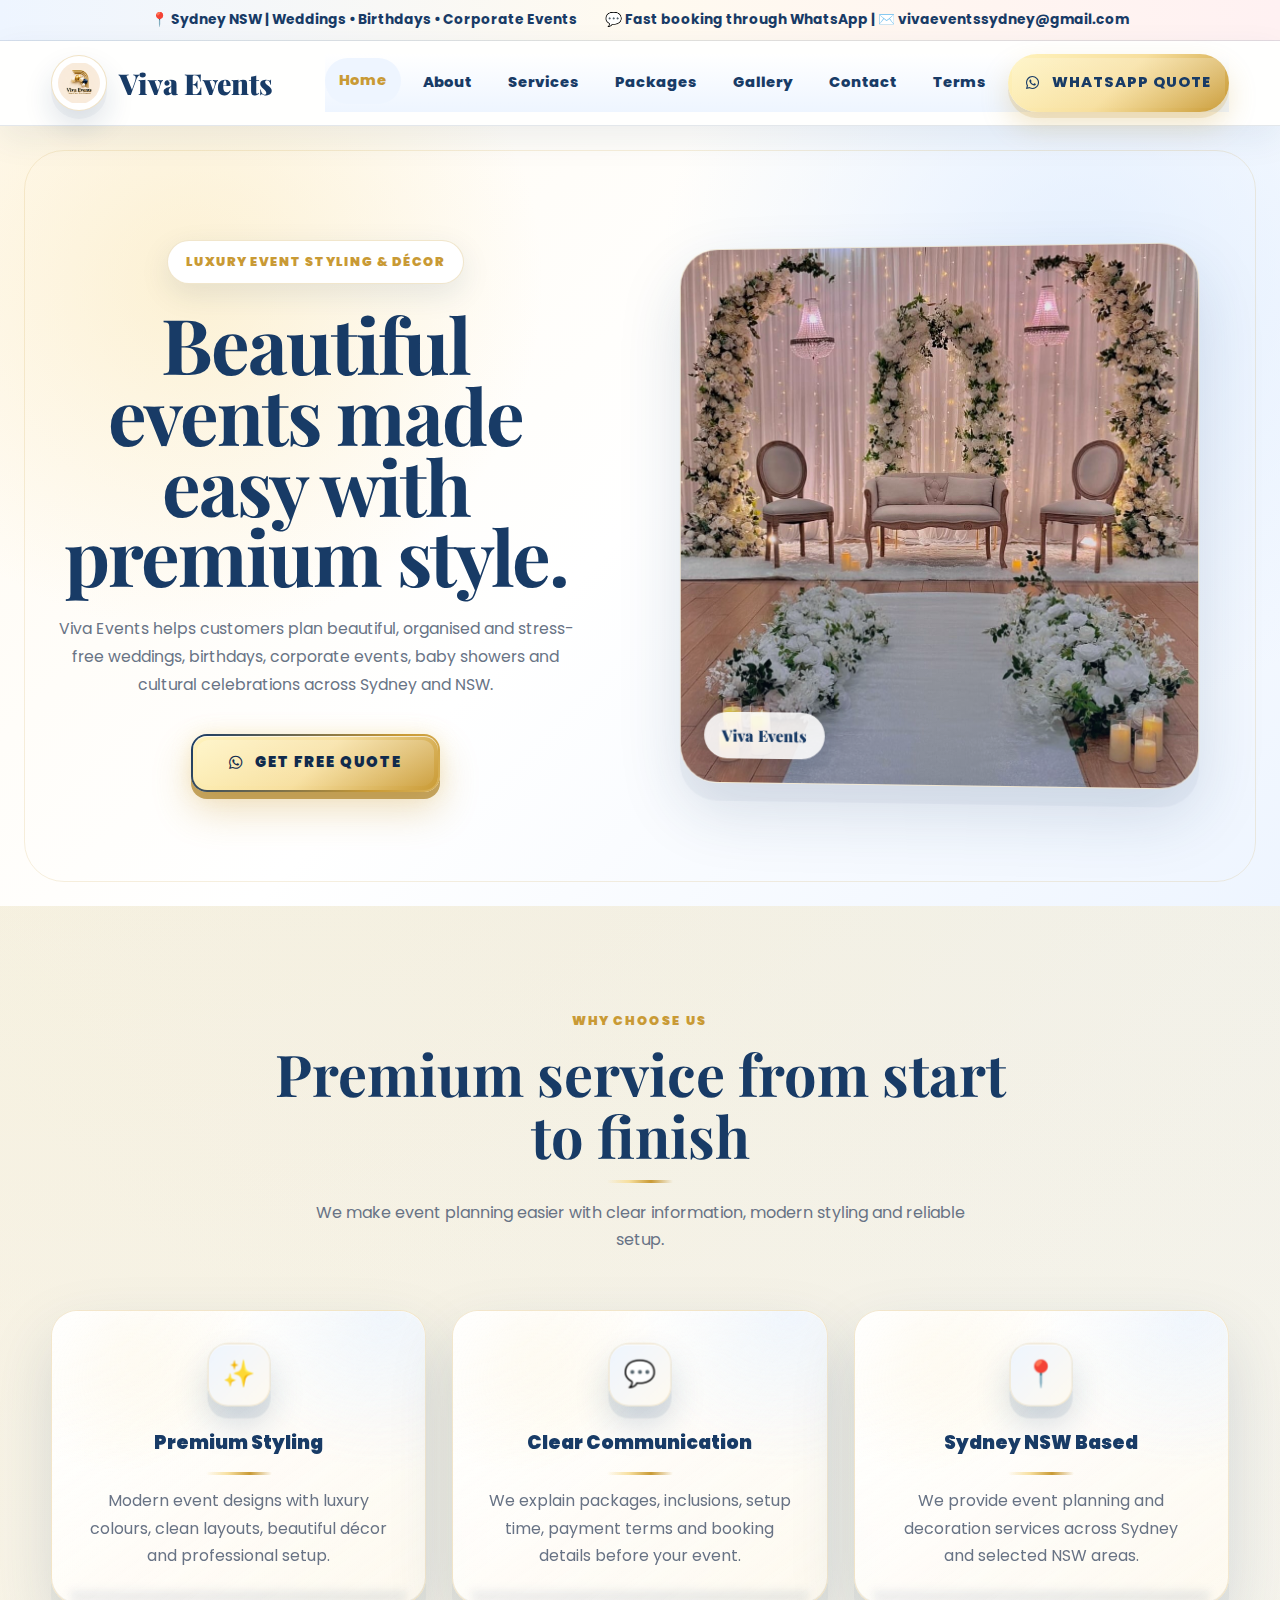
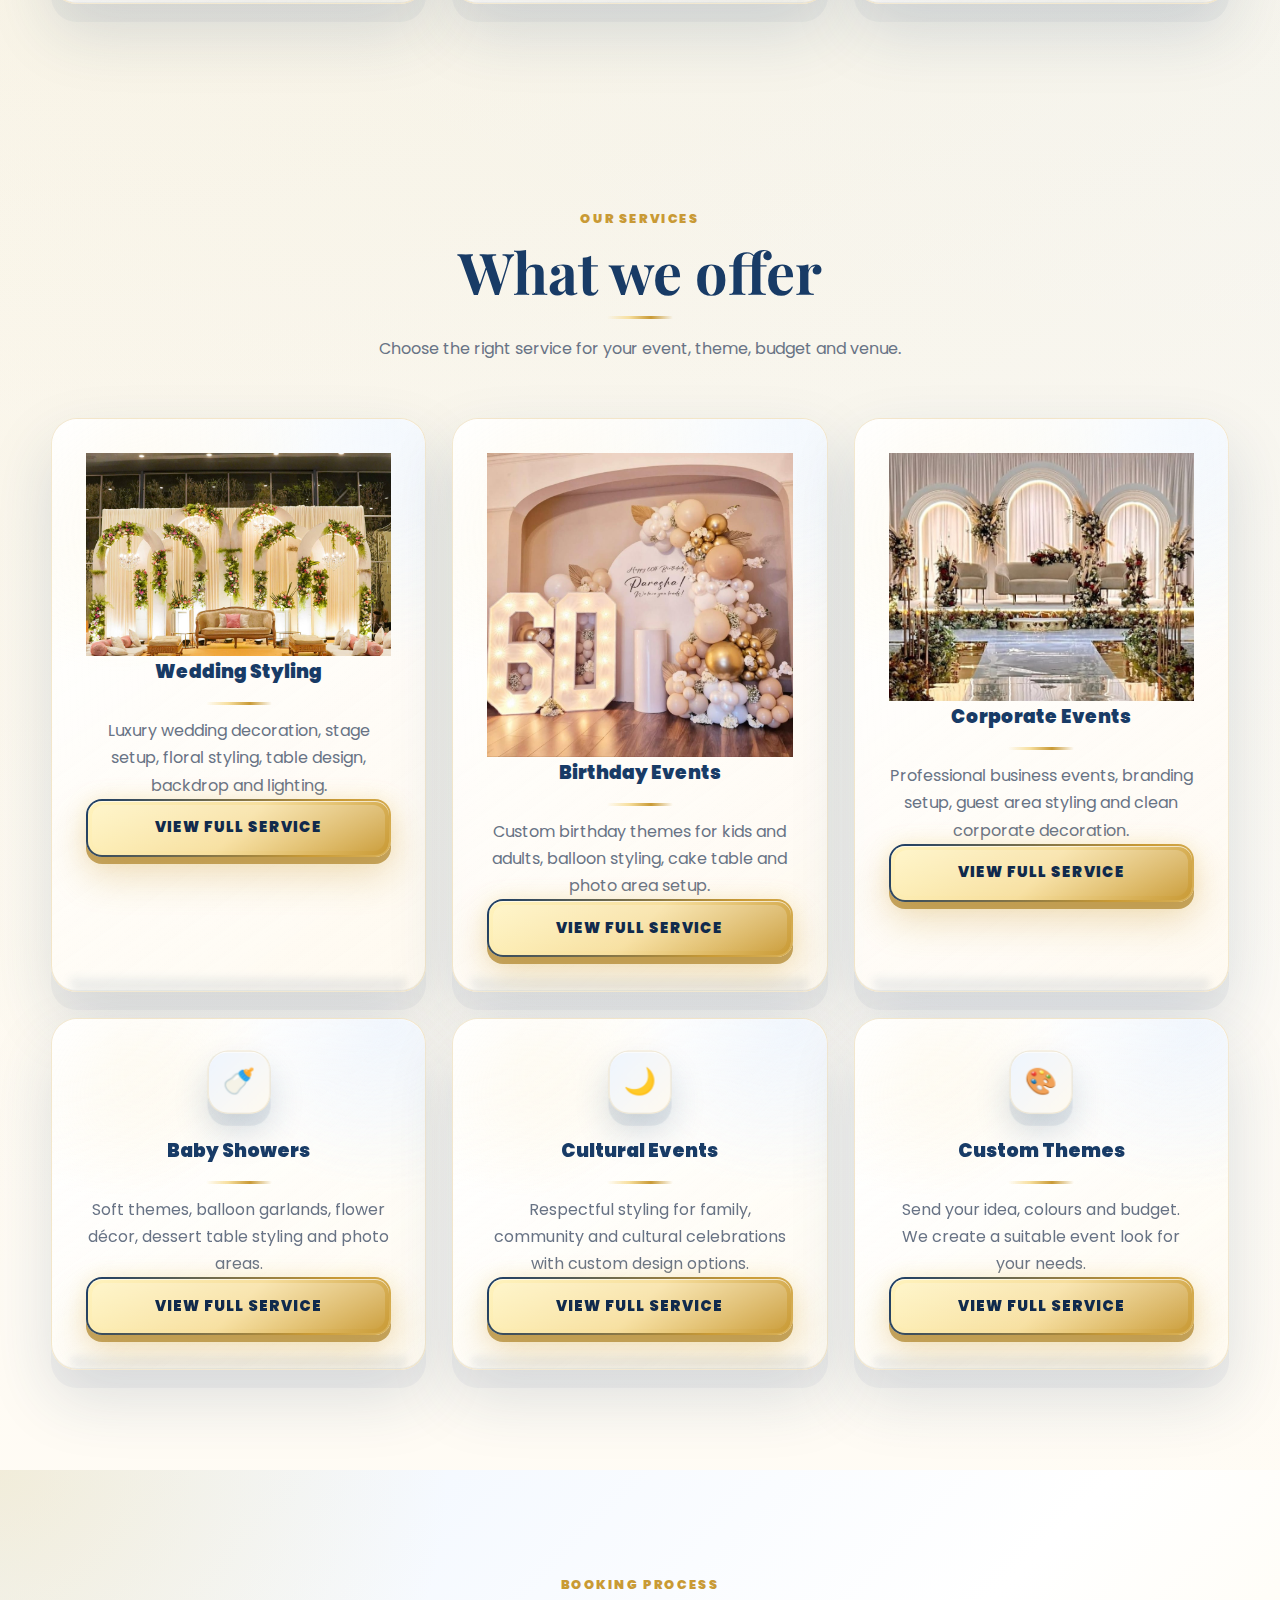
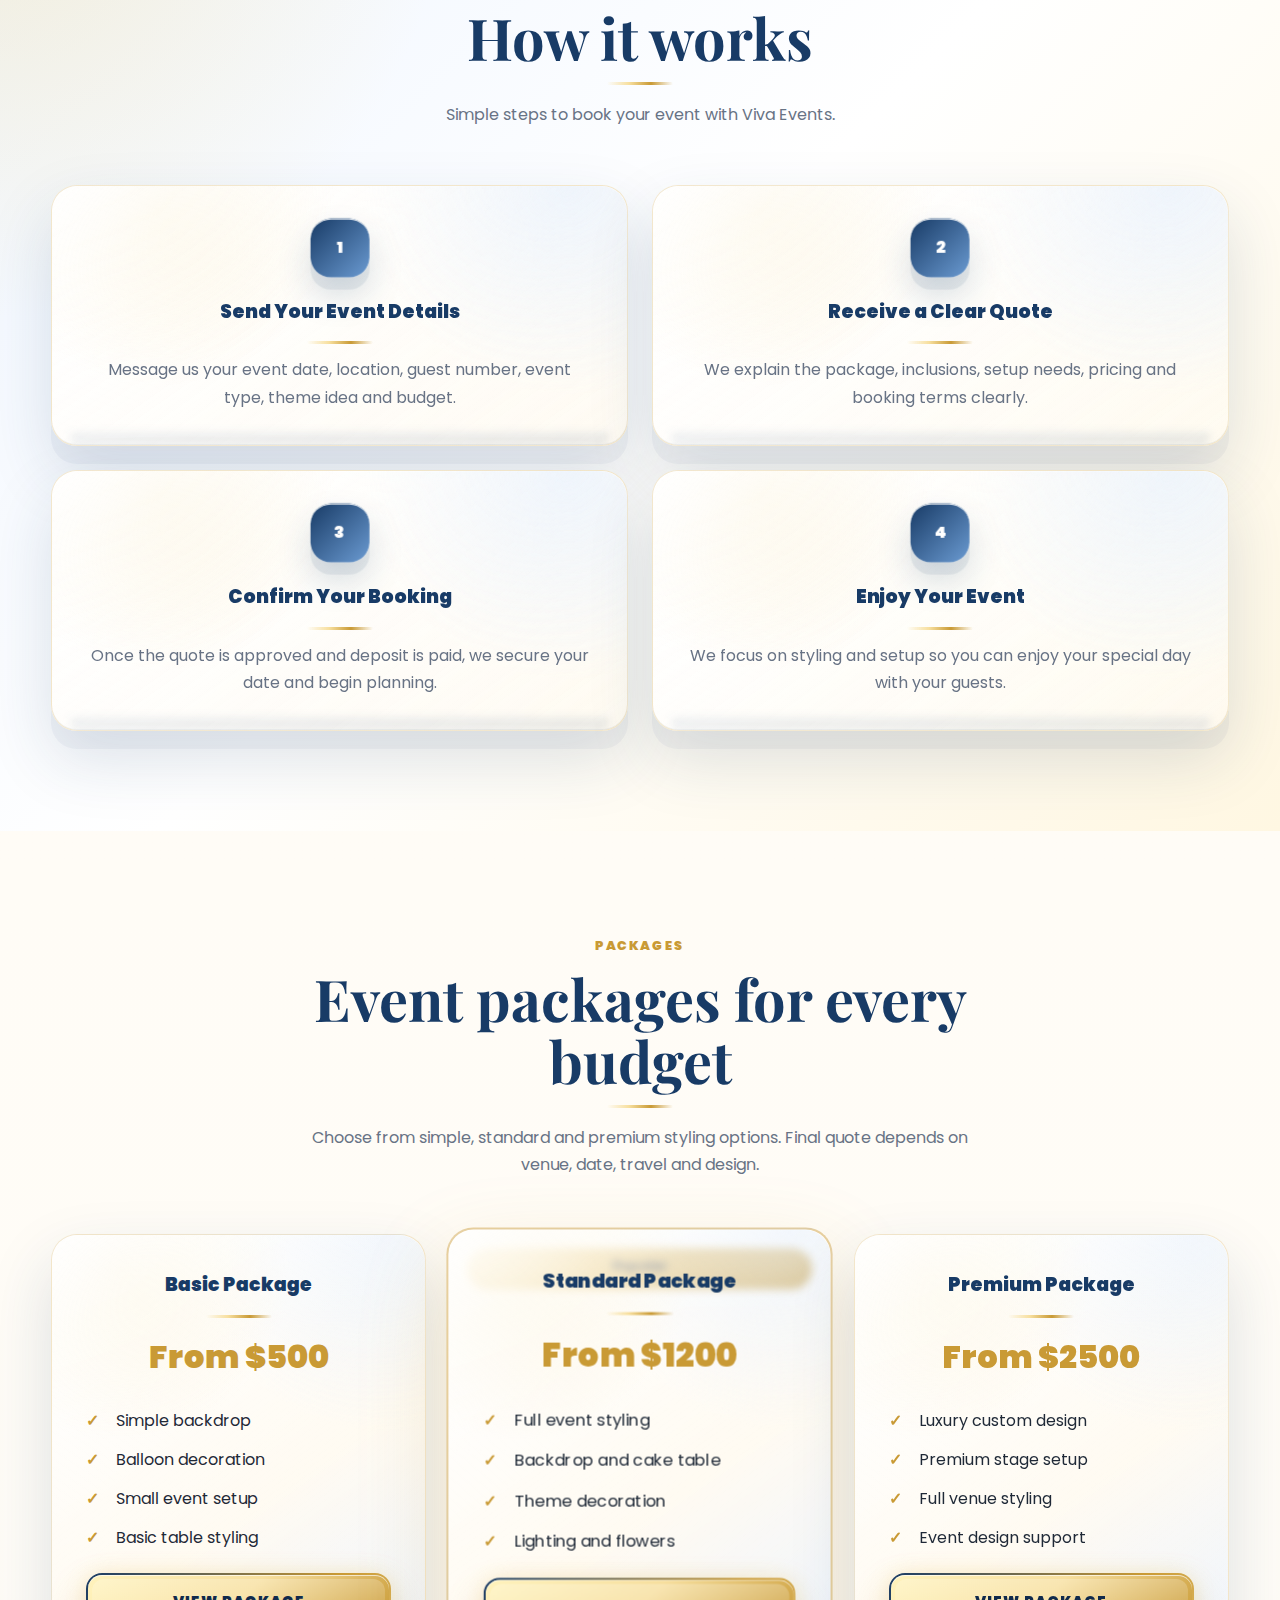
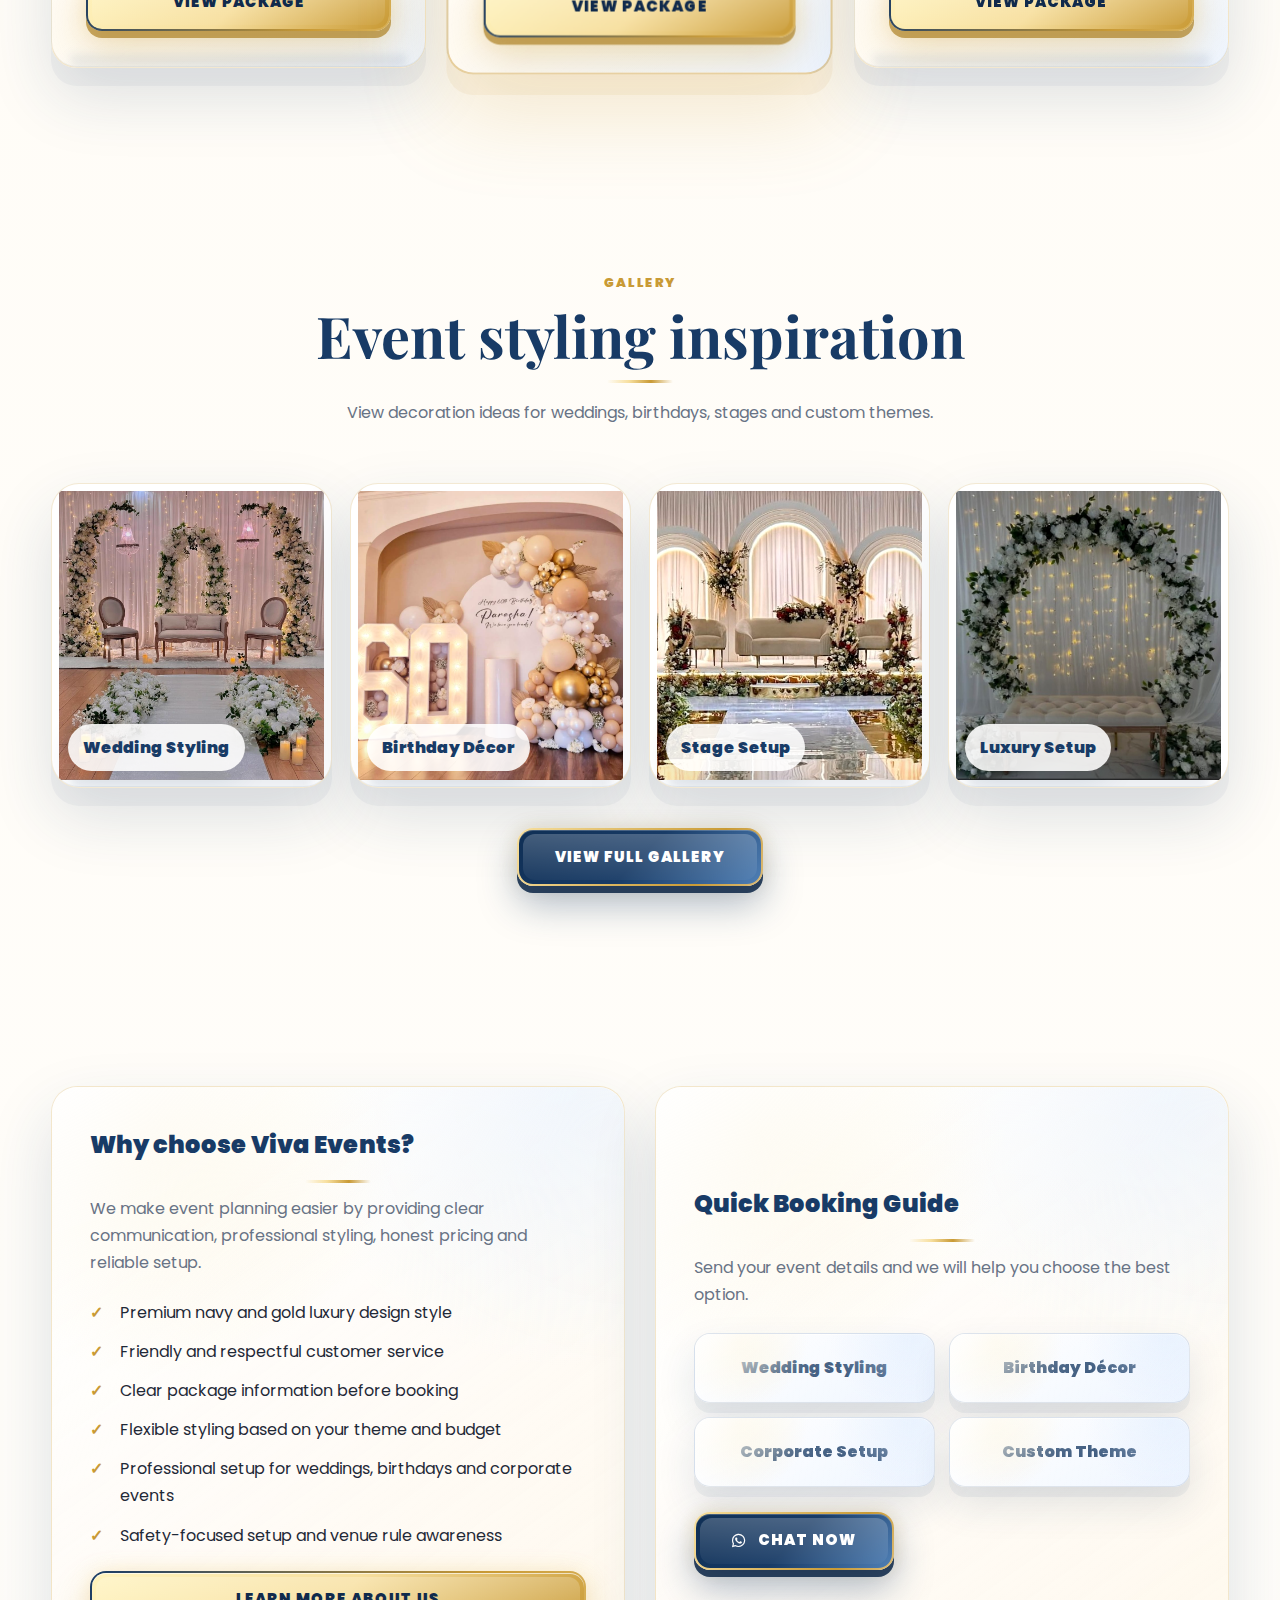
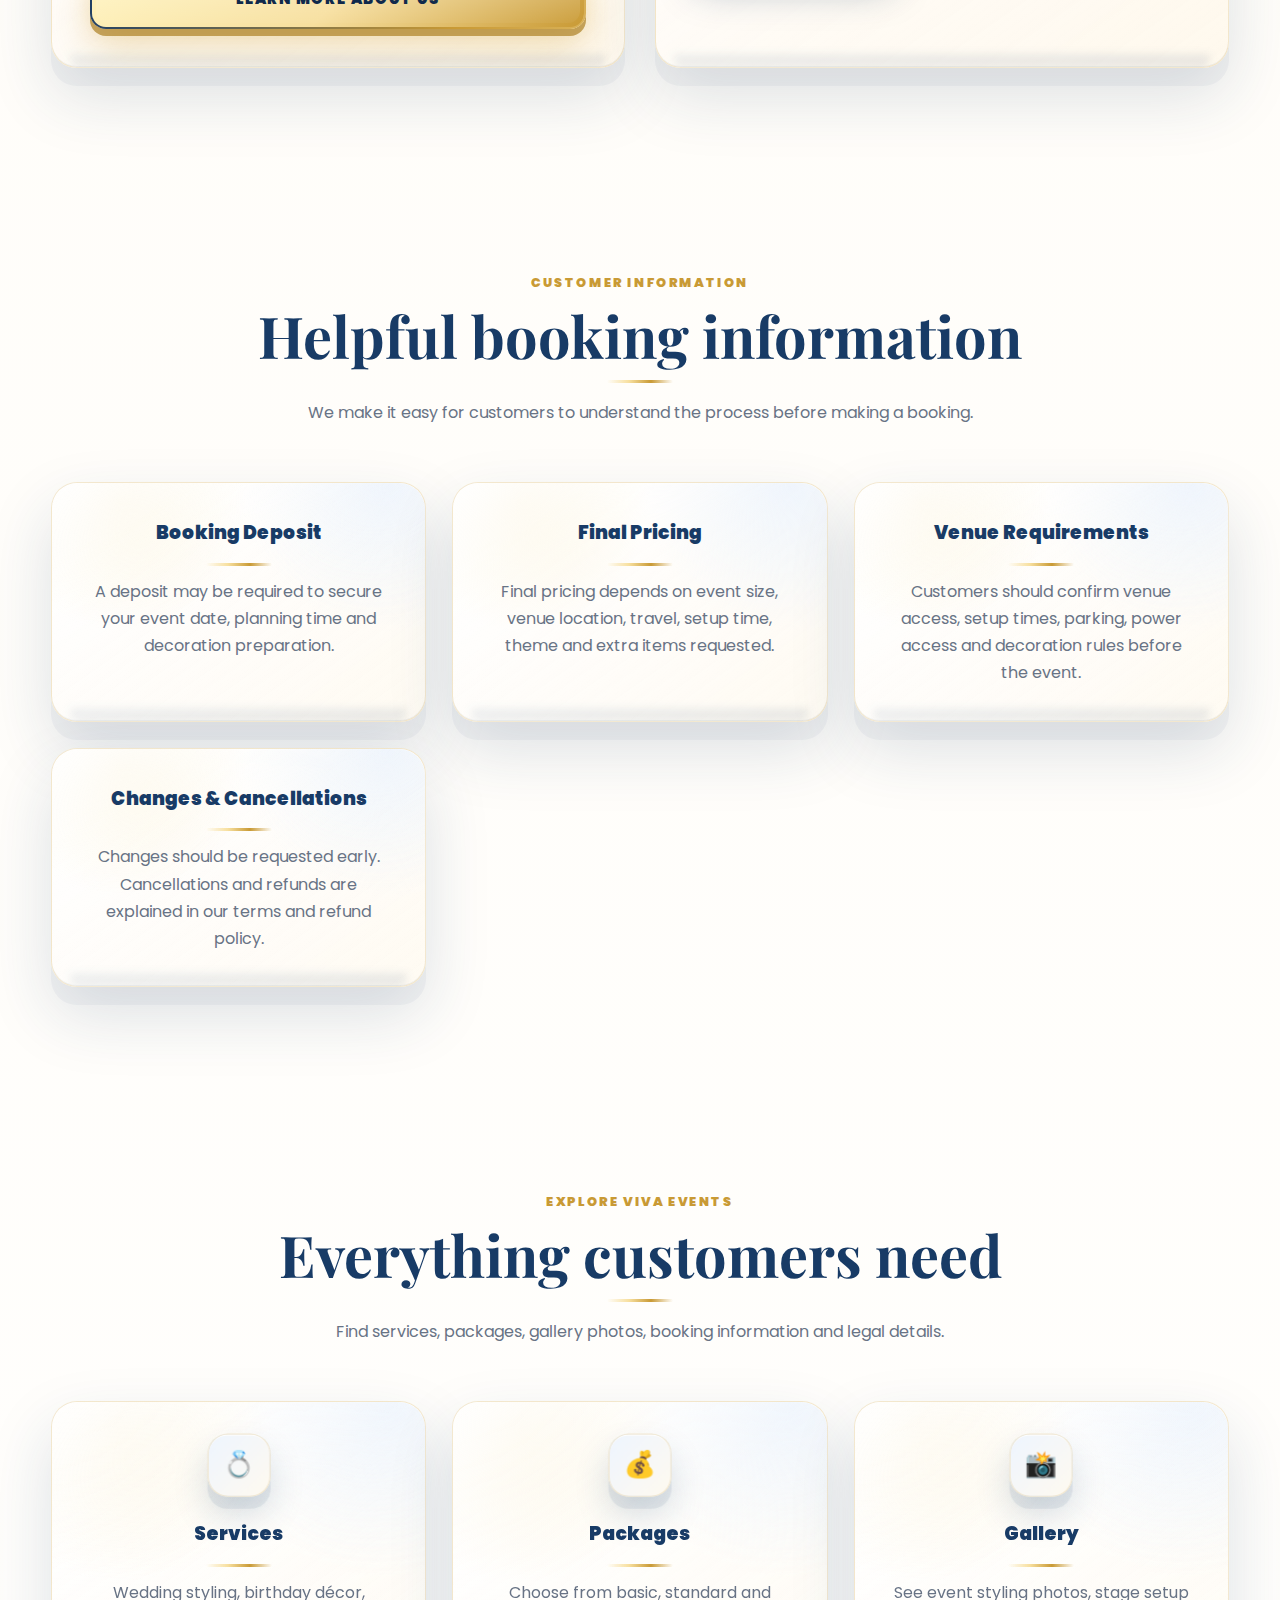
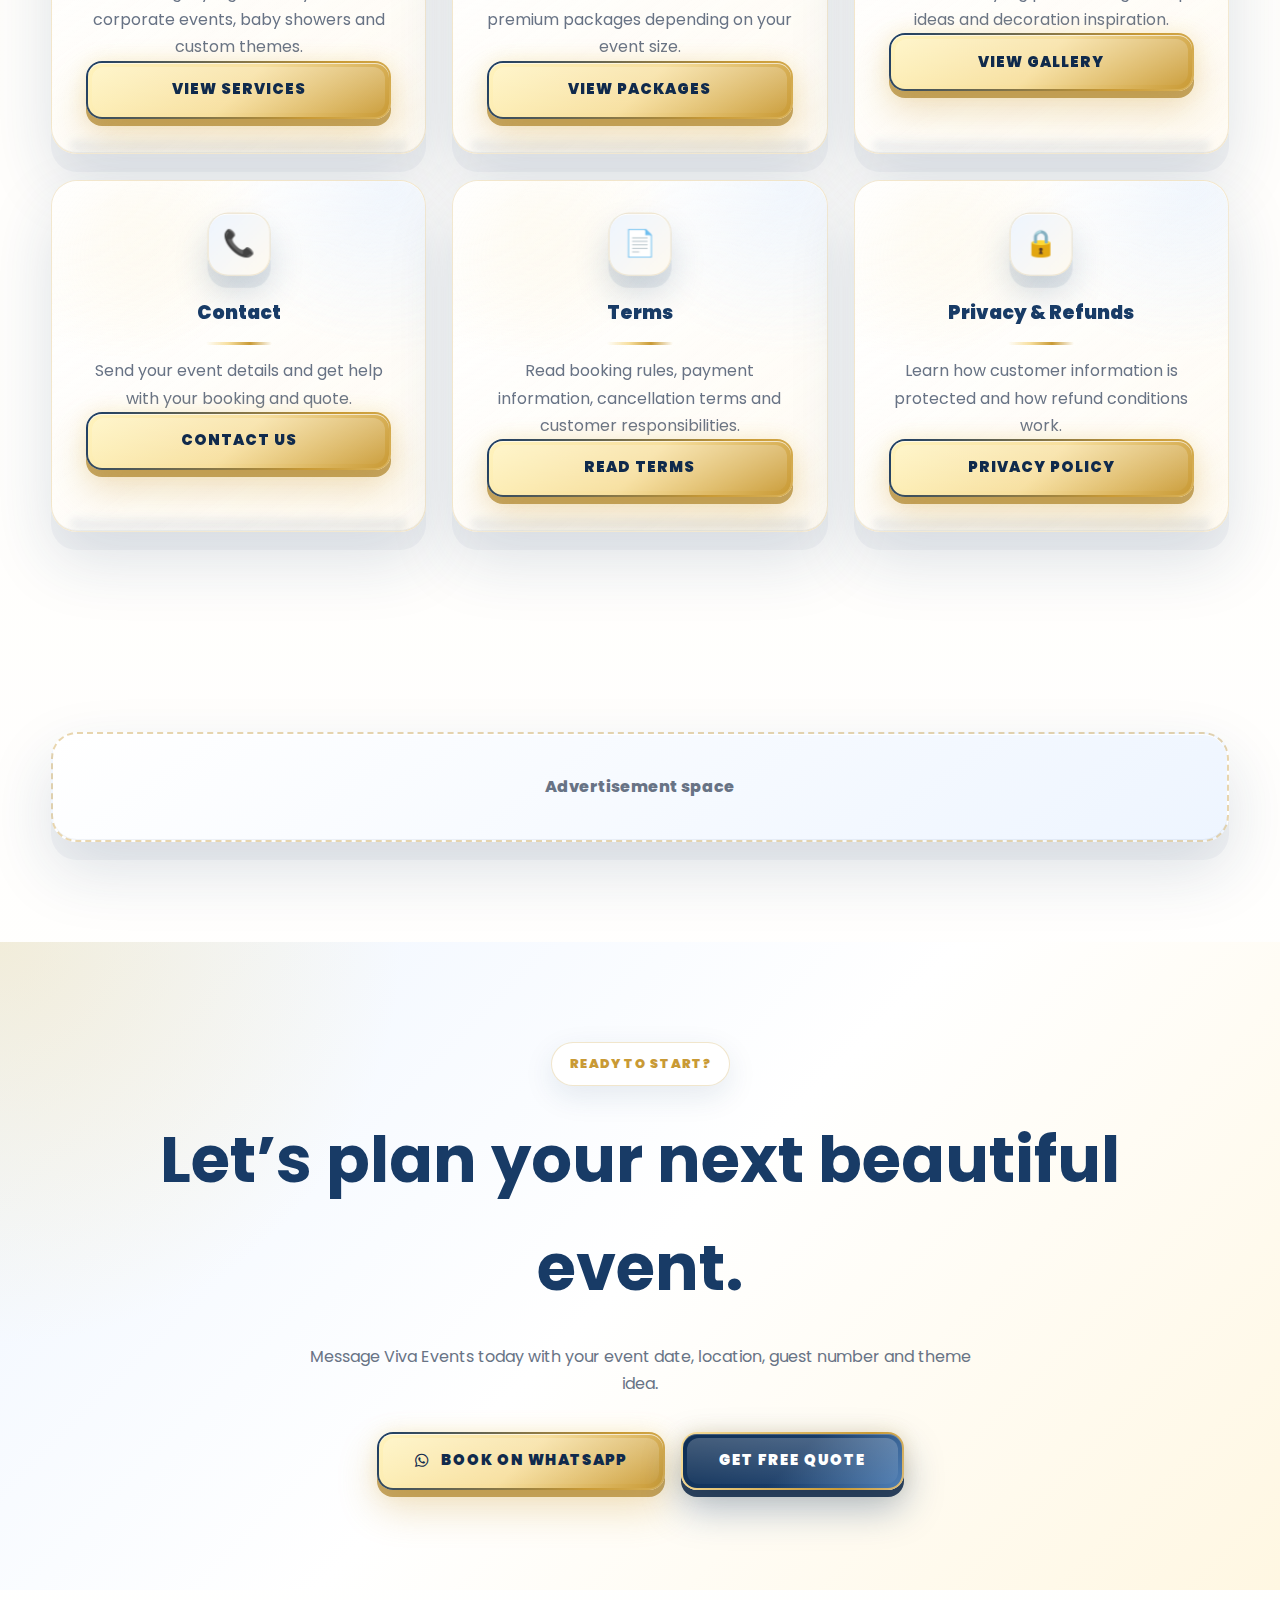
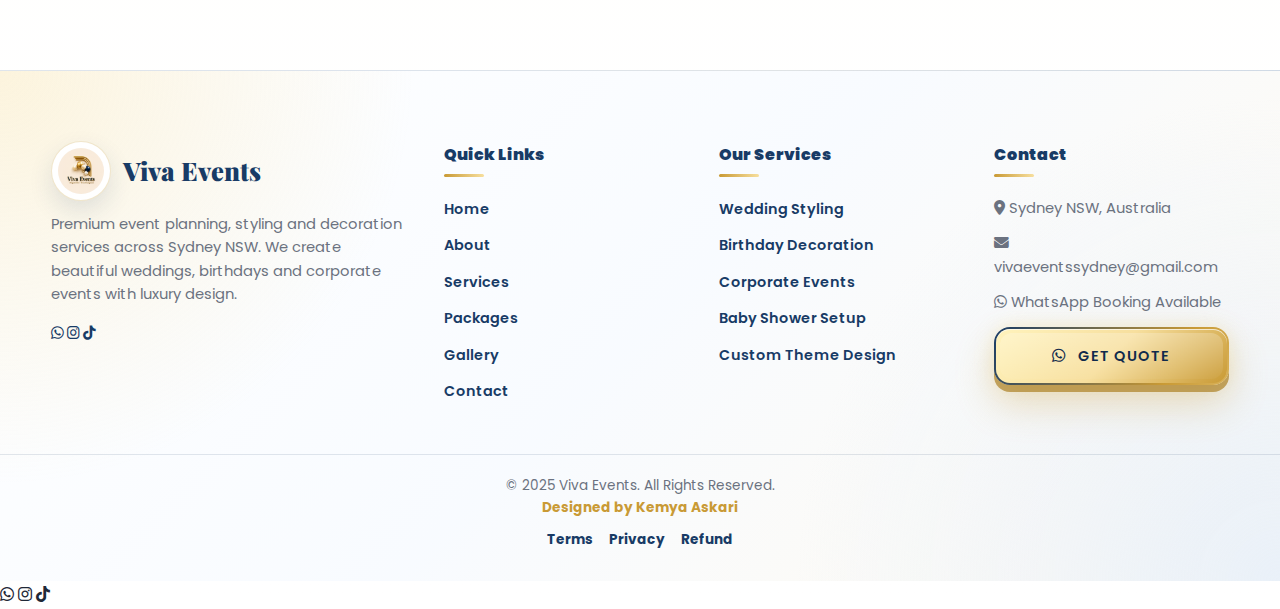
<file: index.html>
<!DOCTYPE html>
<html lang="en">
<head>
  <title>Viva Events | Event Planner Sydney NSW</title>
  <meta charset="UTF-8">
  <meta name="viewport" content="width=device-width, initial-scale=1.0">
  <meta name="description" content="Viva Events provides premium event planning, styling and decoration in Sydney NSW for weddings, birthdays, corporate events, baby showers and cultural celebrations.">
  <meta name="keywords" content="event planner Sydney, wedding planner NSW, birthday decoration Sydney, corporate events Australia, event styling Sydney">
  <meta name="author" content="Viva Events">
  <meta name="robots" content="index, follow">

  <meta property="og:title" content="Viva Events | Event Planner Sydney NSW">
  <meta property="og:description" content="Premium event planning, styling and decoration in Sydney NSW.">
  <meta property="og:type" content="website">
  <meta property="og:image" content="image/logo.png">

  <link rel="stylesheet" href="https://cdnjs.cloudflare.com/ajax/libs/font-awesome/6.5.0/css/all.min.css">
  <link rel="stylesheet" href="css/style.css">
  <script defer src="js/script.js"></script>
</head>

<body>

  <div class="topbar">
    <div class="container">
      <span>📍 Sydney NSW | Weddings • Birthdays • Corporate Events</span>
      <span>💬 Fast booking through WhatsApp | ✉️ vivaeventssydney@gmail.com</span>
    </div>
  </div>

  <header class="header">
    <div class="container nav-wrap">
      <a class="logo" href="index.html">
        <img src="image/logo.png" alt="Viva Events Logo" class="logo-img">
        <span class="logo-text">Viva Events</span>
      </a>

      <button class="menu-btn" id="menuBtn" type="button" aria-label="Open menu" aria-expanded="false">☰</button>

      <nav class="nav" id="nav">
        <div class="mobile-menu-head">
          <div class="mobile-menu-brand">
            <img src="image/logo.png" alt="Viva Events Logo" class="logo-img small">
            <span>Viva Events</span>
          </div>
          <button id="menuCloseBtn" class="menu-close" type="button" aria-label="Close menu">✕</button>
        </div>

        <a class="active" href="index.html">Home</a>
        <a href="about.html">About</a>
        <a href="services.html">Services</a>
        <a href="packages.html">Packages</a>
        <a href="gallery.html">Gallery</a>
        <a href="contact.html">Contact</a>
        <a href="terms.html">Terms</a>

        <a class="nav-mobile-cta" href="https://wa.me/message/VMZV2DOHDPECG1" target="_blank" rel="noopener">
          <i class="fab fa-whatsapp"></i> WhatsApp Quote
        </a>
      </nav>
    </div>
  </header>

  <div id="menuOverlay" class="menu-overlay"></div>

  <section class="hero">
    <div class="container hero-grid">
      <div>
        <span class="badge">Luxury Event Styling & Décor</span>
        <h1>Beautiful events made easy with premium style.</h1>

        <p>
          Viva Events helps customers plan beautiful, organised and stress-free
          weddings, birthdays, corporate events, baby showers and cultural celebrations across Sydney and NSW.
        </p>

        <div class="hero-actions premium-actions">
          <a href="https://wa.me/message/VMZV2DOHDPECG1" class="btn btn-primary" target="_blank" rel="noopener">
            <i class="fab fa-whatsapp"></i> Get Free Quote
          </a>
        </div>


      </div>

      <div class="image-slider">
        <img src="image/wedding.jpeg" class="slide active" alt="Wedding decoration">
        <img src="image/birthday.jpeg" class="slide" alt="Birthday decoration">
        <img src="image/stage-1.jpeg" class="slide" alt="Stage decoration">
        <img src="image/stage-2.jpeg" class="slide" alt="Luxury event styling">
      </div>
    </div>
  </section>

  <section class="section">
    <div class="container">
      <div class="section-title">
        <span>Why Choose Us</span>
        <h2>Premium service from start to finish</h2>
        <p>We make event planning easier with clear information, modern styling and reliable setup.</p>
      </div>

      <div class="cards">
        <div class="card">
          <div class="icon">✨</div>
          <h3>Premium Styling</h3>
          <p>Modern event designs with luxury colours, clean layouts, beautiful décor and professional setup.</p>
        </div>

        <div class="card">
          <div class="icon">💬</div>
          <h3>Clear Communication</h3>
          <p>We explain packages, inclusions, setup time, payment terms and booking details before your event.</p>
        </div>

        <div class="card">
          <div class="icon">📍</div>
          <h3>Sydney NSW Based</h3>
          <p>We provide event planning and decoration services across Sydney and selected NSW areas.</p>
        </div>
      </div>
    </div>
  </section>

  <section class="section">
    <div class="container">
      <div class="section-title">
        <span>Our Services</span>
        <h2>What we offer</h2>
        <p>Choose the right service for your event, theme, budget and venue.</p>
      </div>

      <div class="cards">
        <div class="card">
          <img src="image/background.jpeg" alt="Wedding styling">
          <h3>Wedding Styling</h3>
          <p>Luxury wedding decoration, stage setup, floral styling, table design, backdrop and lighting.</p>
          <a href="services.html" class="btn btn-primary card-btn">View Full Service</a>
        </div>

        <div class="card">
          <img src="image/birthday.jpeg" alt="Birthday events">
          <h3>Birthday Events</h3>
          <p>Custom birthday themes for kids and adults, balloon styling, cake table and photo area setup.</p>
          <a href="services.html" class="btn btn-primary card-btn">View Full Service</a>
        </div>

        <div class="card">
          <img src="image/stage-1.jpeg" alt="Corporate events">
          <h3>Corporate Events</h3>
          <p>Professional business events, branding setup, guest area styling and clean corporate decoration.</p>
          <a href="services.html" class="btn btn-primary card-btn">View Full Service</a>
        </div>

        <div class="card">
          <div class="icon">🍼</div>
          <h3>Baby Showers</h3>
          <p>Soft themes, balloon garlands, flower décor, dessert table styling and photo areas.</p>
          <a href="services.html" class="btn btn-primary card-btn">View Full Service</a>
        </div>

        <div class="card">
          <div class="icon">🌙</div>
          <h3>Cultural Events</h3>
          <p>Respectful styling for family, community and cultural celebrations with custom design options.</p>
          <a href="services.html" class="btn btn-primary card-btn">View Full Service</a>
        </div>

        <div class="card">
          <div class="icon">🎨</div>
          <h3>Custom Themes</h3>
          <p>Send your idea, colours and budget. We create a suitable event look for your needs.</p>
          <a href="services.html" class="btn btn-primary card-btn">View Full Service</a>
        </div>
      </div>
    </div>
  </section>

  <section class="section dark">
    <div class="container">
      <div class="section-title">
        <span>Booking Process</span>
        <h2>How it works</h2>
        <p>Simple steps to book your event with Viva Events.</p>
      </div>

      <div class="steps">
        <div class="step">
          <span class="num">1</span>
          <div>
            <h3>Send Your Event Details</h3>
            <p>Message us your event date, location, guest number, event type, theme idea and budget.</p>
          </div>
        </div>

        <div class="step">
          <span class="num">2</span>
          <div>
            <h3>Receive a Clear Quote</h3>
            <p>We explain the package, inclusions, setup needs, pricing and booking terms clearly.</p>
          </div>
        </div>

        <div class="step">
          <span class="num">3</span>
          <div>
            <h3>Confirm Your Booking</h3>
            <p>Once the quote is approved and deposit is paid, we secure your date and begin planning.</p>
          </div>
        </div>

        <div class="step">
          <span class="num">4</span>
          <div>
            <h3>Enjoy Your Event</h3>
            <p>We focus on styling and setup so you can enjoy your special day with your guests.</p>
          </div>
        </div>
      </div>
    </div>
  </section>

  <section class="section">
    <div class="container">
      <div class="section-title">
        <span>Packages</span>
        <h2>Event packages for every budget</h2>
        <p>Choose from simple, standard and premium styling options. Final quote depends on venue, date, travel and design.</p>
      </div>

      <div class="packages">
        <div class="card">
          <h3>Basic Package</h3>
          <p class="price">From $500</p>
          <ul class="list">
            <li>Simple backdrop</li>
            <li>Balloon decoration</li>
            <li>Small event setup</li>
            <li>Basic table styling</li>
          </ul>
          <a href="packages.html" class="btn btn-primary card-btn">View Package</a>
        </div>

        <div class="card popular">
          <h3>Standard Package</h3>
          <p class="price">From $1200</p>
          <ul class="list">
            <li>Full event styling</li>
            <li>Backdrop and cake table</li>
            <li>Theme decoration</li>
            <li>Lighting and flowers</li>
          </ul>
          <a href="packages.html" class="btn btn-primary card-btn">View Package</a>
        </div>

        <div class="card">
          <h3>Premium Package</h3>
          <p class="price">From $2500</p>
          <ul class="list">
            <li>Luxury custom design</li>
            <li>Premium stage setup</li>
            <li>Full venue styling</li>
            <li>Event design support</li>
          </ul>
          <a href="packages.html" class="btn btn-primary card-btn">View Package</a>
        </div>
      </div>
    </div>
  </section>

  <section class="section">
    <div class="container">
      <div class="section-title">
        <span>Gallery</span>
        <h2>Event styling inspiration</h2>
        <p>View decoration ideas for weddings, birthdays, stages and custom themes.</p>
      </div>

      <div class="gallery">
        <div>
          <img src="image/wedding.jpeg" alt="Wedding styling">
          <span>Wedding Styling</span>
        </div>

        <div>
          <img src="image/birthday.jpeg" alt="Birthday decor">
          <span>Birthday Décor</span>
        </div>

        <div>
          <img src="image/stage-1.jpeg" alt="Stage setup">
          <span>Stage Setup</span>
        </div>

        <div>
          <img src="image/stage-2.jpeg" alt="Luxury setup">
          <span>Luxury Setup</span>
        </div>
      </div>

      <div style="text-align:center; margin-top:40px;">
        <a href="gallery.html" class="btn btn-dark">View Full Gallery</a>
      </div>
    </div>
  </section>

  <section class="section">
    <div class="container split">
      <div class="panel">
        <h2>Why choose Viva Events?</h2>
        <p>
          We make event planning easier by providing clear communication,
          professional styling, honest pricing and reliable setup.
        </p>

        <ul class="list">
          <li>Premium navy and gold luxury design style</li>
          <li>Friendly and respectful customer service</li>
          <li>Clear package information before booking</li>
          <li>Flexible styling based on your theme and budget</li>
          <li>Professional setup for weddings, birthdays and corporate events</li>
          <li>Safety-focused setup and venue rule awareness</li>
        </ul>

        <a href="about.html" class="btn btn-primary">Learn More About Us</a>
      </div>

      <div class="panel">
        <h2>Quick Booking Guide</h2>
        <p>Send your event details and we will help you choose the best option.</p>

        <div class="mini-grid">
          <div class="mini">Wedding Styling</div>
          <div class="mini">Birthday Décor</div>
          <div class="mini">Corporate Setup</div>
          <div class="mini">Custom Theme</div>
        </div>

        <div style="margin-top:25px;">
          <a href="https://wa.me/message/VMZV2DOHDPECG1" target="_blank" rel="noopener" class="btn btn-dark">
            <i class="fab fa-whatsapp"></i> Chat Now
          </a>
        </div>
      </div>
    </div>
  </section>

  <section class="section">
    <div class="container">
      <div class="section-title">
        <span>Customer Information</span>
        <h2>Helpful booking information</h2>
        <p>We make it easy for customers to understand the process before making a booking.</p>
      </div>

      <div class="legal-grid">
        <div class="legal-box">
          <h3>Booking Deposit</h3>
          <p>A deposit may be required to secure your event date, planning time and decoration preparation.</p>
        </div>

        <div class="legal-box">
          <h3>Final Pricing</h3>
          <p>Final pricing depends on event size, venue location, travel, setup time, theme and extra items requested.</p>
        </div>

        <div class="legal-box">
          <h3>Venue Requirements</h3>
          <p>Customers should confirm venue access, setup times, parking, power access and decoration rules before the event.</p>
        </div>

        <div class="legal-box">
          <h3>Changes & Cancellations</h3>
          <p>Changes should be requested early. Cancellations and refunds are explained in our terms and refund policy.</p>
        </div>
      </div>
    </div>
  </section>

  <section class="section">
    <div class="container">
      <div class="section-title">
        <span>Explore Viva Events</span>
        <h2>Everything customers need</h2>
        <p>Find services, packages, gallery photos, booking information and legal details.</p>
      </div>

      <div class="cards">
        <div class="card">
          <div class="icon">💍</div>
          <h3>Services</h3>
          <p>Wedding styling, birthday décor, corporate events, baby showers and custom themes.</p>
          <a href="services.html" class="btn btn-primary card-btn">View Services</a>
        </div>

        <div class="card">
          <div class="icon">💰</div>
          <h3>Packages</h3>
          <p>Choose from basic, standard and premium packages depending on your event size.</p>
          <a href="packages.html" class="btn btn-primary card-btn">View Packages</a>
        </div>

        <div class="card">
          <div class="icon">📸</div>
          <h3>Gallery</h3>
          <p>See event styling photos, stage setup ideas and decoration inspiration.</p>
          <a href="gallery.html" class="btn btn-primary card-btn">View Gallery</a>
        </div>

        <div class="card">
          <div class="icon">📞</div>
          <h3>Contact</h3>
          <p>Send your event details and get help with your booking and quote.</p>
          <a href="contact.html" class="btn btn-primary card-btn">Contact Us</a>
        </div>

        <div class="card">
          <div class="icon">📄</div>
          <h3>Terms</h3>
          <p>Read booking rules, payment information, cancellation terms and customer responsibilities.</p>
          <a href="terms.html" class="btn btn-primary card-btn">Read Terms</a>
        </div>

        <div class="card">
          <div class="icon">🔒</div>
          <h3>Privacy & Refunds</h3>
          <p>Learn how customer information is protected and how refund conditions work.</p>
          <a href="privacy.html" class="btn btn-primary card-btn">Privacy Policy</a>
        </div>
      </div>
    </div>
  </section>

  <div class="section">
    <div class="container">
      <div class="ad-slot">Advertisement space</div>
    </div>
  </div>

  <section class="section dark">
    <div class="container" style="text-align:center;">
      <span class="badge">Ready to start?</span>

      <h2 style="font-size:clamp(2rem,5vw,4rem); margin:20px 0;">
        Let’s plan your next beautiful event.
      </h2>

      <p style="max-width:700px; margin:auto;">
        Message Viva Events today with your event date, location, guest number and theme idea.
      </p>

      <div class="hero-actions" style="justify-content:center;">
        <a href="https://wa.me/message/VMZV2DOHDPECG1" class="btn btn-primary" target="_blank" rel="noopener">
          <i class="fab fa-whatsapp"></i> Book on WhatsApp
        </a>

        <a href="contact.html" class="btn btn-light">Get Free Quote</a>
      </div>
    </div>
  </section>

  <footer class="footer">
    <div class="container footer-grid">
      <div class="footer-col">
        <div class="footer-logo">
          <img src="image/logo.png" alt="Viva Events Logo">
          <h3>Viva Events</h3>
        </div>

        <p>
          Premium event planning, styling and decoration services across Sydney NSW.
          We create beautiful weddings, birthdays and corporate events with luxury design.
        </p>

        <div class="footer-social">
          <a href="https://wa.me/message/VMZV2DOHDPECG1" target="_blank" rel="noopener" class="whatsapp" aria-label="WhatsApp">
            <i class="fab fa-whatsapp"></i>
          </a>

          <a href="https://www.instagram.com/zartaa_askari" target="_blank" rel="noopener" class="instagram" aria-label="Instagram">
            <i class="fab fa-instagram"></i>
          </a>

          <a href="https://www.tiktok.com/@zartaa4" target="_blank" rel="noopener" class="tiktok" aria-label="TikTok">
            <i class="fab fa-tiktok"></i>
          </a>
        </div>
      </div>

      <div class="footer-col">
        <h4>Quick Links</h4>
        <a href="index.html">Home</a>
        <a href="about.html">About</a>
        <a href="services.html">Services</a>
        <a href="packages.html">Packages</a>
        <a href="gallery.html">Gallery</a>
        <a href="contact.html">Contact</a>
      </div>

      <div class="footer-col">
        <h4>Our Services</h4>
        <a href="services.html">Wedding Styling</a>
        <a href="services.html">Birthday Decoration</a>
        <a href="services.html">Corporate Events</a>
        <a href="services.html">Baby Shower Setup</a>
        <a href="services.html">Custom Theme Design</a>
      </div>

      <div class="footer-col">
        <h4>Contact</h4>
        <p><i class="fa-solid fa-location-dot"></i> Sydney NSW, Australia</p>
        <p><i class="fa-solid fa-envelope"></i> vivaeventssydney@gmail.com</p>
        <p><i class="fa-brands fa-whatsapp"></i> WhatsApp Booking Available</p>

        <a href="https://wa.me/message/VMZV2DOHDPECG1" target="_blank" rel="noopener" class="footer-btn">
          <i class="fab fa-whatsapp"></i> Get Quote
        </a>
      </div>
    </div>

    <div class="footer-bottom">
      <p>
        © 2025 Viva Events. All Rights Reserved.<br>
        <span class="designer">Designed by Kemya Askari</span>
      </p>

      <div class="footer-legal">
        <a href="terms.html">Terms</a>
        <a href="privacy.html">Privacy</a>
        <a href="refund.html">Refund</a>
      </div>
    </div>
  </footer>

  <div class="floating">
    <a class="whatsapp" href="https://wa.me/message/VMZV2DOHDPECG1" target="_blank" rel="noopener" title="WhatsApp">
      <i class="fab fa-whatsapp"></i>
    </a>

    <a class="instagram" href="https://www.instagram.com/zartaa_askari" target="_blank" rel="noopener" title="Instagram">
      <i class="fab fa-instagram"></i>
    </a>

    <a class="tiktok" href="https://www.tiktok.com/@zartaa4" target="_blank" rel="noopener" title="TikTok">
      <i class="fab fa-tiktok"></i>
    </a>
  </div>

</body>
</html>
</file>
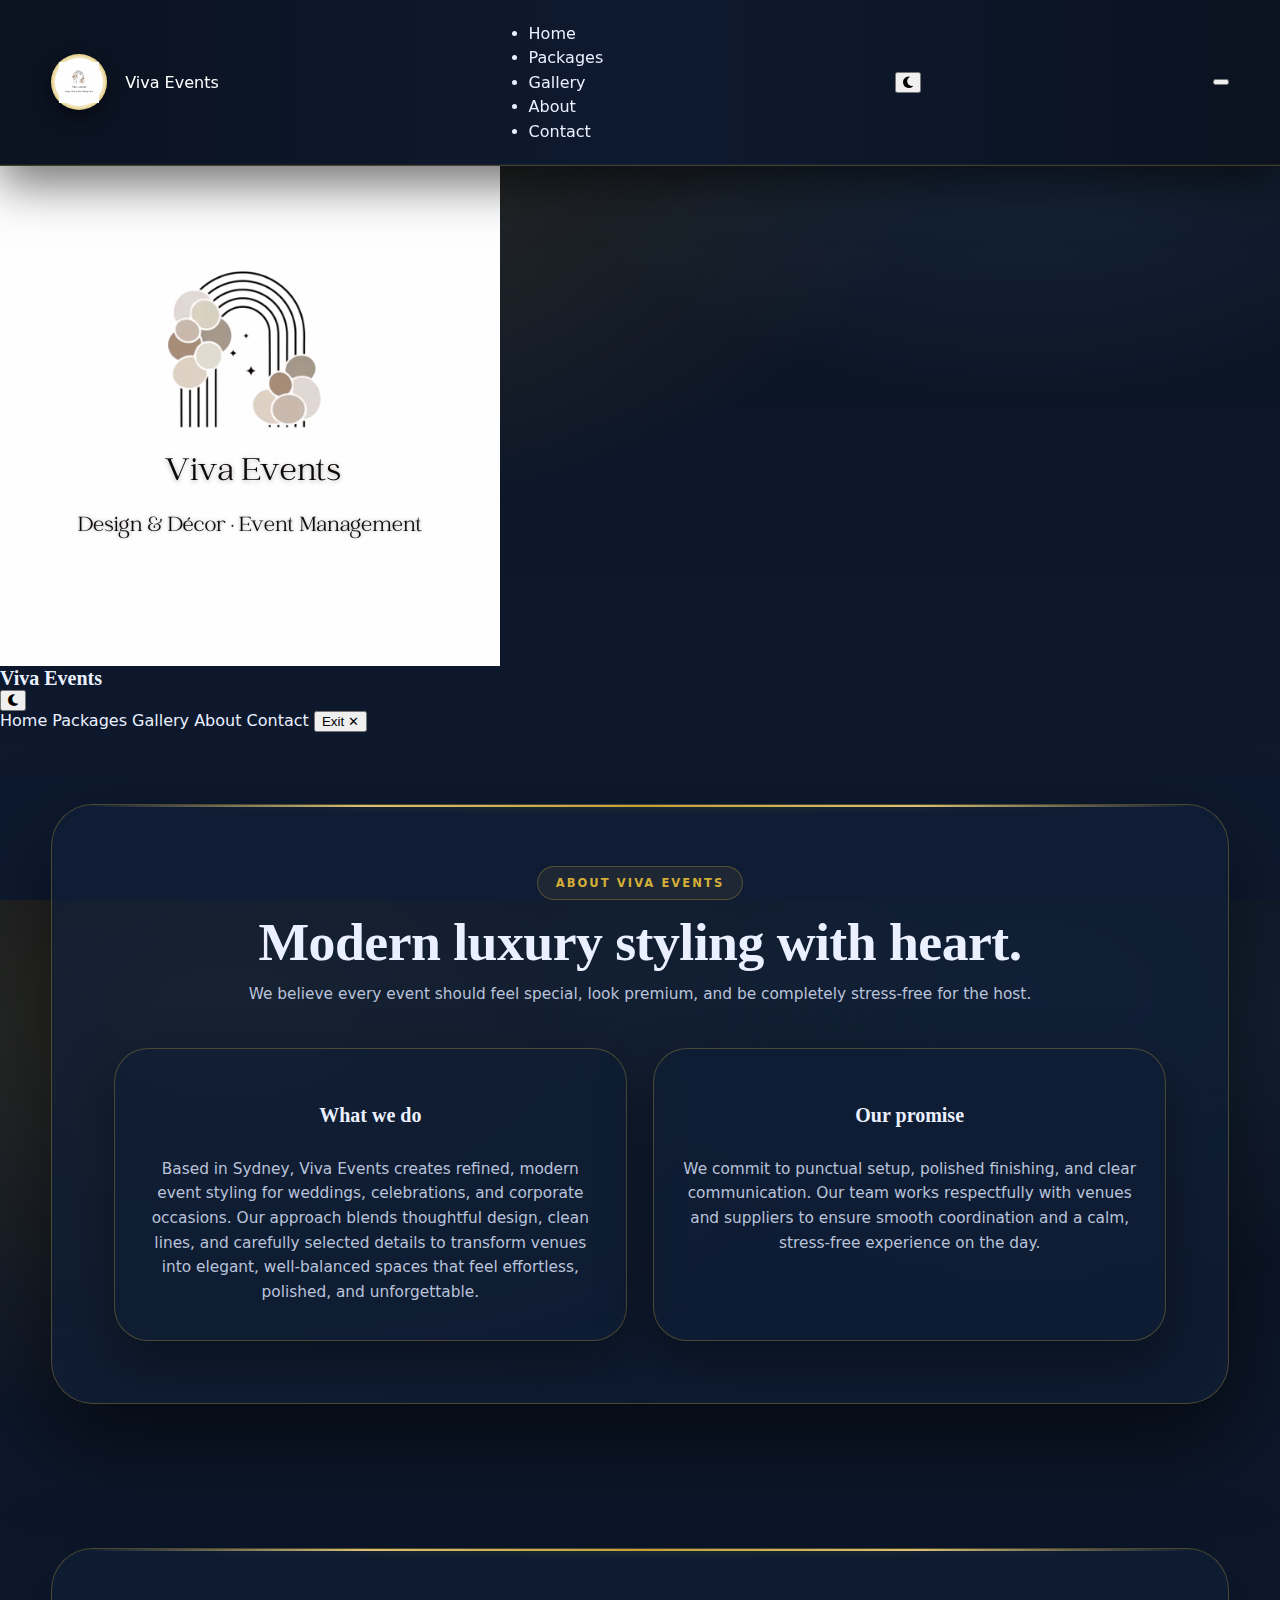
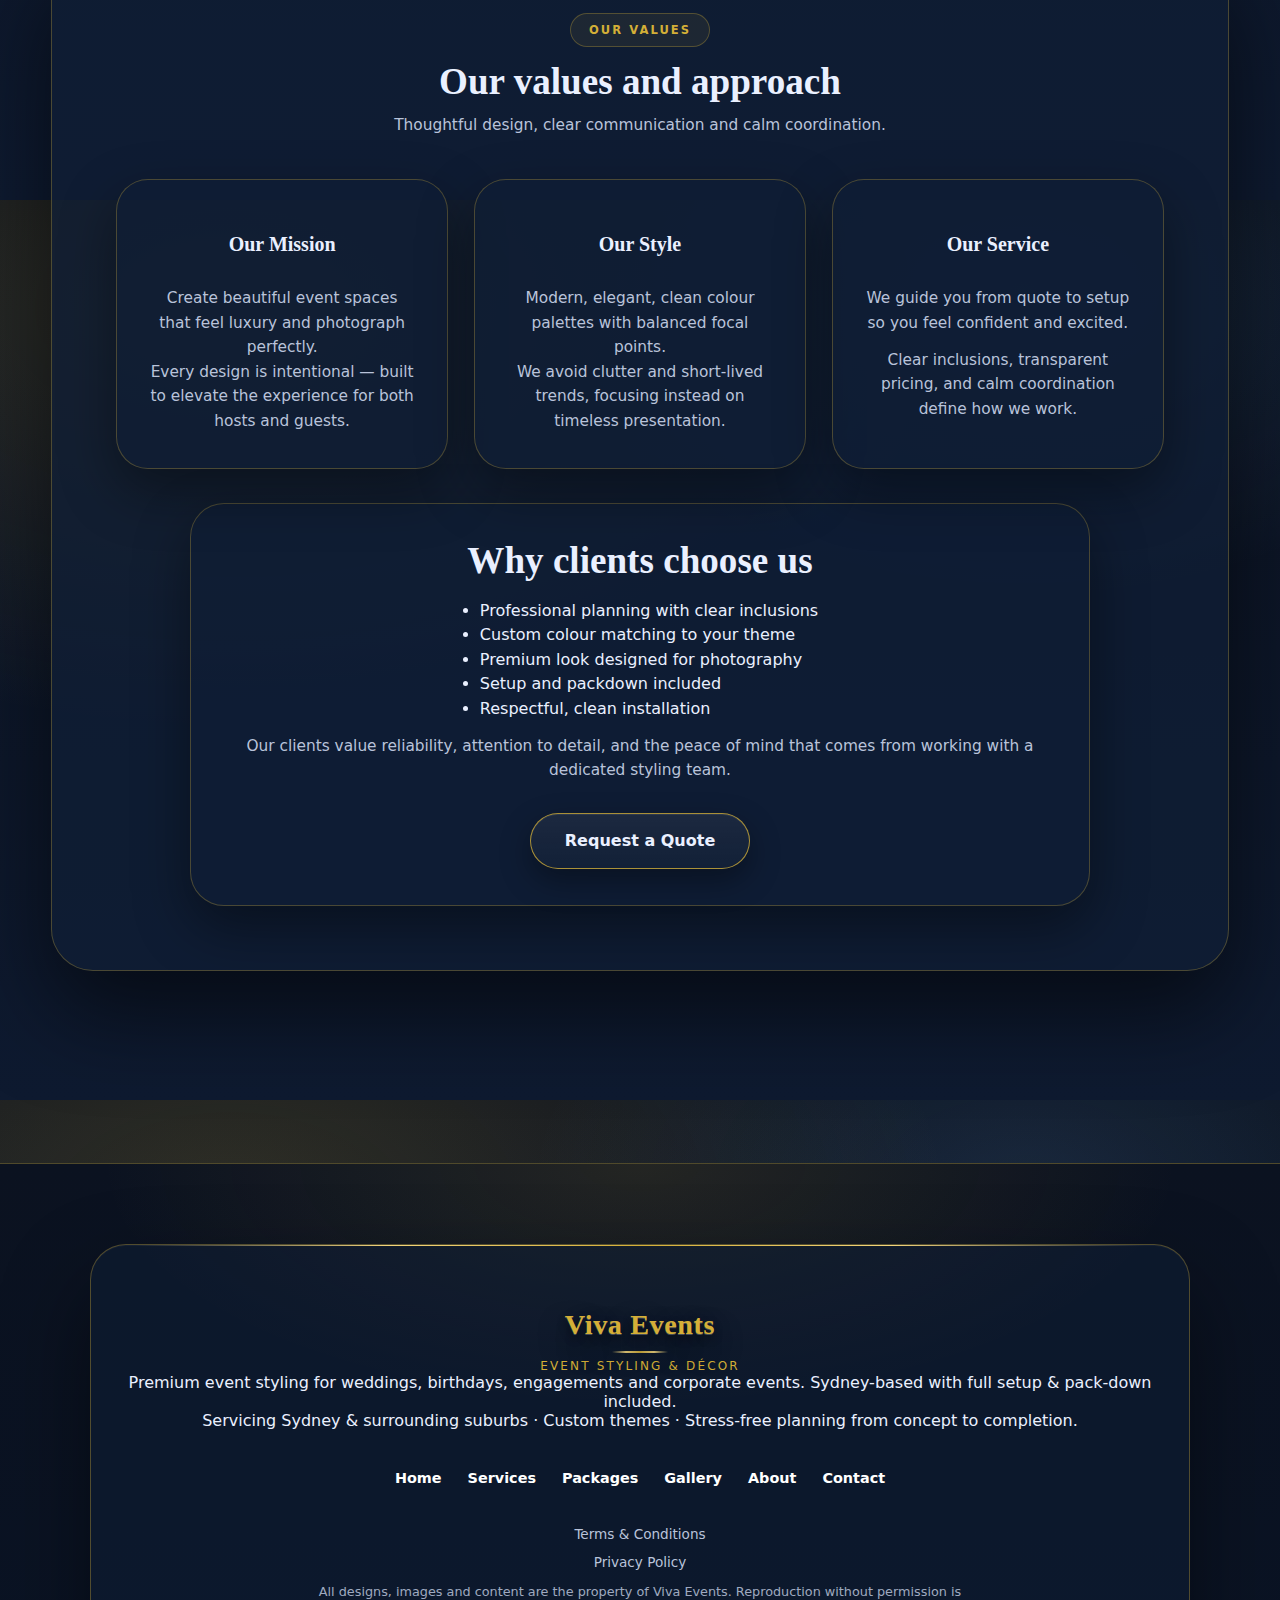
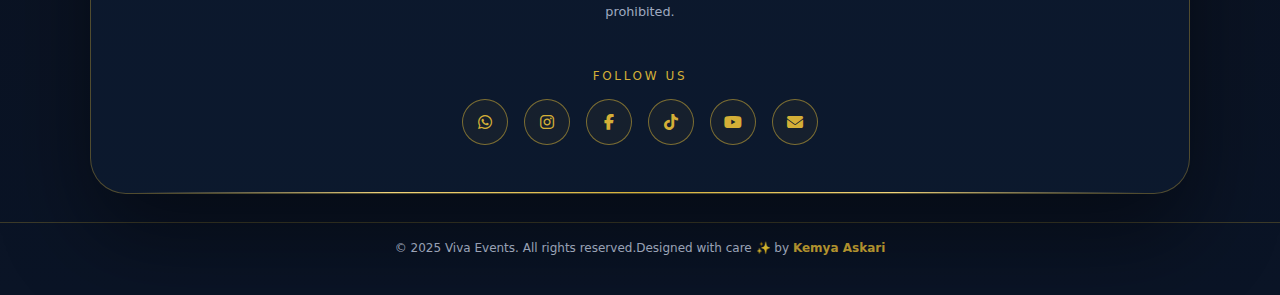
<file: about.html>
<!doctype html>
<html lang="en" data-theme="dark">
<head>
  <meta charset="utf-8" />
  <meta name="viewport" content="width=device-width, initial-scale=1" />
  
<script async src="https://pagead2.googlesyndication.com/pagead/js/adsbygoogle.js?client=ca-pub-2324776541170272"
     crossorigin="anonymous"></script>

  <meta name="google-adsense-account" content="ca-pub-2324776541170272">

  <title>About Us | Viva Events — Premium Event Styling</title>
  <meta name="description"
        content="Meet Viva Events — Sydney-based premium event styling and decor specialists. Learn about our mission, values, and what makes our service different." />

  <link rel="icon" href="assets/image/logo.png" />
  <link rel="stylesheet" href="assets/style.css" />
  <link
  rel="stylesheet"
  href="https://cdnjs.cloudflare.com/ajax/libs/font-awesome/6.5.1/css/all.min.css"
/>

</head>

<body class="about-page">

<div id="site-header"></div>

<main id="main-content">

  <!-- HERO -->
  <section class="section">
    <div class="container">
      <div class="panel-3d panel-page-hero">

        <header class="section-head">
          <span class="kicker pill">About Viva Events</span>
          <h1>Modern luxury styling with heart.</h1>
          <p class="small">
            We believe every event should feel special, look premium, and be completely stress-free for the host.
          </p>
        </header>

        <div class="grid about-split">
          <div class="card-3d">
            <h3>What we do</h3>
            <p class="small">
              Based in Sydney, Viva Events creates refined, modern event styling for weddings, celebrations, and corporate occasions. Our approach blends thoughtful design, clean lines, and carefully selected details to transform venues into elegant, well-balanced spaces that feel effortless, polished, and unforgettable.
            </p>
          </div>

          <div class="card-3d about-promise">
            <h3>Our promise</h3>
            <p class="small">
              We commit to punctual setup, polished finishing, and clear communication. Our team works respectfully with venues and suppliers to ensure smooth coordination and a calm, stress-free experience on the day.
            </p>
          </div>
        </div>

      </div>
    </div>
  </section>

  <!-- VALUES -->
  <section class="section">
    <div class="container">
      <div class="panel-3d">

        <header class="section-head">
          <span class="kicker pill">Our Values</span>
          <h2>Our values and approach</h2>
          <p class="small">Thoughtful design, clear communication and calm coordination.</p>
        </header>

        <div class="grid features">
          <div class="card-3d">
            <h3>Our Mission</h3>
            <p class="small">Create beautiful event spaces that feel luxury and photograph perfectly.</p>
            <p class="small">Every design is intentional — built to elevate the experience for both hosts and guests.</p>
          </div>

          <div class="card-3d">
            <h3>Our Style</h3>
            <p class="small">Modern, elegant, clean colour palettes with balanced focal points.</p>
            <p class="small">We avoid clutter and short-lived trends, focusing instead on timeless presentation.</p>
          </div>

          <div class="card-3d">
            <h3>Our Service</h3>
            <p class="small">We guide you from quote to setup so you feel confident and excited.</p>
            <p class="small">Clear inclusions, transparent pricing, and calm coordination define how we work.</p>
          </div>
        </div>

        <div class="card-3d about-why">
          <h2>Why clients choose us</h2>
          <ul class="list">
            <li>Professional planning with clear inclusions</li>
            <li>Custom colour matching to your theme</li>
            <li>Premium look designed for photography</li>
            <li>Setup and packdown included</li>
            <li>Respectful, clean installation</li>
          </ul>

          <p class="small">
            Our clients value reliability, attention to detail, and the peace of mind that comes from working with a dedicated styling team.
          </p>

          <div class="actions">
            <a href="contact.html" class="btn">Request a Quote</a>
          </div>
        </div>

      </div>
    </div>
  </section>

</main>

<div id="site-footer"></div>
<script src="assets/main.js"></script>
</body>
</html>
</file>
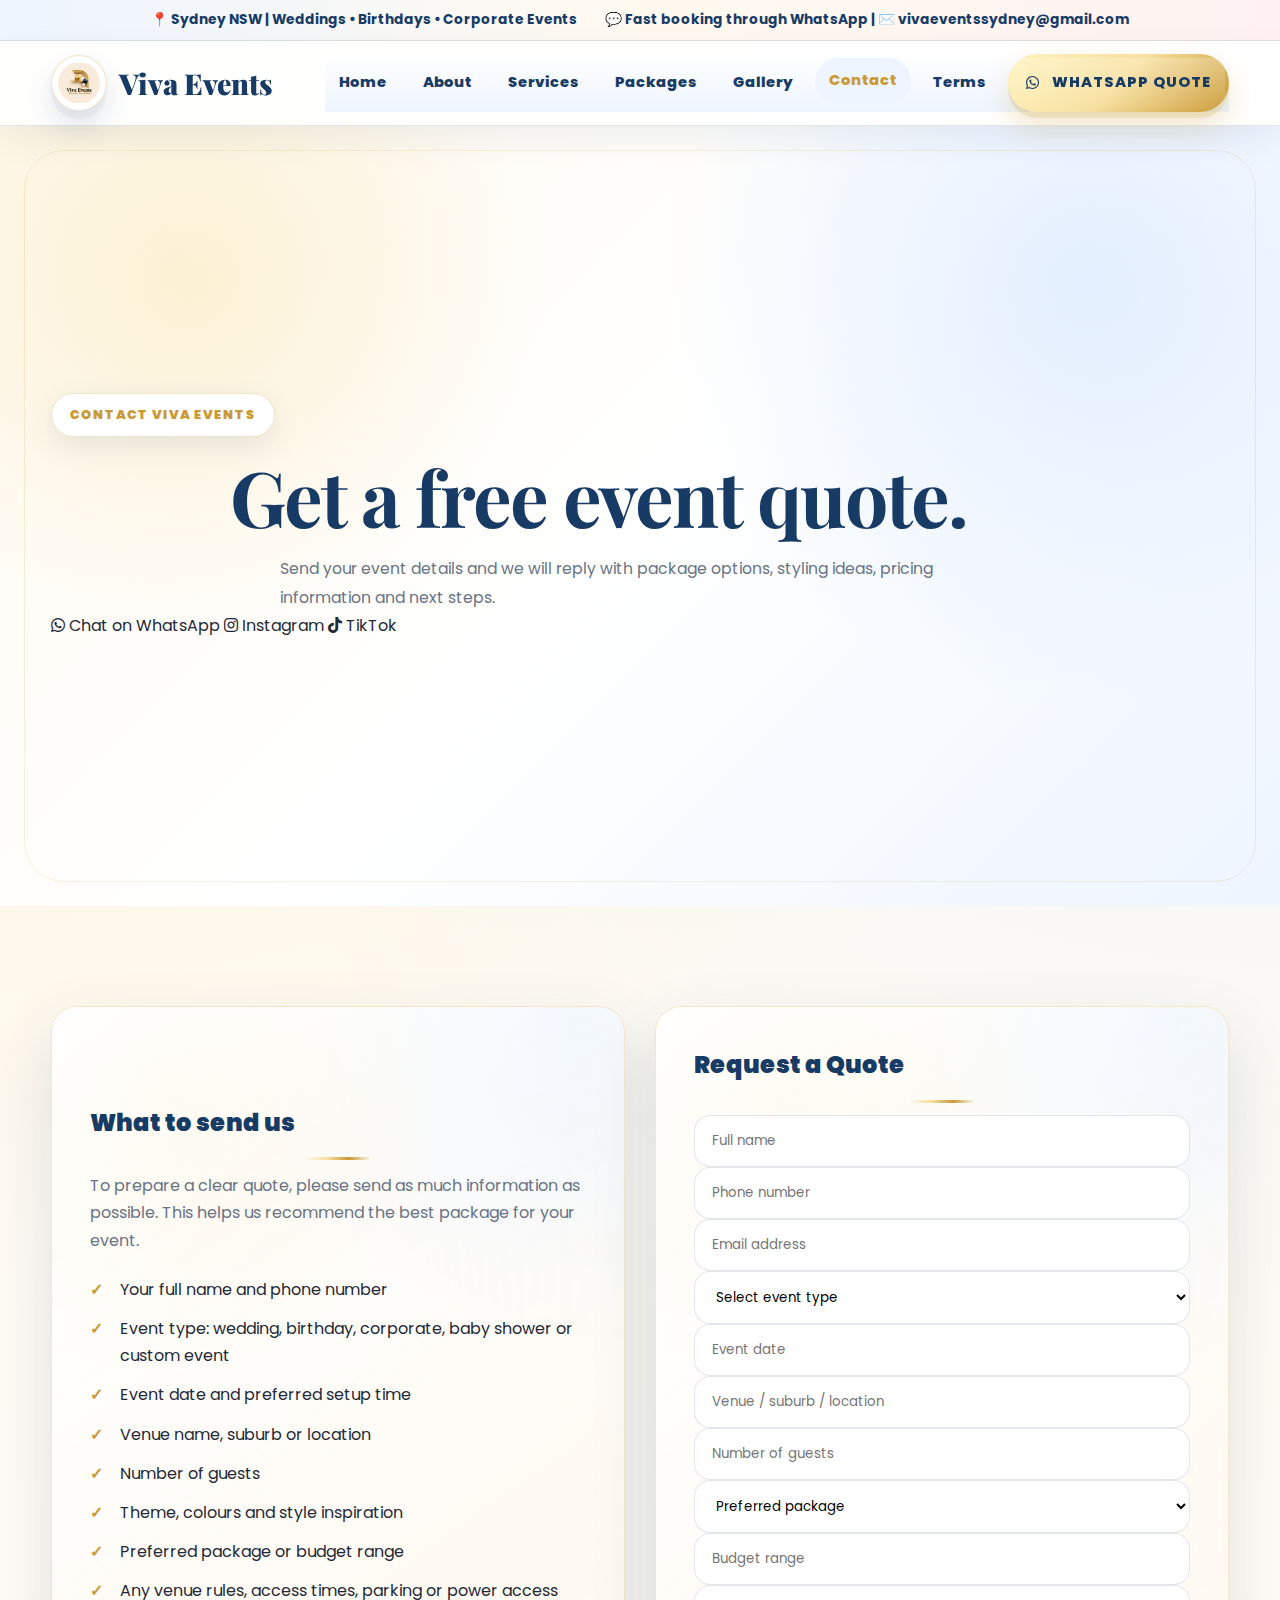
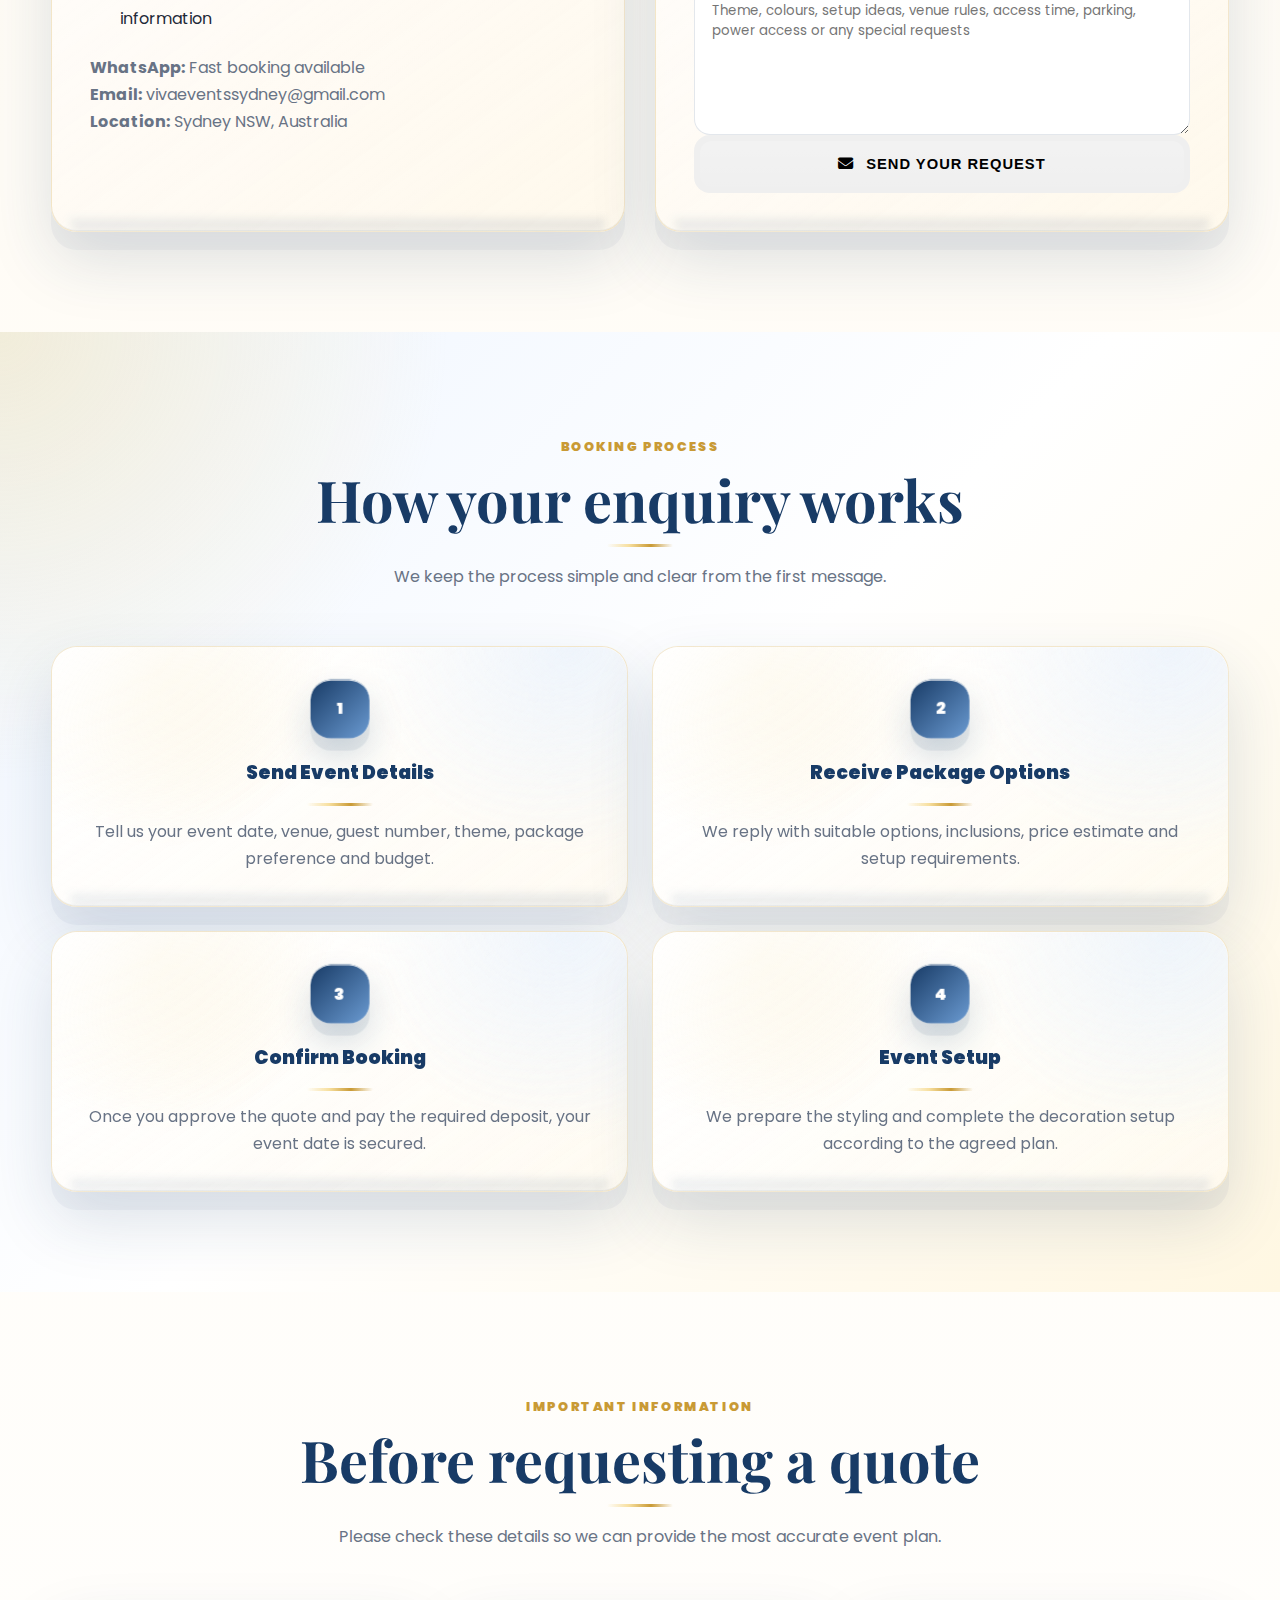
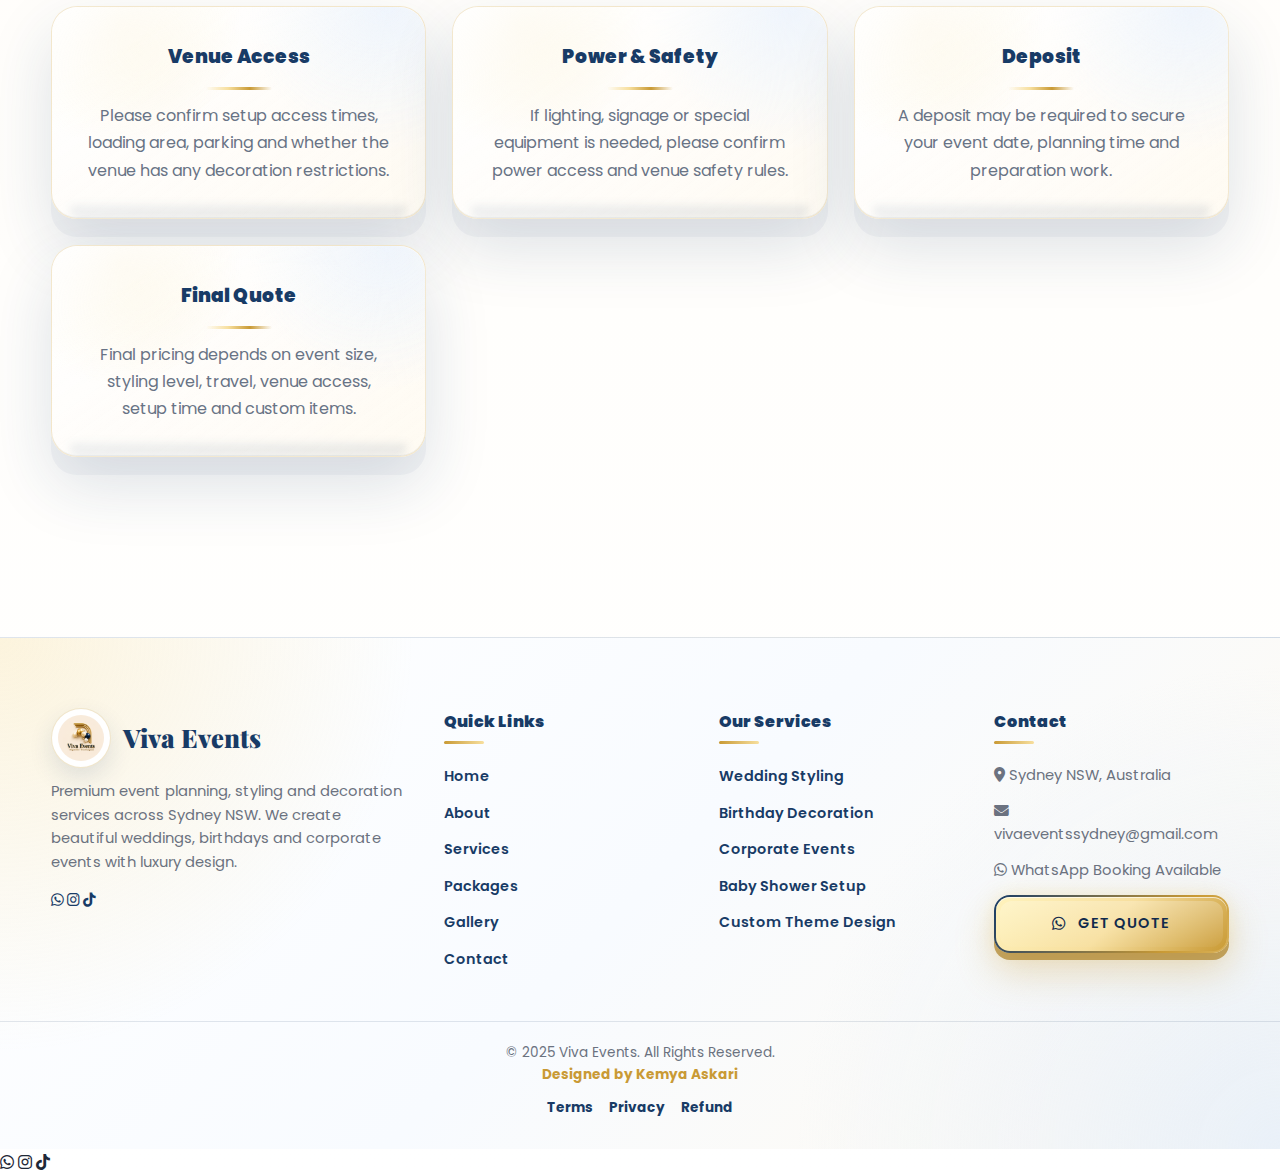
<file: contact.html>
<!DOCTYPE html>
<html lang="en">

<head>
  <title>Contact | Viva Events</title>
  <meta charset="UTF-8">
  <meta name="viewport" content="width=device-width, initial-scale=1.0">

  <meta name="description" content="Contact Viva Events for professional event planning, styling and decoration in Sydney NSW. Get a quote for weddings, birthdays, corporate events and custom celebrations.">
  <meta name="keywords" content="event planner Sydney, wedding planner NSW, birthday decoration Sydney, event styling Sydney, contact Viva Events">
  <meta name="author" content="Viva Events">
  <meta name="robots" content="index, follow">

  <link rel="stylesheet" href="https://cdnjs.cloudflare.com/ajax/libs/font-awesome/6.5.0/css/all.min.css">

  <link rel="stylesheet" href="css/style.css">
  <script defer src="js/script.js"></script>
</head>

<body>

  <!-- TOP BAR -->
  <div class="topbar">
    <div class="container">
      <span>📍 Sydney NSW | Weddings • Birthdays • Corporate Events</span>
      <span>💬 Fast booking through WhatsApp | ✉️ vivaeventssydney@gmail.com</span>
    </div>
  </div>

  <!-- HEADER -->
  <header class="header">
    <div class="container nav-wrap">

      <a class="logo" href="index.html">
        <img src="image/logo.png" alt="Viva Events Logo" class="logo-img">
        <span class="logo-text">Viva Events</span>
      </a>

      <button class="menu-btn" id="menuBtn" type="button" aria-label="Open menu" aria-expanded="false">
        ☰
      </button>

      <nav class="nav" id="nav">

        <div class="mobile-menu-head">
          <div class="mobile-menu-brand">
            <img src="image/logo.png" alt="Viva Events Logo" class="logo-img small">
            <span>Viva Events</span>
          </div>

          <button id="menuCloseBtn" class="menu-close" type="button" aria-label="Close menu">
            ✕
          </button>
        </div>

        <a href="index.html">Home</a>
        <a href="about.html">About</a>
        <a href="services.html">Services</a>
        <a href="packages.html">Packages</a>
        <a href="gallery.html">Gallery</a>
        <a class="active" href="contact.html">Contact</a>
        <a href="terms.html">Terms</a>

        <a class="nav-mobile-cta" href="https://wa.me/message/VMZV2DOHDPECG1" target="_blank" rel="noopener">
          <i class="fab fa-whatsapp"></i> WhatsApp Quote
        </a>

      </nav>
    </div>
  </header>

  <div id="menuOverlay" class="menu-overlay"></div>

  <!-- HERO -->
  <section class="hero">
    <div class="container">

      <span class="badge">Contact Viva Events</span>

      <h1>Get a free event quote.</h1>

      <p>
        Send your event details and we will reply with package options, styling ideas,
        pricing information and next steps.
      </p>

      <div class="social-cta">

        <a href="https://wa.me/message/VMZV2DOHDPECG1" target="_blank" rel="noopener" class="cta whatsapp">
          <i class="fab fa-whatsapp"></i>
          <span>Chat on WhatsApp</span>
        </a>

        <a href="https://www.instagram.com/zartaa_askari" target="_blank" rel="noopener" class="cta instagram">
          <i class="fab fa-instagram"></i>
          <span>Instagram</span>
        </a>

        <a href="https://www.tiktok.com/@zartaa4" target="_blank" rel="noopener" class="cta tiktok">
          <i class="fab fa-tiktok"></i>
          <span>TikTok</span>
        </a>

      </div>

    </div>
  </section>

  <!-- CONTACT INFO + FORM -->
  <section class="section">
    <div class="container split">

      <!-- INFO PANEL -->
      <div class="panel">
        <h2>What to send us</h2>

        <p>
          To prepare a clear quote, please send as much information as possible.
          This helps us recommend the best package for your event.
        </p>

        <ul class="list">
          <li>Your full name and phone number</li>
          <li>Event type: wedding, birthday, corporate, baby shower or custom event</li>
          <li>Event date and preferred setup time</li>
          <li>Venue name, suburb or location</li>
          <li>Number of guests</li>
          <li>Theme, colours and style inspiration</li>
          <li>Preferred package or budget range</li>
          <li>Any venue rules, access times, parking or power access information</li>
        </ul>

        <p>
          <b>WhatsApp:</b> Fast booking available<br>
          <b>Email:</b> vivaeventssydney@gmail.com<br>
          <b>Location:</b> Sydney NSW, Australia
        </p>
      </div>

      <!-- FORM -->
      <form class="panel form" id="quoteForm">

        <h2>Request a Quote</h2>

        <input id="name" type="text" placeholder="Full name" required>

        <input id="phone" type="tel" placeholder="Phone number" required>

        <input id="email" type="email" placeholder="Email address">

        <select id="eventType" required>
          <option value="">Select event type</option>
          <option>Wedding</option>
          <option>Birthday</option>
          <option>Corporate Event</option>
          <option>Baby Shower</option>
          <option>Engagement</option>
          <option>Cultural Event</option>
          <option>Other</option>
        </select>

        <input id="eventDate" type="text" placeholder="Event date">

        <input id="location" type="text" placeholder="Venue / suburb / location">

        <input id="guests" type="text" placeholder="Number of guests">

        <select id="packageType">
          <option value="">Preferred package</option>
          <option>Basic Package</option>
          <option>Standard Package</option>
          <option>Premium Package</option>
          <option>Custom Quote</option>
        </select>

        <input id="budget" type="text" placeholder="Budget range">

        <textarea id="message" placeholder="Theme, colours, setup ideas, venue rules, access time, parking, power access or any special requests"></textarea>

        <button class="btn-luxury" type="submit">
          <i class="fa-solid fa-envelope"></i> Send Your Request
        </button>

      </form>

    </div>
  </section>

  <!-- BOOKING PROCESS -->
  <section class="section dark">
    <div class="container">

      <div class="section-title">
        <span>Booking Process</span>
        <h2>How your enquiry works</h2>
        <p>We keep the process simple and clear from the first message.</p>
      </div>

      <div class="steps">

        <div class="step">
          <span class="num">1</span>
          <div>
            <h3>Send Event Details</h3>
            <p>Tell us your event date, venue, guest number, theme, package preference and budget.</p>
          </div>
        </div>

        <div class="step">
          <span class="num">2</span>
          <div>
            <h3>Receive Package Options</h3>
            <p>We reply with suitable options, inclusions, price estimate and setup requirements.</p>
          </div>
        </div>

        <div class="step">
          <span class="num">3</span>
          <div>
            <h3>Confirm Booking</h3>
            <p>Once you approve the quote and pay the required deposit, your event date is secured.</p>
          </div>
        </div>

        <div class="step">
          <span class="num">4</span>
          <div>
            <h3>Event Setup</h3>
            <p>We prepare the styling and complete the decoration setup according to the agreed plan.</p>
          </div>
        </div>

      </div>

    </div>
  </section>

  <!-- IMPORTANT CUSTOMER NOTES -->
  <section class="section">
    <div class="container">

      <div class="section-title">
        <span>Important Information</span>
        <h2>Before requesting a quote</h2>
        <p>Please check these details so we can provide the most accurate event plan.</p>
      </div>

      <div class="legal-grid">

        <div class="legal-box">
          <h3>Venue Access</h3>
          <p>Please confirm setup access times, loading area, parking and whether the venue has any decoration restrictions.</p>
        </div>

        <div class="legal-box">
          <h3>Power & Safety</h3>
          <p>If lighting, signage or special equipment is needed, please confirm power access and venue safety rules.</p>
        </div>

        <div class="legal-box">
          <h3>Deposit</h3>
          <p>A deposit may be required to secure your event date, planning time and preparation work.</p>
        </div>

        <div class="legal-box">
          <h3>Final Quote</h3>
          <p>Final pricing depends on event size, styling level, travel, venue access, setup time and custom items.</p>
        </div>

      </div>

    </div>
  </section>

  <!-- FOOTER -->
  <footer class="footer">

    <div class="container footer-grid">

      <div class="footer-col">
        <div class="footer-logo">
          <img src="image/logo.png" alt="Viva Events Logo">
          <h3>Viva Events</h3>
        </div>

        <p>
          Premium event planning, styling and decoration services across Sydney NSW.
          We create beautiful weddings, birthdays and corporate events with luxury design.
        </p>

        <div class="footer-social">

          <a href="https://wa.me/message/VMZV2DOHDPECG1" target="_blank" rel="noopener" class="whatsapp" aria-label="WhatsApp">
            <i class="fab fa-whatsapp"></i>
          </a>

          <a href="https://www.instagram.com/zartaa_askari" target="_blank" rel="noopener" class="instagram" aria-label="Instagram">
            <i class="fab fa-instagram"></i>
          </a>

          <a href="https://www.tiktok.com/@zartaa4" target="_blank" rel="noopener" class="tiktok" aria-label="TikTok">
            <i class="fab fa-tiktok"></i>
          </a>

        </div>
      </div>

      <div class="footer-col">
        <h4>Quick Links</h4>
        <a href="index.html">Home</a>
        <a href="about.html">About</a>
        <a href="services.html">Services</a>
        <a href="packages.html">Packages</a>
        <a href="gallery.html">Gallery</a>
        <a href="contact.html">Contact</a>
      </div>

      <div class="footer-col">
        <h4>Our Services</h4>
        <a href="services.html">Wedding Styling</a>
        <a href="services.html">Birthday Decoration</a>
        <a href="services.html">Corporate Events</a>
        <a href="services.html">Baby Shower Setup</a>
        <a href="services.html">Custom Theme Design</a>
      </div>

      <div class="footer-col">
        <h4>Contact</h4>

        <p><i class="fa-solid fa-location-dot"></i> Sydney NSW, Australia</p>
        <p><i class="fa-solid fa-envelope"></i> vivaeventssydney@gmail.com</p>
        <p><i class="fa-brands fa-whatsapp"></i> WhatsApp Booking Available</p>

        <a href="https://wa.me/message/VMZV2DOHDPECG1" target="_blank" rel="noopener" class="footer-btn">
          <i class="fab fa-whatsapp"></i> Get Quote
        </a>
      </div>

    </div>

    <div class="footer-bottom">
      <p>
        © 2025 Viva Events. All Rights Reserved.<br>
        <span class="designer">Designed by Kemya Askari</span>
      </p>

      <div class="footer-legal">
        <a href="terms.html">Terms</a>
        <a href="privacy.html">Privacy</a>
        <a href="refund.html">Refund</a>
      </div>
    </div>

  </footer>

  <!-- FLOATING BUTTONS -->
  <div class="floating">

    <a class="whatsapp" href="https://wa.me/message/VMZV2DOHDPECG1" target="_blank" rel="noopener" title="WhatsApp">
      <i class="fab fa-whatsapp"></i>
    </a>

    <a class="instagram" href="https://www.instagram.com/zartaa_askari" target="_blank" rel="noopener" title="Instagram">
      <i class="fab fa-instagram"></i>
    </a>

    <a class="tiktok" href="https://www.tiktok.com/@zartaa4" target="_blank" rel="noopener" title="TikTok">
      <i class="fab fa-tiktok"></i>
    </a>

  </div>

  <!-- FORM TO WHATSAPP SCRIPT -->
  <script>
    document.getElementById("quoteForm").addEventListener("submit", function (e) {
      e.preventDefault();

      const name = document.getElementById("name").value;
      const phone = document.getElementById("phone").value;
      const email = document.getElementById("email").value;
      const eventType = document.getElementById("eventType").value;
      const eventDate = document.getElementById("eventDate").value;
      const location = document.getElementById("location").value;
      const guests = document.getElementById("guests").value;
      const packageType = document.getElementById("packageType").value;
      const budget = document.getElementById("budget").value;
      const message = document.getElementById("message").value;

      const text =
        "New Event Enquiry:%0A%0A" +
        "Name: " + name + "%0A" +
        "Phone: " + phone + "%0A" +
        "Email: " + email + "%0A" +
        "Event Type: " + eventType + "%0A" +
        "Event Date: " + eventDate + "%0A" +
        "Location: " + location + "%0A" +
        "Guests: " + guests + "%0A" +
        "Package: " + packageType + "%0A" +
        "Budget: " + budget + "%0A" +
        "Details: " + message;

      window.open("https://wa.me/message/VMZV2DOHDPECG1?text=" + text, "_blank");
    });
  </script>

</body>

</html>
</file>
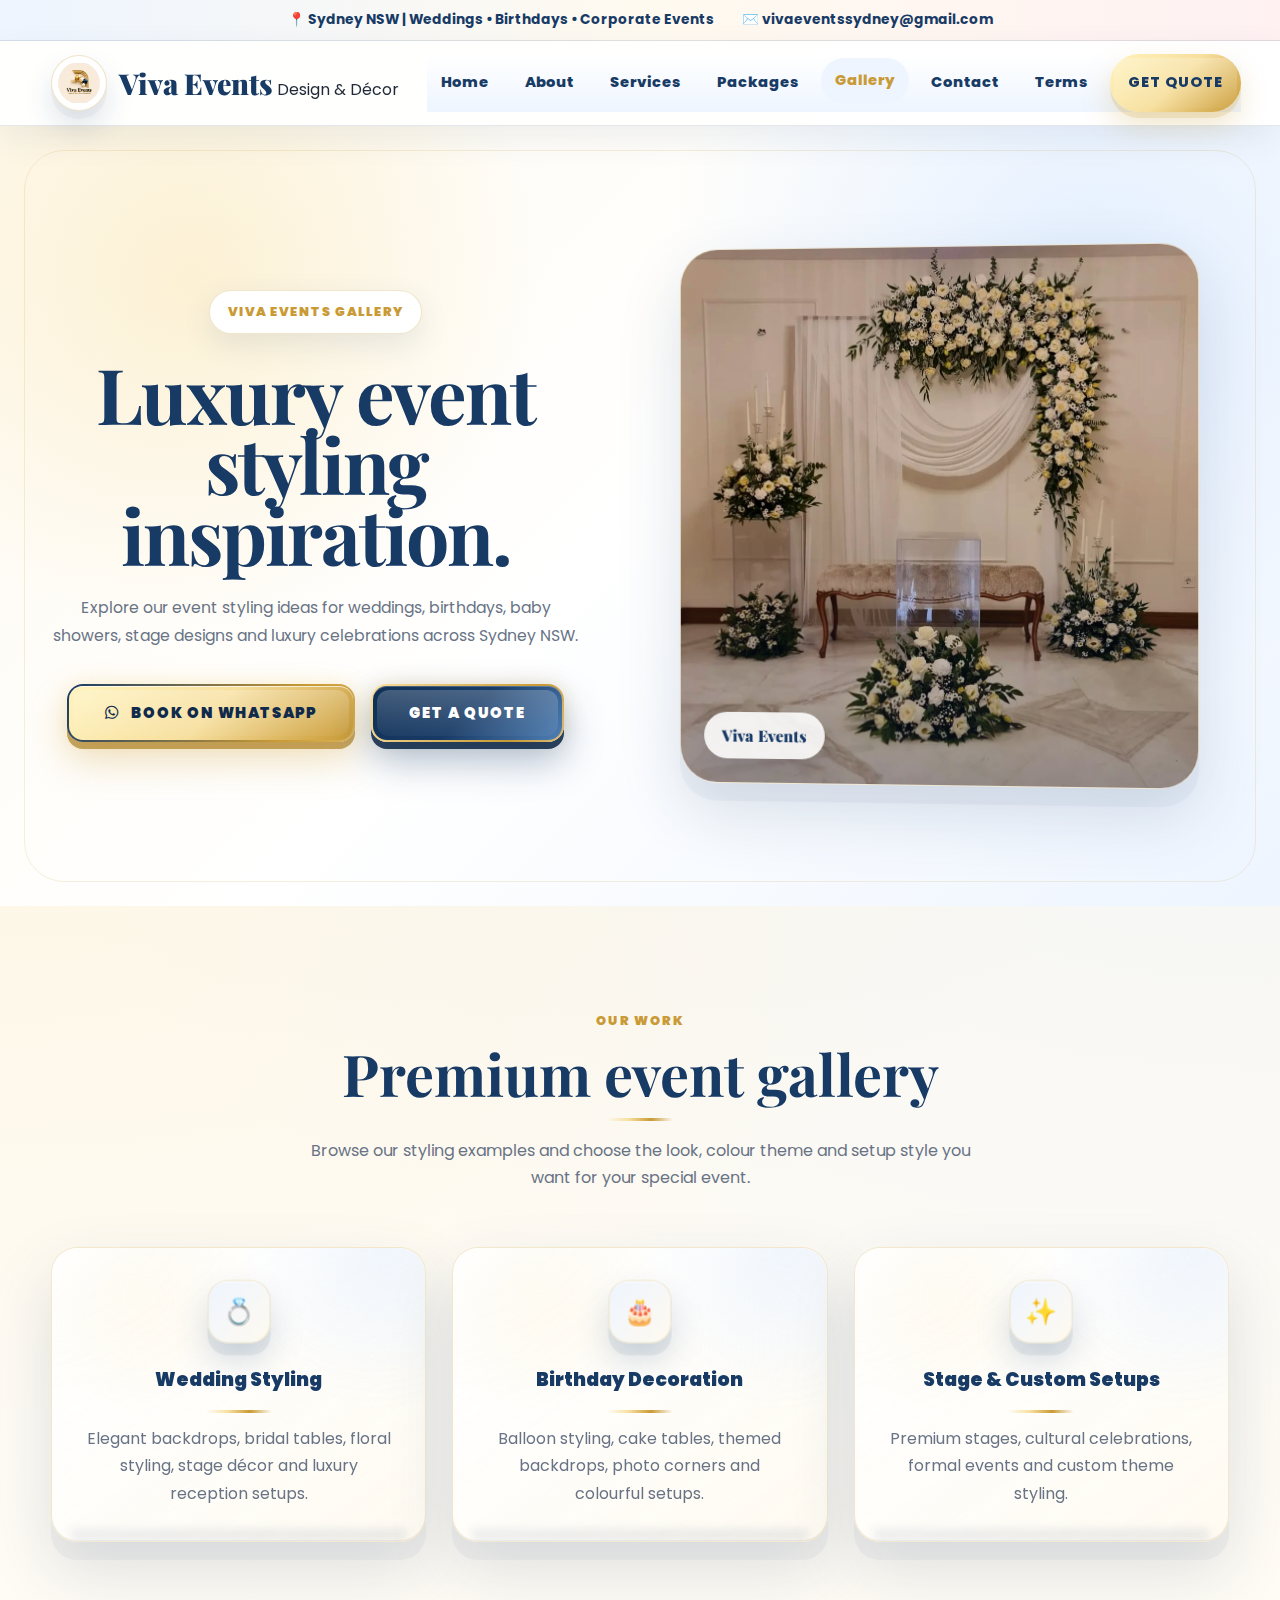
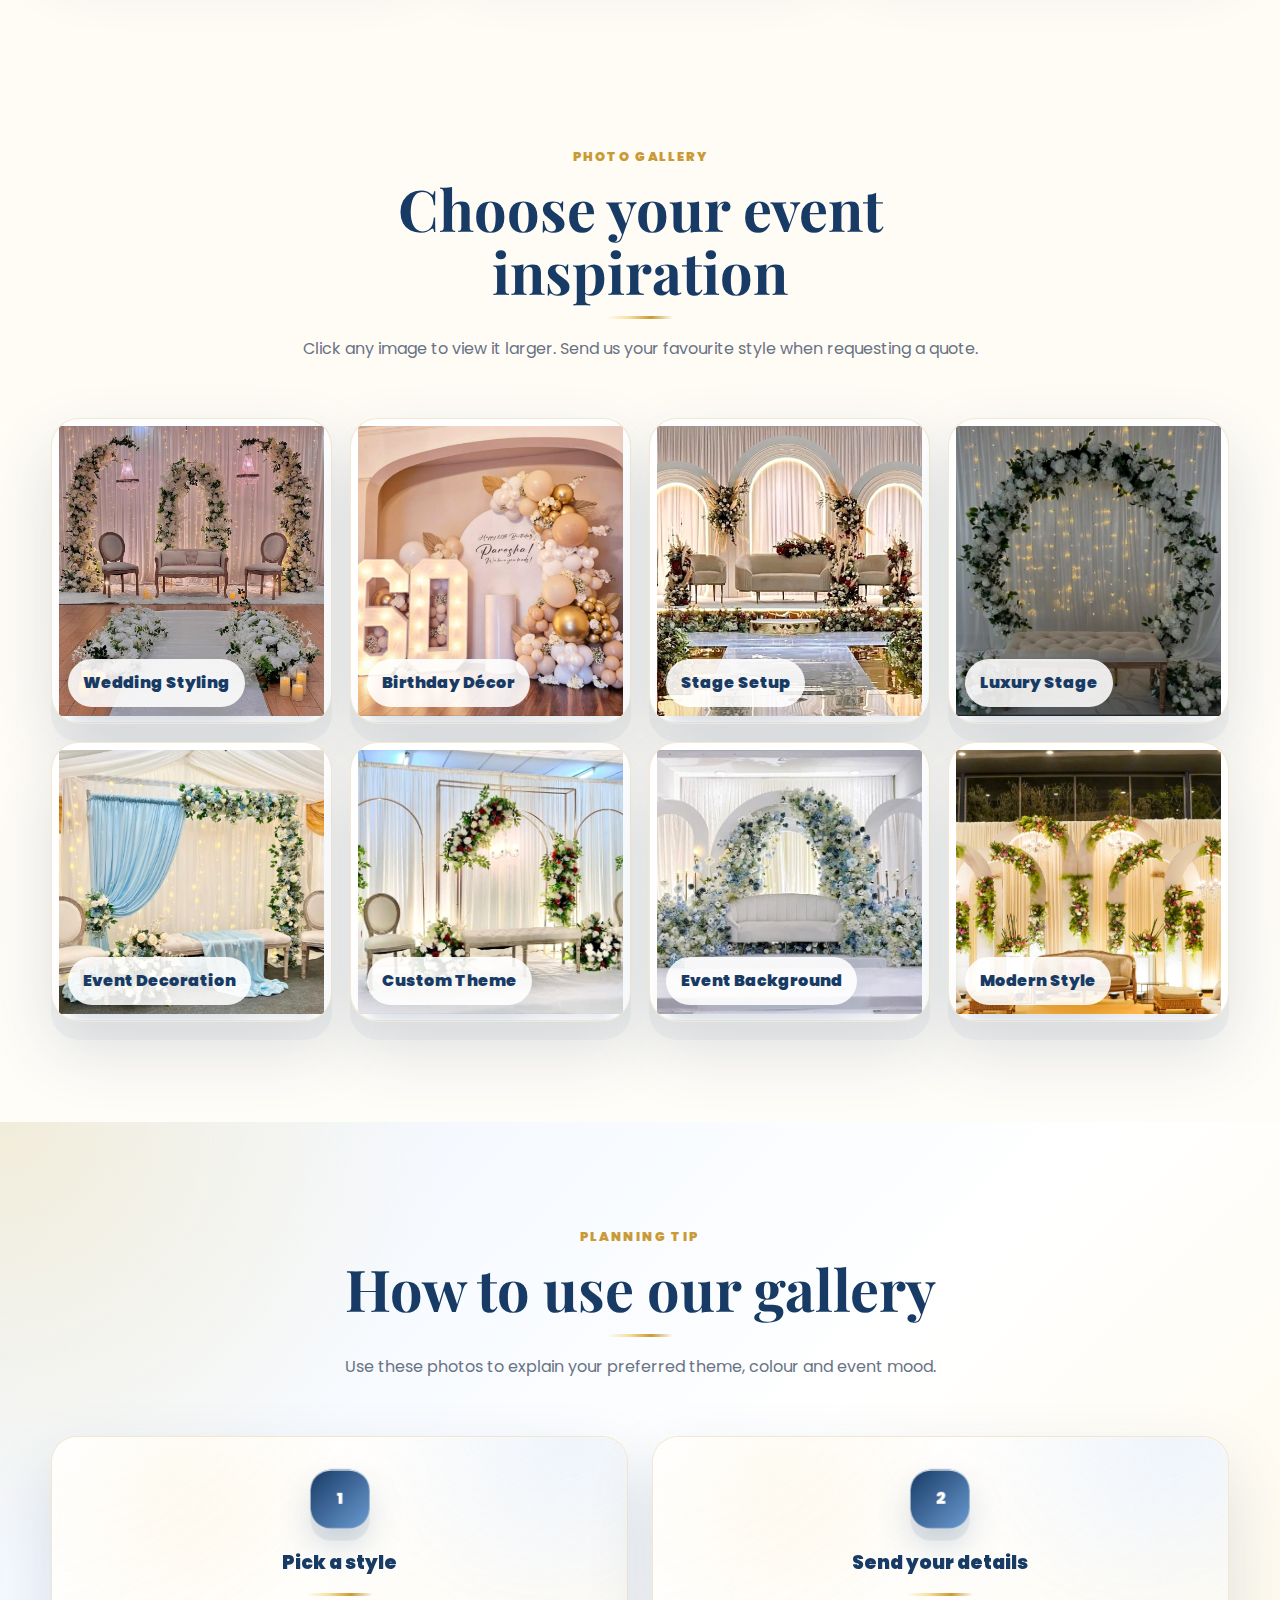
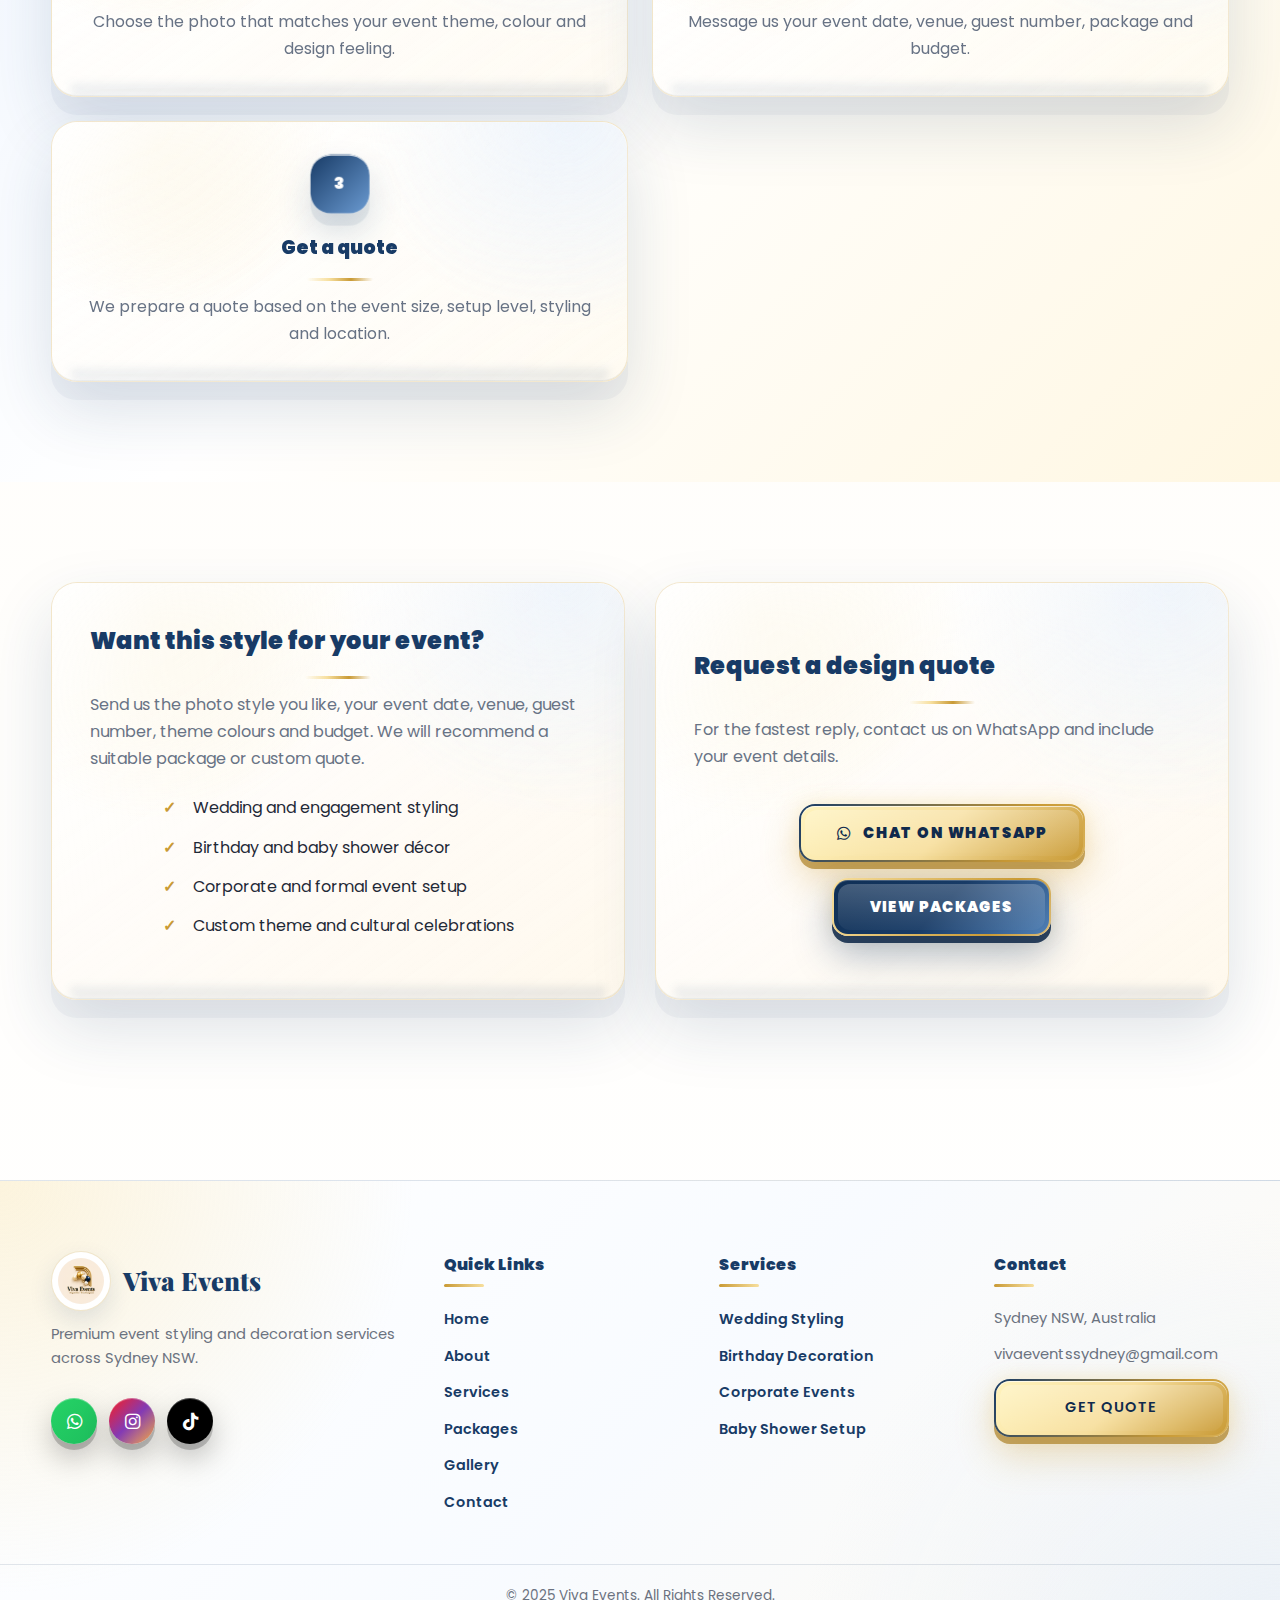
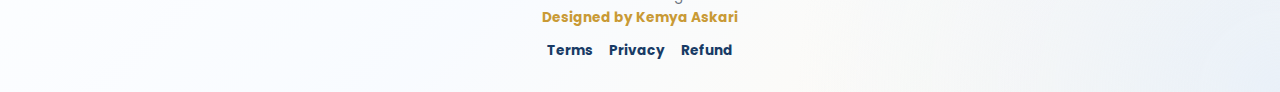
<file: gallery.html>
<!DOCTYPE html>
<html lang="en">

<head>
  <title>Gallery | Viva Events</title>
  <meta charset="UTF-8">
  <meta name="viewport" content="width=device-width, initial-scale=1.0">

  <meta name="description" content="Explore the Viva Events gallery for weddings, birthdays, stages, corporate events and luxury event styling across Sydney NSW.">
  <meta name="keywords" content="Viva Events gallery, event styling Sydney, wedding decoration Sydney, birthday decoration NSW, luxury event planner">
  <meta name="author" content="Viva Events">
  <meta name="robots" content="index, follow">
  <script async src="https://pagead2.googlesyndication.com/pagead/js/adsbygoogle.js?client=ca-pub-2324776541170272"
      crossorigin="anonymous"></script>
  <meta name="google-adsense-account" content="ca-pub-2324776541170272">
  <link rel="stylesheet" href="https://cdnjs.cloudflare.com/ajax/libs/font-awesome/6.5.0/css/all.min.css">

  <link rel="stylesheet" href="css/style.css">
  <script defer src="js/script.js"></script>
</head>

<body>

  <div id="site-header"></div>
  <div id="menuOverlay" class="menu-overlay"></div>

  <!-- HERO -->
  <section class="hero gallery-hero">
    <div class="container hero-grid">

      <div>
        <span class="badge">Viva Events Gallery</span>

        <h1>Luxury event styling inspiration.</h1>

        <p>
          Explore our event styling ideas for weddings, birthdays, baby showers, stage designs
          and luxury celebrations across Sydney NSW.
        </p>

        <div class="hero-actions">
          <a class="btn btn-primary" href="https://wa.me/message/VMZV2DOHDPECG1" target="_blank" rel="noopener">
            <i class="fab fa-whatsapp"></i> Book on WhatsApp
          </a>

          <a class="btn btn-secondary" href="contact.html">
            Get a Quote
          </a>
        </div>
      </div>

      <div class="image-slider" id="imageSlider">
        <img src="image/nikkah.jpeg" class="slide active" alt="Luxury wedding styling by Viva Events">
        <img src="image/birthday.jpeg" class="slide" alt="Birthday decoration by Viva Events">
        <img src="image/stage-4.jpeg" class="slide" alt="Stage decoration by Viva Events">
        <img src="image/red.jpeg" class="slide" alt="Luxury stage setup by Viva Events">
      </div>

    </div>
  </section>

  <!-- INTRO CARDS -->
  <section class="section">
    <div class="container">

      <div class="section-title">
        <span>Our Work</span>
        <h2>Premium event gallery</h2>
        <p>
          Browse our styling examples and choose the look, colour theme and setup style
          you want for your special event.
        </p>
      </div>

      <div class="cards">

        <div class="card">
          <div class="icon">💍</div>
          <h3>Wedding Styling</h3>
          <p>Elegant backdrops, bridal tables, floral styling, stage décor and luxury reception setups.</p>
        </div>

        <div class="card">
          <div class="icon">🎂</div>
          <h3>Birthday Decoration</h3>
          <p>Balloon styling, cake tables, themed backdrops, photo corners and colourful setups.</p>
        </div>

        <div class="card">
          <div class="icon">✨</div>
          <h3>Stage & Custom Setups</h3>
          <p>Premium stages, cultural celebrations, formal events and custom theme styling.</p>
        </div>

      </div>

    </div>
  </section>

  <!-- PREMIUM GALLERY GRID -->
  <section class="section">
    <div class="container">

      <div class="section-title">
        <span>Photo Gallery</span>
        <h2>Choose your event inspiration</h2>
        <p>Click any image to view it larger. Send us your favourite style when requesting a quote.</p>
      </div>
  <div class="gallery">

    <div class="gallery-item" onclick="openLightbox('image/wedding.jpeg')">
      <img src="image/wedding.jpeg" alt="Wedding styling setup">
      <span>Wedding Styling</span>
    </div>

    <div class="gallery-item" onclick="openLightbox('image/birthday.jpeg')">
      <img src="image/birthday.jpeg" alt="Birthday decoration setup">
      <span>Birthday Décor</span>
    </div>

    <div class="gallery-item" onclick="openLightbox('image/stage-1.jpeg')">
      <img src="image/stage-1.jpeg" alt="Stage setup design">
      <span>Stage Setup</span>
    </div>

    <div class="gallery-item" onclick="openLightbox('image/stage-2.jpeg')">
      <img src="image/stage-2.jpeg" alt="Luxury stage decoration">
      <span>Luxury Stage</span>
    </div>

    <div class="gallery-item" onclick="openLightbox('image/stage-3.jpeg')">
      <img src="image/stage-3.jpeg" alt="Premium event decoration">
      <span>Event Decoration</span>
    </div>

    <div class="gallery-item" onclick="openLightbox('image/stage-4.jpeg')">
      <img src="image/stage-4.jpeg" alt="Custom event theme styling">
      <span>Custom Theme</span>
    </div>

    <div class="gallery-item" onclick="openLightbox('image/bg.jpeg')">
      <img src="image/bg.jpeg" alt="Event background design">
      <span>Event Background</span>
    </div>

    <div class="gallery-item" onclick="openLightbox('image/background.jpeg')">
      <img src="image/background.jpeg" alt="Modern decoration style">
      <span>Modern Style</span>
    </div>

  </div>

    </div>
  </section>

  <!-- HOW TO USE GALLERY -->
  <section class="section dark">
    <div class="container">

      <div class="section-title">
        <span>Planning Tip</span>
        <h2>How to use our gallery</h2>
        <p>Use these photos to explain your preferred theme, colour and event mood.</p>
      </div>

      <div class="steps">

        <div class="step">
          <span class="num">1</span>
          <div>
            <h3>Pick a style</h3>
            <p>Choose the photo that matches your event theme, colour and design feeling.</p>
          </div>
        </div>

        <div class="step">
          <span class="num">2</span>
          <div>
            <h3>Send your details</h3>
            <p>Message us your event date, venue, guest number, package and budget.</p>
          </div>
        </div>

        <div class="step">
          <span class="num">3</span>
          <div>
            <h3>Get a quote</h3>
            <p>We prepare a quote based on the event size, setup level, styling and location.</p>
          </div>
        </div>

      </div>

    </div>
  </section>

  <!-- QUOTE CTA -->
  <section class="section">
    <div class="container split">

      <div class="panel">
        <h2>Want this style for your event?</h2>
        <p>
          Send us the photo style you like, your event date, venue, guest number,
          theme colours and budget. We will recommend a suitable package or custom quote.
        </p>

        <ul class="list">
          <li>Wedding and engagement styling</li>
          <li>Birthday and baby shower décor</li>
          <li>Corporate and formal event setup</li>
          <li>Custom theme and cultural celebrations</li>
        </ul>
      </div>

      <div class="panel">
        <h2>Request a design quote</h2>
        <p>
          For the fastest reply, contact us on WhatsApp and include your event details.
        </p>

        <div class="hero-actions">
          <a class="btn btn-primary" href="https://wa.me/message/VMZV2DOHDPECG1" target="_blank" rel="noopener">
            <i class="fab fa-whatsapp"></i> Chat on WhatsApp
          </a>

          <a class="btn btn-secondary" href="packages.html">
            View Packages
          </a>
        </div>
      </div>

    </div>
  </section>

  <!-- LIGHTBOX -->
  <div id="lightbox" onclick="closeLightbox()" style="display:none;">
    <img id="lightbox-img" alt="Expanded gallery image">
  </div>

  <div id="site-footer"></div>

</body>

</html>
</file>
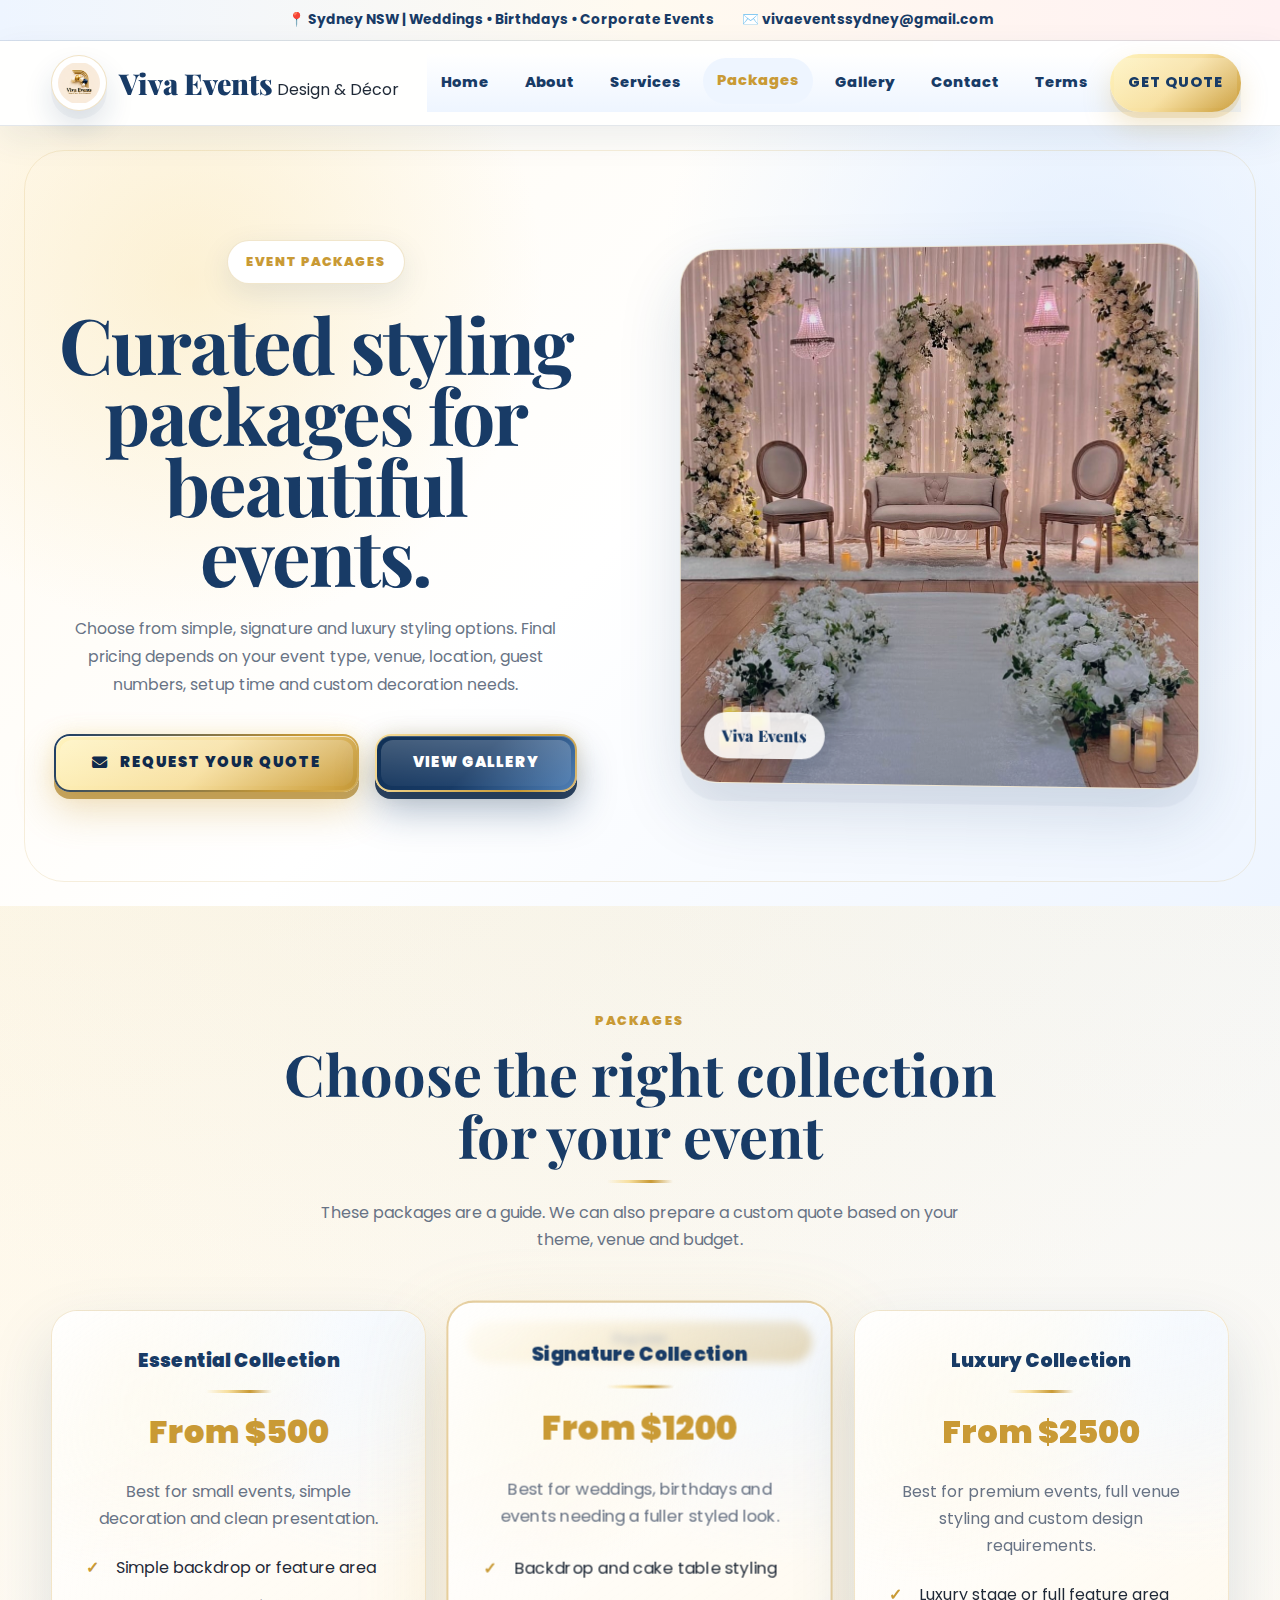
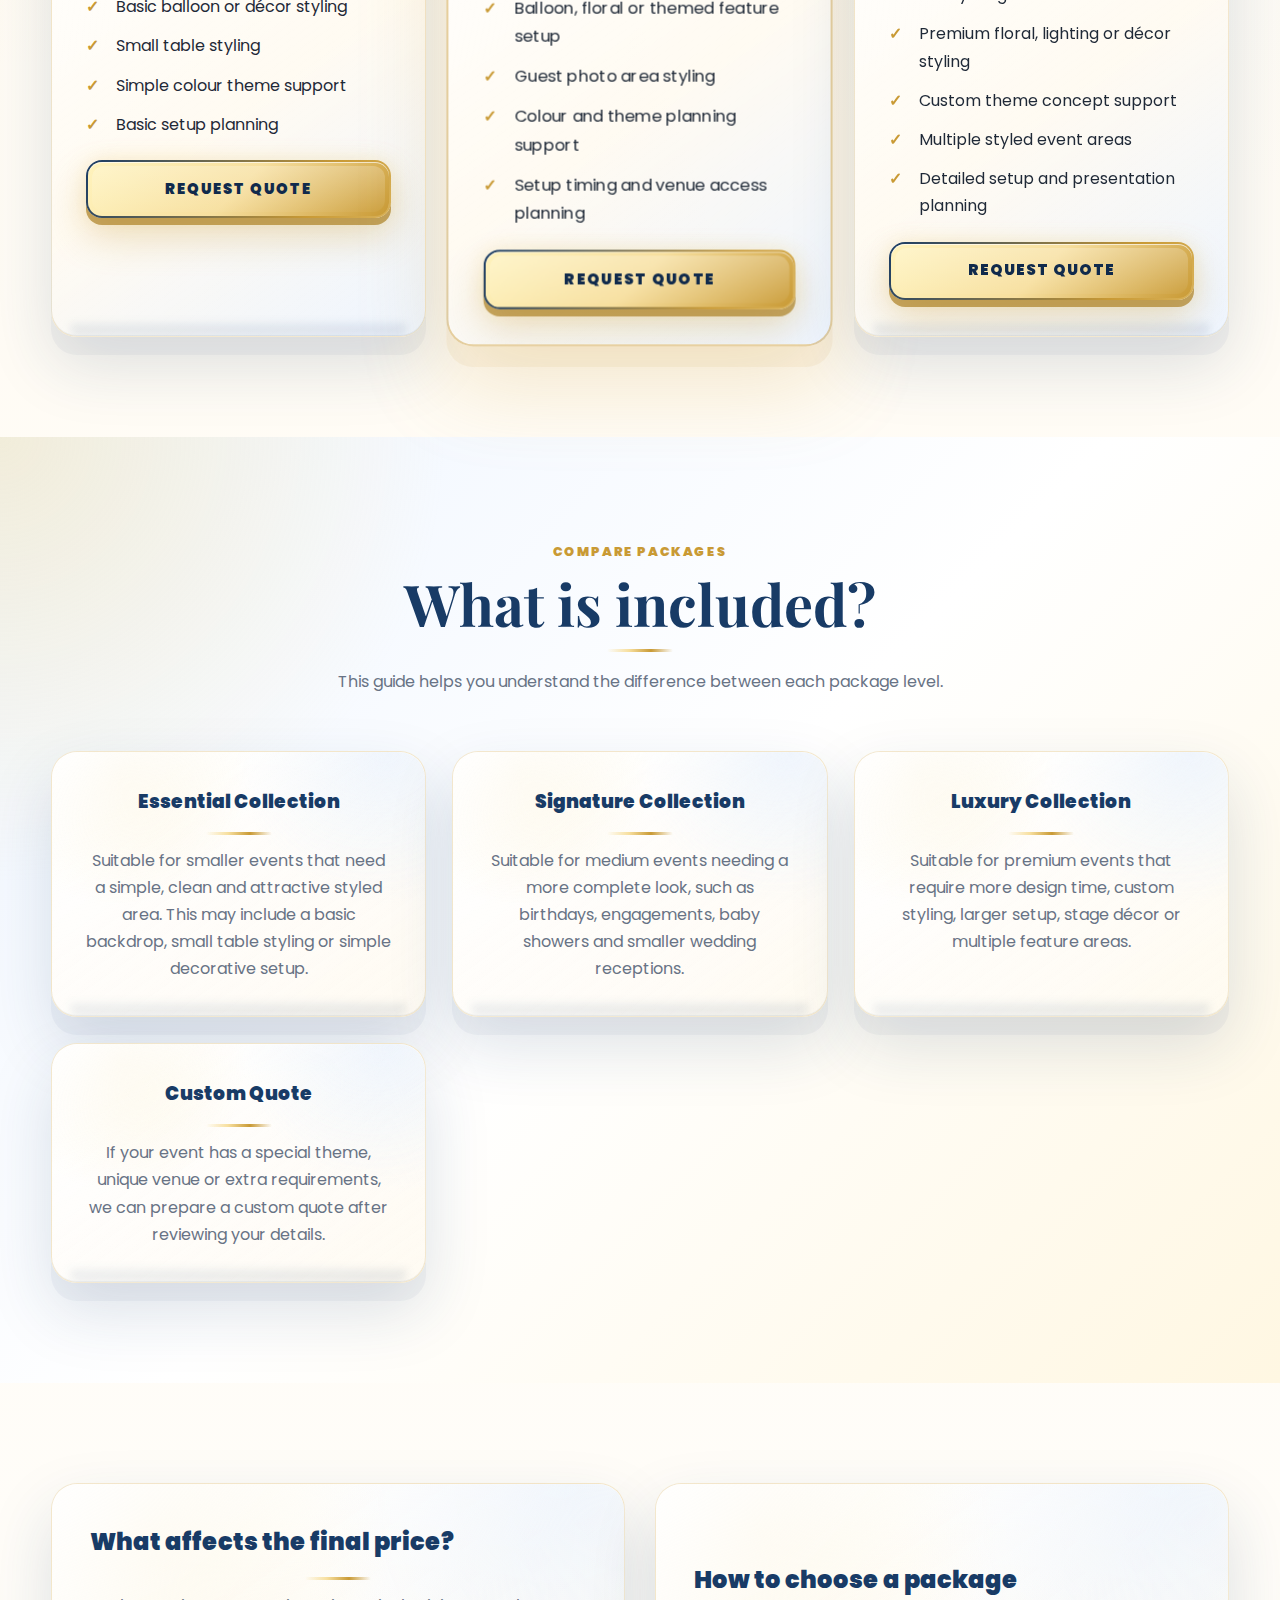
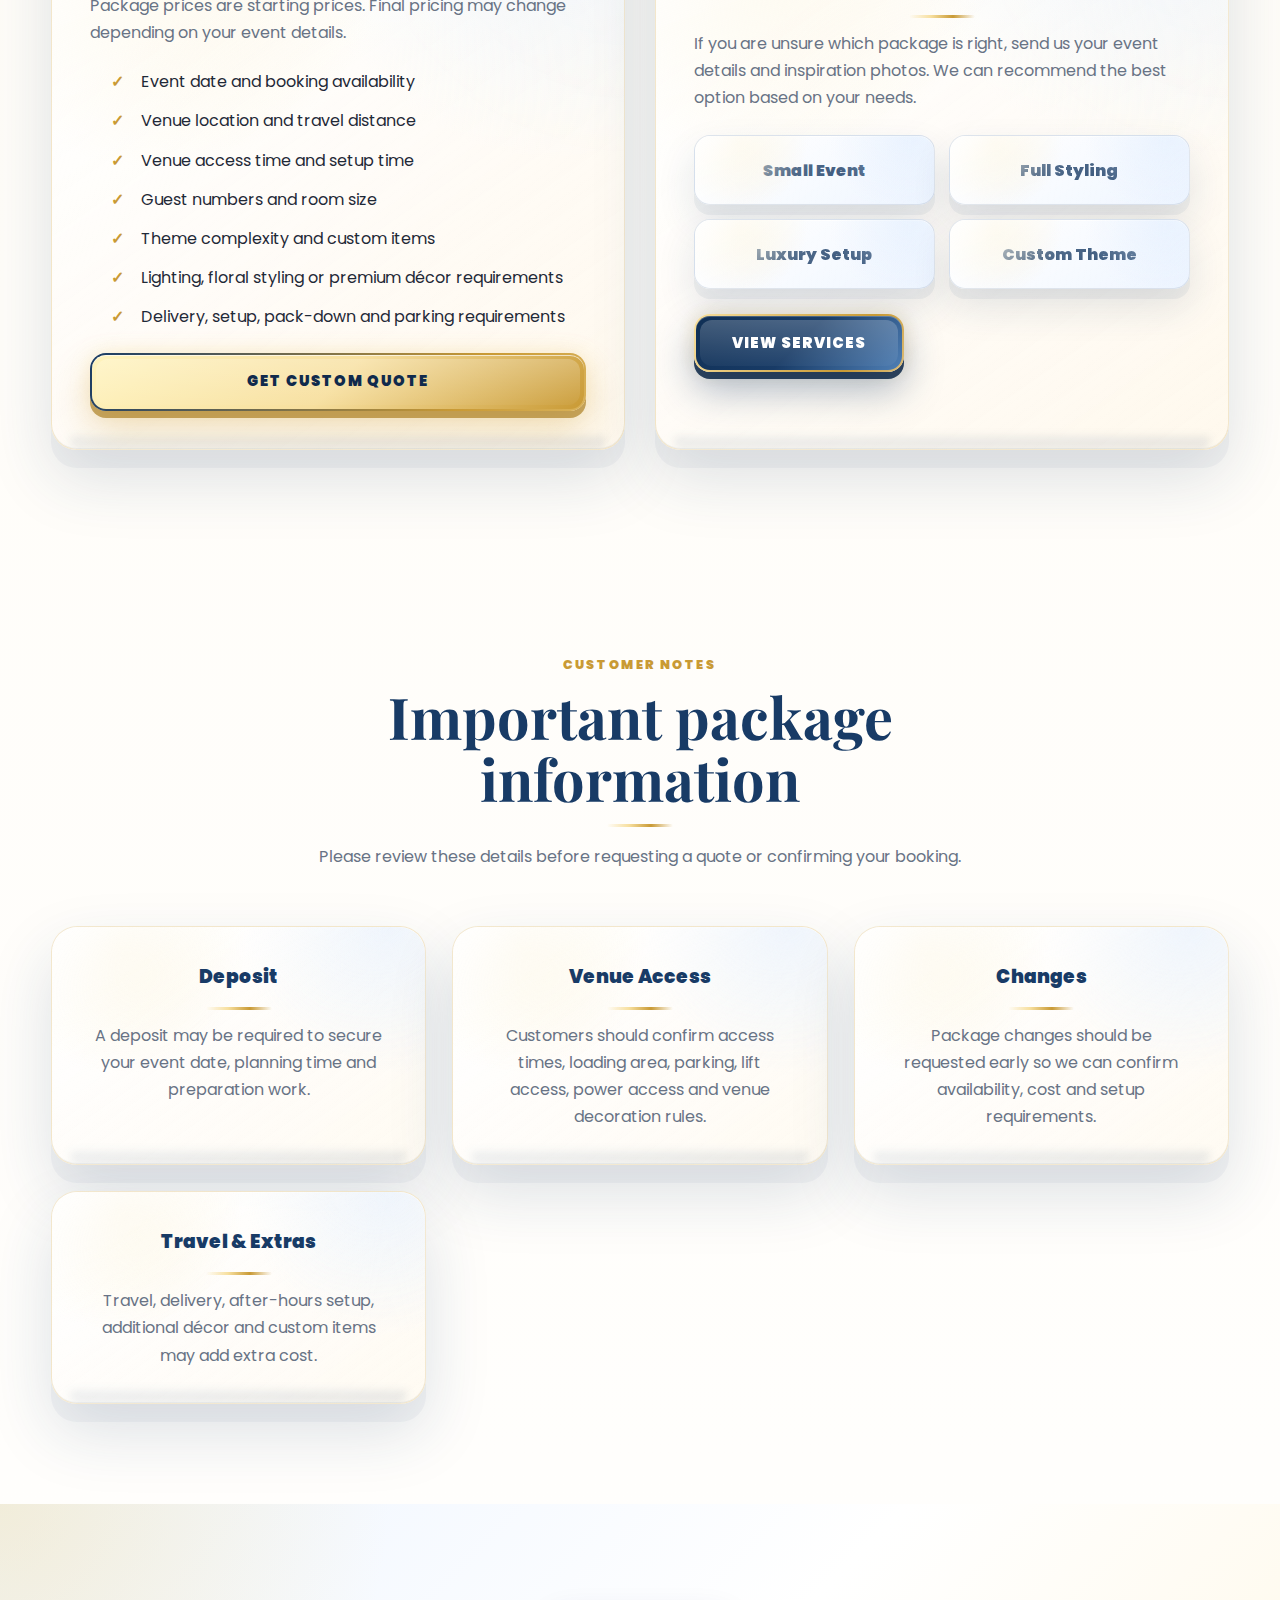
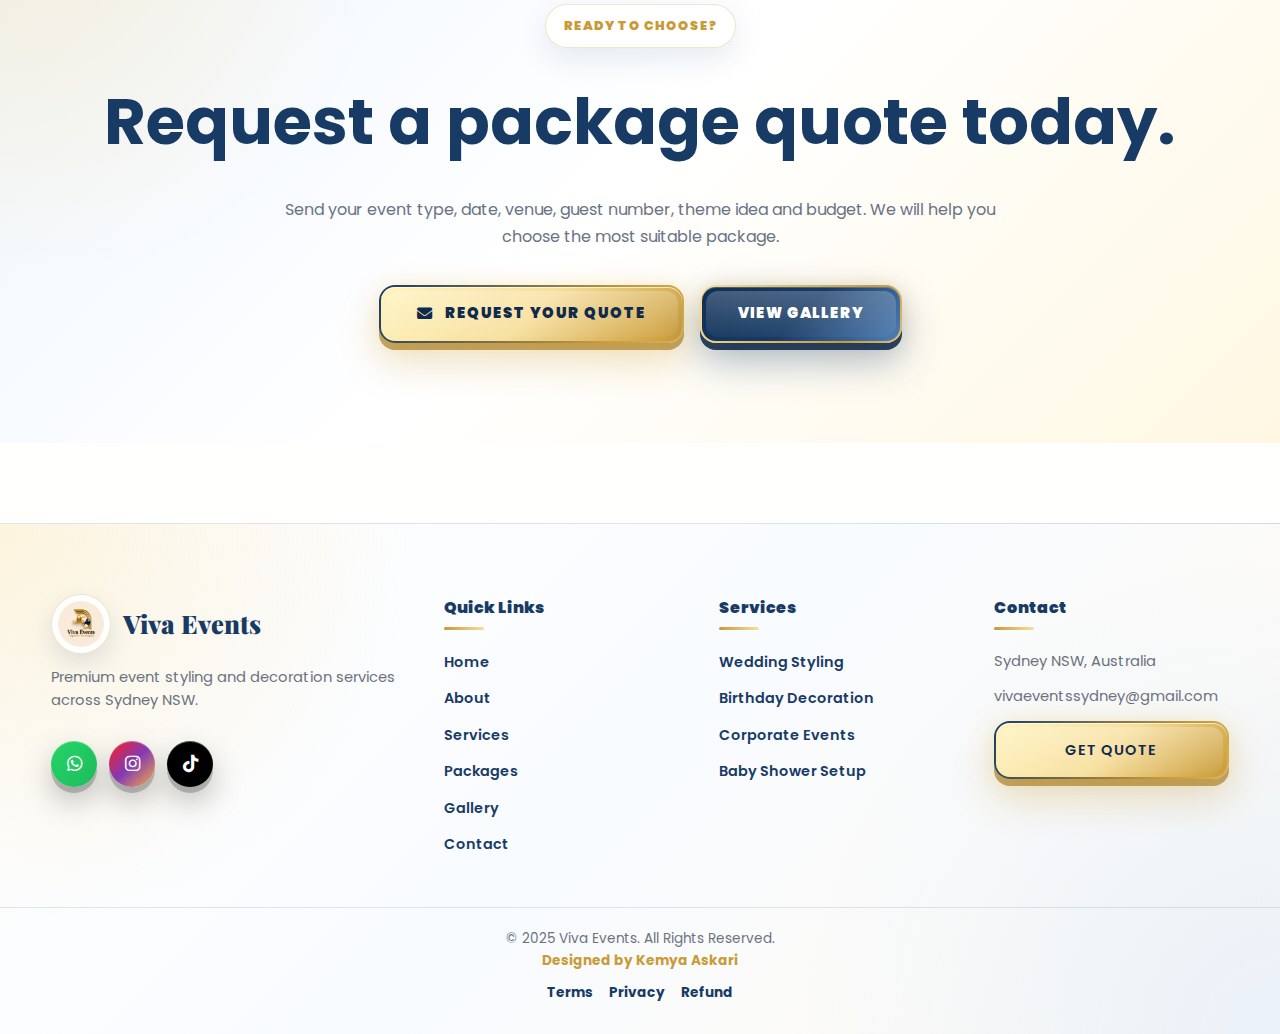
<file: packages.html>
<!DOCTYPE html>
<html lang="en">
<head>
  <title>Packages | Viva Events</title>
  <meta charset="UTF-8">
  <meta name="viewport" content="width=device-width, initial-scale=1.0">

  <meta name="description" content="View Viva Events styling packages for weddings, birthdays, corporate events, baby showers and custom celebrations in Sydney NSW.">
  <meta name="keywords" content="event packages Sydney, wedding styling packages, birthday decoration packages, event planner NSW">
  <meta name="author" content="Viva Events">
  <meta name="robots" content="index, follow">
  <script async src="https://pagead2.googlesyndication.com/pagead/js/adsbygoogle.js?client=ca-pub-2324776541170272"
      crossorigin="anonymous"></script>
  <meta name="google-adsense-account" content="ca-pub-2324776541170272">
  <link rel="stylesheet" href="https://cdnjs.cloudflare.com/ajax/libs/font-awesome/6.5.0/css/all.min.css">
  <link rel="stylesheet" href="css/style.css">
  <script src="js/script.js" defer></script>
</head>

<body>

  <div id="site-header"></div>

  <section class="hero">
    <div class="container hero-grid">
      <div>
        <span class="badge">Event Packages</span>
        <h1>Curated styling packages for beautiful events.</h1>
        <p>
          Choose from simple, signature and luxury styling options. Final pricing depends on your
          event type, venue, location, guest numbers, setup time and custom decoration needs.
        </p>

        <div class="hero-actions">
          <a href="contact.html" class="btn btn-primary">
            <i class="fa-solid fa-envelope"></i> Request Your Quote
          </a>

          <a href="gallery.html" class="btn btn-secondary">
            View Gallery
          </a>
        </div>
      </div>

      <div class="image-slider">
        <img src="image/wedding.jpeg" class="slide active" alt="Wedding package styling">
        <img src="image/birthday.jpeg" class="slide" alt="Birthday package decoration">
        <img src="image/stage-1.jpeg" class="slide" alt="Stage event package">
        <img src="image/stage-2.jpeg" class="slide" alt="Luxury event package">
      </div>
    </div>
  </section>

  <section class="section">
    <div class="container">
      <div class="section-title">
        <span>Packages</span>
        <h2>Choose the right collection for your event</h2>
        <p>
          These packages are a guide. We can also prepare a custom quote based on your theme,
          venue and budget.
        </p>
      </div>

      <div class="packages">
        <div class="card">
          <h3>Essential Collection</h3>
          <p class="price">From $500</p>
          <p>Best for small events, simple decoration and clean presentation.</p>

          <ul class="list">
            <li>Simple backdrop or feature area</li>
            <li>Basic balloon or décor styling</li>
            <li>Small table styling</li>
            <li>Simple colour theme support</li>
            <li>Basic setup planning</li>
          </ul>

          <a href="contact.html" class="btn btn-primary card-btn">Request Quote</a>
        </div>

        <div class="card popular">
          <h3>Signature Collection</h3>
          <p class="price">From $1200</p>
          <p>Best for weddings, birthdays and events needing a fuller styled look.</p>

          <ul class="list">
            <li>Backdrop and cake table styling</li>
            <li>Balloon, floral or themed feature setup</li>
            <li>Guest photo area styling</li>
            <li>Colour and theme planning support</li>
            <li>Setup timing and venue access planning</li>
          </ul>

          <a href="contact.html" class="btn btn-primary card-btn">Request Quote</a>
        </div>

        <div class="card">
          <h3>Luxury Collection</h3>
          <p class="price">From $2500</p>
          <p>Best for premium events, full venue styling and custom design requirements.</p>

          <ul class="list">
            <li>Luxury stage or full feature area</li>
            <li>Premium floral, lighting or décor styling</li>
            <li>Custom theme concept support</li>
            <li>Multiple styled event areas</li>
            <li>Detailed setup and presentation planning</li>
          </ul>

          <a href="contact.html" class="btn btn-primary card-btn">Request Quote</a>
        </div>
      </div>
    </div>
  </section>

  <section class="section dark">
    <div class="container">
      <div class="section-title">
        <span>Compare Packages</span>
        <h2>What is included?</h2>
        <p>
          This guide helps you understand the difference between each package level.
        </p>
      </div>

      <div class="legal-grid">
        <div class="legal-box">
          <h3>Essential Collection</h3>
          <p>
            Suitable for smaller events that need a simple, clean and attractive styled area.
            This may include a basic backdrop, small table styling or simple decorative setup.
          </p>
        </div>

        <div class="legal-box">
          <h3>Signature Collection</h3>
          <p>
            Suitable for medium events needing a more complete look, such as birthdays,
            engagements, baby showers and smaller wedding receptions.
          </p>
        </div>

        <div class="legal-box">
          <h3>Luxury Collection</h3>
          <p>
            Suitable for premium events that require more design time, custom styling,
            larger setup, stage décor or multiple feature areas.
          </p>
        </div>

        <div class="legal-box">
          <h3>Custom Quote</h3>
          <p>
            If your event has a special theme, unique venue or extra requirements,
            we can prepare a custom quote after reviewing your details.
          </p>
        </div>
      </div>
    </div>
  </section>

  <section class="section">
    <div class="container split">
      <div class="panel">
        <h2>What affects the final price?</h2>
        <p>
          Package prices are starting prices. Final pricing may change depending on your event details.
        </p>

        <ul class="list">
          <li>Event date and booking availability</li>
          <li>Venue location and travel distance</li>
          <li>Venue access time and setup time</li>
          <li>Guest numbers and room size</li>
          <li>Theme complexity and custom items</li>
          <li>Lighting, floral styling or premium décor requirements</li>
          <li>Delivery, setup, pack-down and parking requirements</li>
        </ul>

        <a href="contact.html" class="btn btn-primary">Get Custom Quote</a>
      </div>

      <div class="panel">
        <h2>How to choose a package</h2>
        <p>
          If you are unsure which package is right, send us your event details and inspiration photos.
          We can recommend the best option based on your needs.
        </p>

        <div class="mini-grid">
          <div class="mini">Small Event</div>
          <div class="mini">Full Styling</div>
          <div class="mini">Luxury Setup</div>
          <div class="mini">Custom Theme</div>
        </div>

        <div style="margin-top:25px;">
          <a href="services.html" class="btn btn-secondary">View Services</a>
        </div>
      </div>
    </div>
  </section>

  <section class="section">
    <div class="container">
      <div class="section-title">
        <span>Customer Notes</span>
        <h2>Important package information</h2>
        <p>
          Please review these details before requesting a quote or confirming your booking.
        </p>
      </div>

      <div class="legal-grid">
        <div class="legal-box">
          <h3>Deposit</h3>
          <p>
            A deposit may be required to secure your event date, planning time and preparation work.
          </p>
        </div>

        <div class="legal-box">
          <h3>Venue Access</h3>
          <p>
            Customers should confirm access times, loading area, parking, lift access, power access
            and venue decoration rules.
          </p>
        </div>

        <div class="legal-box">
          <h3>Changes</h3>
          <p>
            Package changes should be requested early so we can confirm availability, cost and setup requirements.
          </p>
        </div>

        <div class="legal-box">
          <h3>Travel & Extras</h3>
          <p>
            Travel, delivery, after-hours setup, additional décor and custom items may add extra cost.
          </p>
        </div>
      </div>
    </div>
  </section>

  <section class="section dark">
    <div class="container" style="text-align:center;">
      <span class="badge">Ready to choose?</span>

      <h2 style="font-size:clamp(2rem,5vw,4rem); margin:20px 0;">
        Request a package quote today.
      </h2>

      <p style="max-width:720px; margin:auto;">
        Send your event type, date, venue, guest number, theme idea and budget.
        We will help you choose the most suitable package.
      </p>

      <div class="hero-actions" style="justify-content:center;">
        <a href="contact.html" class="btn btn-primary">
          <i class="fa-solid fa-envelope"></i> Request Your Quote
        </a>

        <a href="gallery.html" class="btn btn-secondary">
          View Gallery
        </a>
      </div>
    </div>
  </section>

  <div id="site-footer"></div>

</body>
</html>
</file>
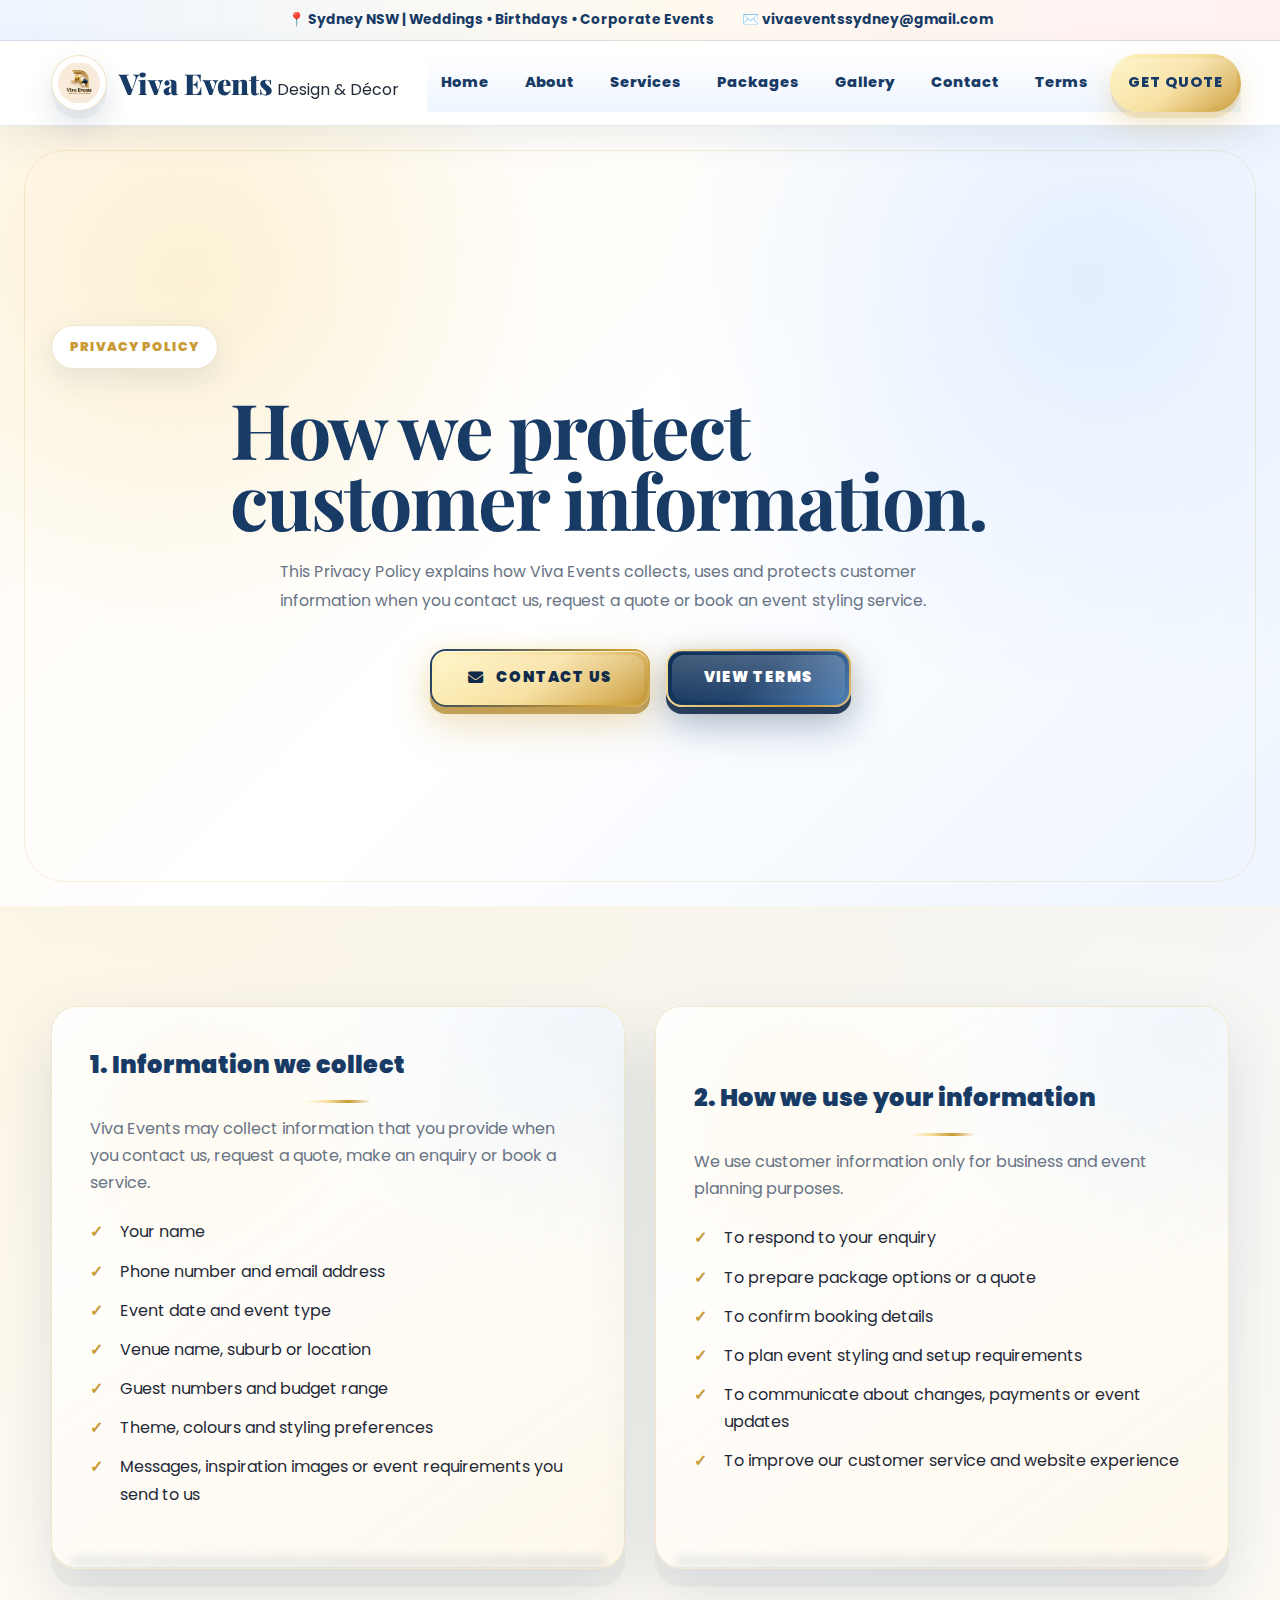
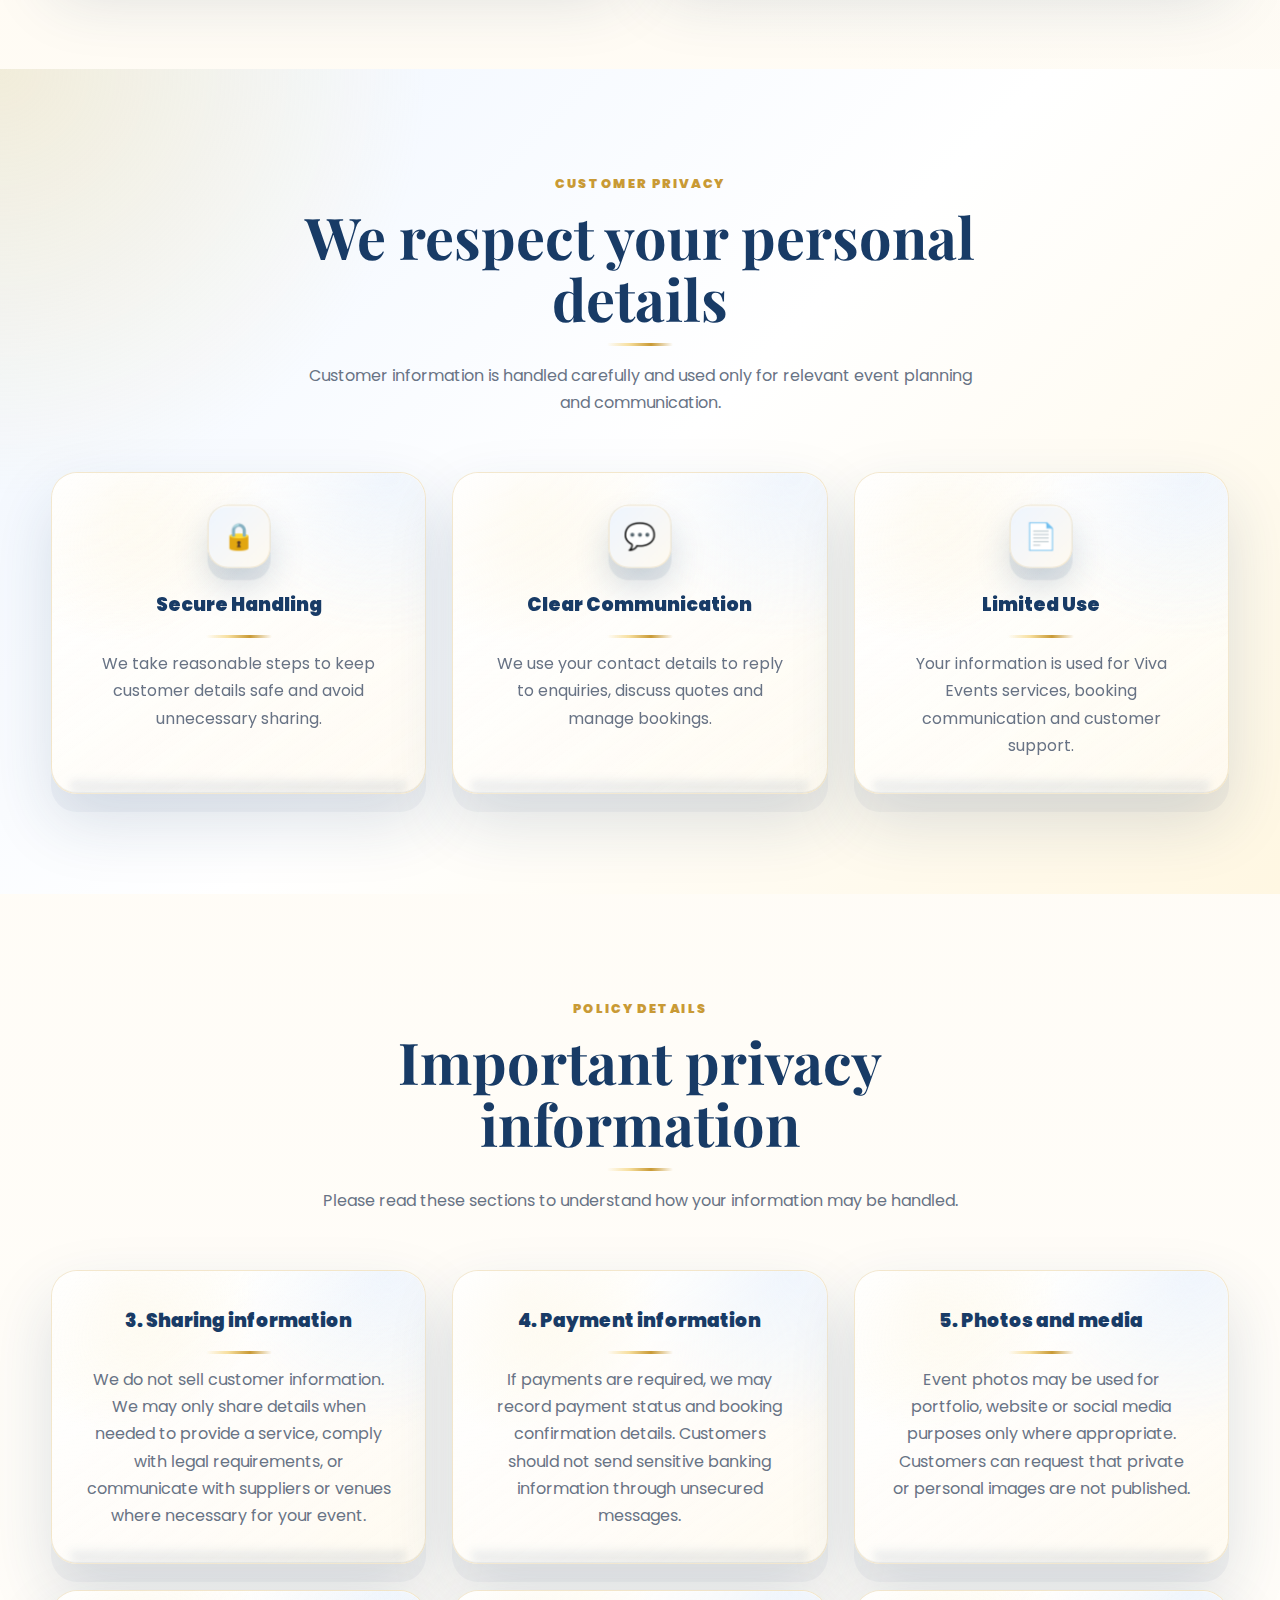
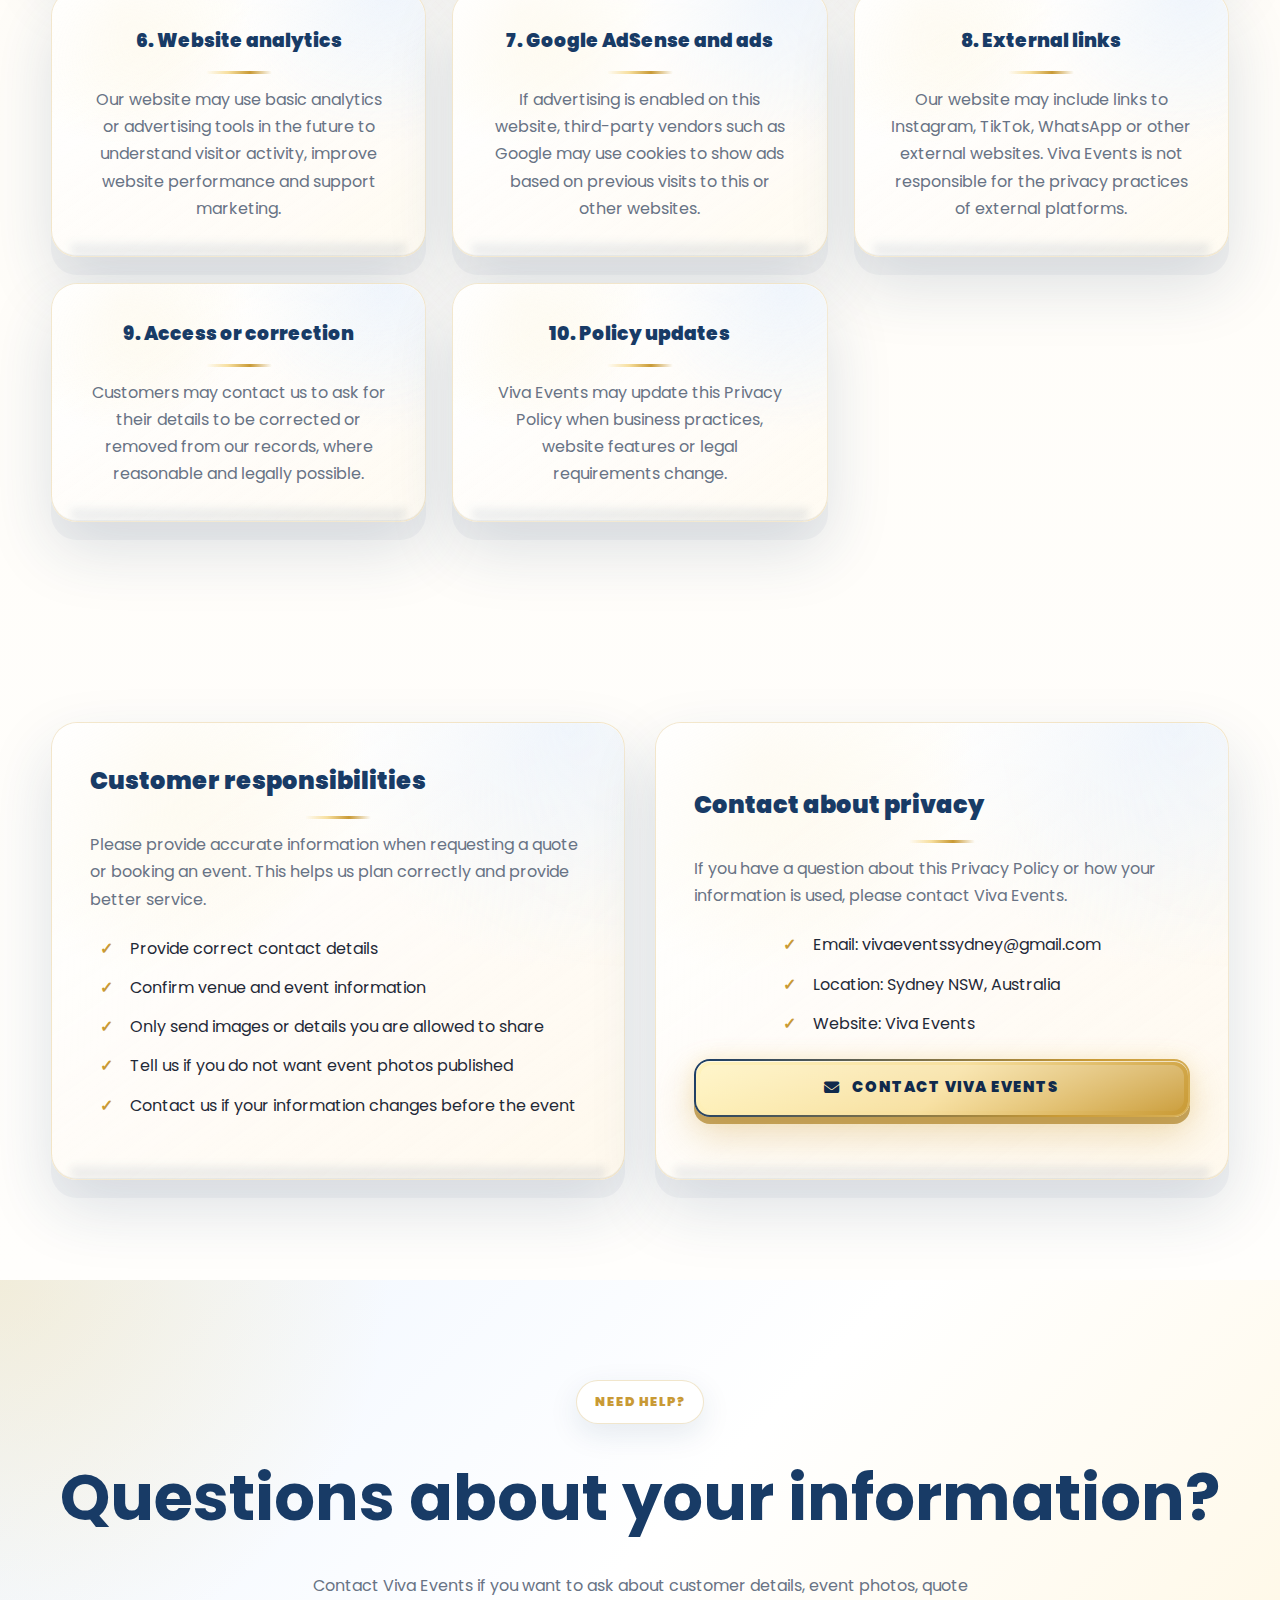
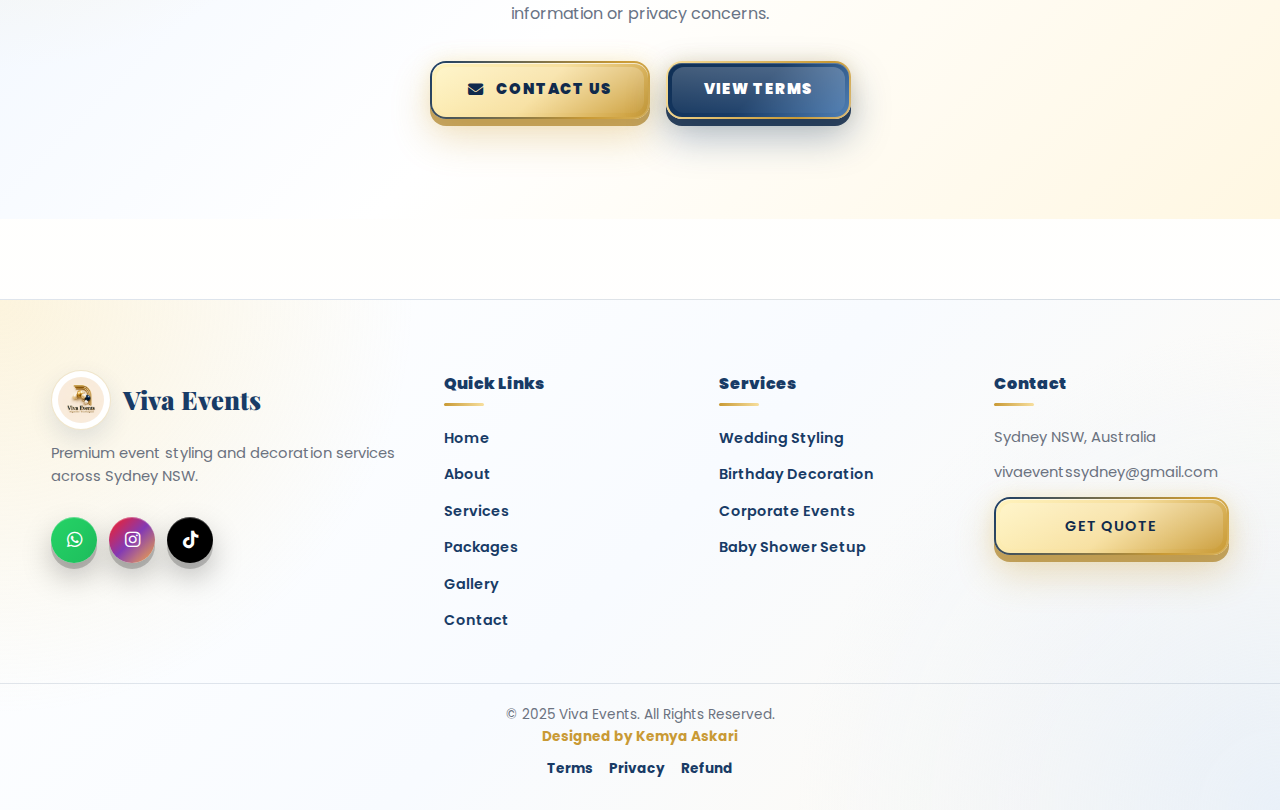
<file: privacy.html>
<!DOCTYPE html>
<html lang="en">
<head>
  <title>Privacy Policy | Viva Events</title>
  <meta charset="UTF-8">
  <meta name="viewport" content="width=device-width, initial-scale=1.0">

  <meta name="description" content="Read the Viva Events privacy policy for event styling and decoration enquiries in Sydney NSW.">
  <meta name="keywords" content="Viva Events privacy policy, event planner Sydney privacy, customer information policy">
  <meta name="author" content="Viva Events">
  <meta name="robots" content="index, follow">

  <link rel="stylesheet" href="https://cdnjs.cloudflare.com/ajax/libs/font-awesome/6.5.0/css/all.min.css">
  <link rel="stylesheet" href="css/style.css">
  <script src="js/script.js" defer></script>
</head>

<body>

  <div id="site-header"></div>

  <section class="hero">
    <div class="container">
      <span class="badge">Privacy Policy</span>
      <h1>How we protect customer information.</h1>
      <p>
        This Privacy Policy explains how Viva Events collects, uses and protects customer information
        when you contact us, request a quote or book an event styling service.
      </p>

      <div class="hero-actions">
        <a href="contact.html" class="btn btn-primary">
          <i class="fa-solid fa-envelope"></i> Contact Us
        </a>

        <a href="terms.html" class="btn btn-secondary">
          View Terms
        </a>
      </div>
    </div>
  </section>

  <section class="section">
    <div class="container split">
      <div class="panel">
        <h2>1. Information we collect</h2>
        <p>
          Viva Events may collect information that you provide when you contact us,
          request a quote, make an enquiry or book a service.
        </p>

        <ul class="list">
          <li>Your name</li>
          <li>Phone number and email address</li>
          <li>Event date and event type</li>
          <li>Venue name, suburb or location</li>
          <li>Guest numbers and budget range</li>
          <li>Theme, colours and styling preferences</li>
          <li>Messages, inspiration images or event requirements you send to us</li>
        </ul>
      </div>

      <div class="panel">
        <h2>2. How we use your information</h2>
        <p>
          We use customer information only for business and event planning purposes.
        </p>

        <ul class="list">
          <li>To respond to your enquiry</li>
          <li>To prepare package options or a quote</li>
          <li>To confirm booking details</li>
          <li>To plan event styling and setup requirements</li>
          <li>To communicate about changes, payments or event updates</li>
          <li>To improve our customer service and website experience</li>
        </ul>
      </div>
    </div>
  </section>

  <section class="section dark">
    <div class="container">
      <div class="section-title">
        <span>Customer Privacy</span>
        <h2>We respect your personal details</h2>
        <p>
          Customer information is handled carefully and used only for relevant event planning and communication.
        </p>
      </div>

      <div class="cards">
        <div class="card">
          <div class="icon">🔒</div>
          <h3>Secure Handling</h3>
          <p>
            We take reasonable steps to keep customer details safe and avoid unnecessary sharing.
          </p>
        </div>

        <div class="card">
          <div class="icon">💬</div>
          <h3>Clear Communication</h3>
          <p>
            We use your contact details to reply to enquiries, discuss quotes and manage bookings.
          </p>
        </div>

        <div class="card">
          <div class="icon">📄</div>
          <h3>Limited Use</h3>
          <p>
            Your information is used for Viva Events services, booking communication and customer support.
          </p>
        </div>
      </div>
    </div>
  </section>

  <section class="section">
    <div class="container">
      <div class="section-title">
        <span>Policy Details</span>
        <h2>Important privacy information</h2>
        <p>
          Please read these sections to understand how your information may be handled.
        </p>
      </div>

      <div class="legal-grid">
        <div class="legal-box">
          <h3>3. Sharing information</h3>
          <p>
            We do not sell customer information. We may only share details when needed to provide a service,
            comply with legal requirements, or communicate with suppliers or venues where necessary for your event.
          </p>
        </div>

        <div class="legal-box">
          <h3>4. Payment information</h3>
          <p>
            If payments are required, we may record payment status and booking confirmation details.
            Customers should not send sensitive banking information through unsecured messages.
          </p>
        </div>

        <div class="legal-box">
          <h3>5. Photos and media</h3>
          <p>
            Event photos may be used for portfolio, website or social media purposes only where appropriate.
            Customers can request that private or personal images are not published.
          </p>
        </div>

        <div class="legal-box">
          <h3>6. Website analytics</h3>
          <p>
            Our website may use basic analytics or advertising tools in the future to understand visitor activity,
            improve website performance and support marketing.
          </p>
        </div>

        <div class="legal-box">
          <h3>7. Google AdSense and ads</h3>
          <p>
            If advertising is enabled on this website, third-party vendors such as Google may use cookies
            to show ads based on previous visits to this or other websites.
          </p>
        </div>

        <div class="legal-box">
          <h3>8. External links</h3>
          <p>
            Our website may include links to Instagram, TikTok, WhatsApp or other external websites.
            Viva Events is not responsible for the privacy practices of external platforms.
          </p>
        </div>

        <div class="legal-box">
          <h3>9. Access or correction</h3>
          <p>
            Customers may contact us to ask for their details to be corrected or removed from our records,
            where reasonable and legally possible.
          </p>
        </div>

        <div class="legal-box">
          <h3>10. Policy updates</h3>
          <p>
            Viva Events may update this Privacy Policy when business practices, website features or legal
            requirements change.
          </p>
        </div>
      </div>
    </div>
  </section>

  <section class="section">
    <div class="container split">
      <div class="panel">
        <h2>Customer responsibilities</h2>
        <p>
          Please provide accurate information when requesting a quote or booking an event. This helps us
          plan correctly and provide better service.
        </p>

        <ul class="list">
          <li>Provide correct contact details</li>
          <li>Confirm venue and event information</li>
          <li>Only send images or details you are allowed to share</li>
          <li>Tell us if you do not want event photos published</li>
          <li>Contact us if your information changes before the event</li>
        </ul>
      </div>

      <div class="panel">
        <h2>Contact about privacy</h2>
        <p>
          If you have a question about this Privacy Policy or how your information is used,
          please contact Viva Events.
        </p>

        <ul class="list">
          <li>Email: vivaeventssydney@gmail.com</li>
          <li>Location: Sydney NSW, Australia</li>
          <li>Website: Viva Events</li>
        </ul>

        <a href="contact.html" class="btn btn-primary">
          <i class="fa-solid fa-envelope"></i> Contact Viva Events
        </a>
      </div>
    </div>
  </section>

  <section class="section dark">
    <div class="container" style="text-align:center;">
      <span class="badge">Need Help?</span>

      <h2 style="font-size:clamp(2rem,5vw,4rem); margin:20px 0;">
        Questions about your information?
      </h2>

      <p style="max-width:720px; margin:auto;">
        Contact Viva Events if you want to ask about customer details, event photos, quote information or privacy concerns.
      </p>

      <div class="hero-actions" style="justify-content:center;">
        <a href="contact.html" class="btn btn-primary">
          <i class="fa-solid fa-envelope"></i> Contact Us
        </a>

        <a href="terms.html" class="btn btn-secondary">
          View Terms
        </a>
      </div>
    </div>
  </section>

  <div id="site-footer"></div>

</body>
</html>
</file>
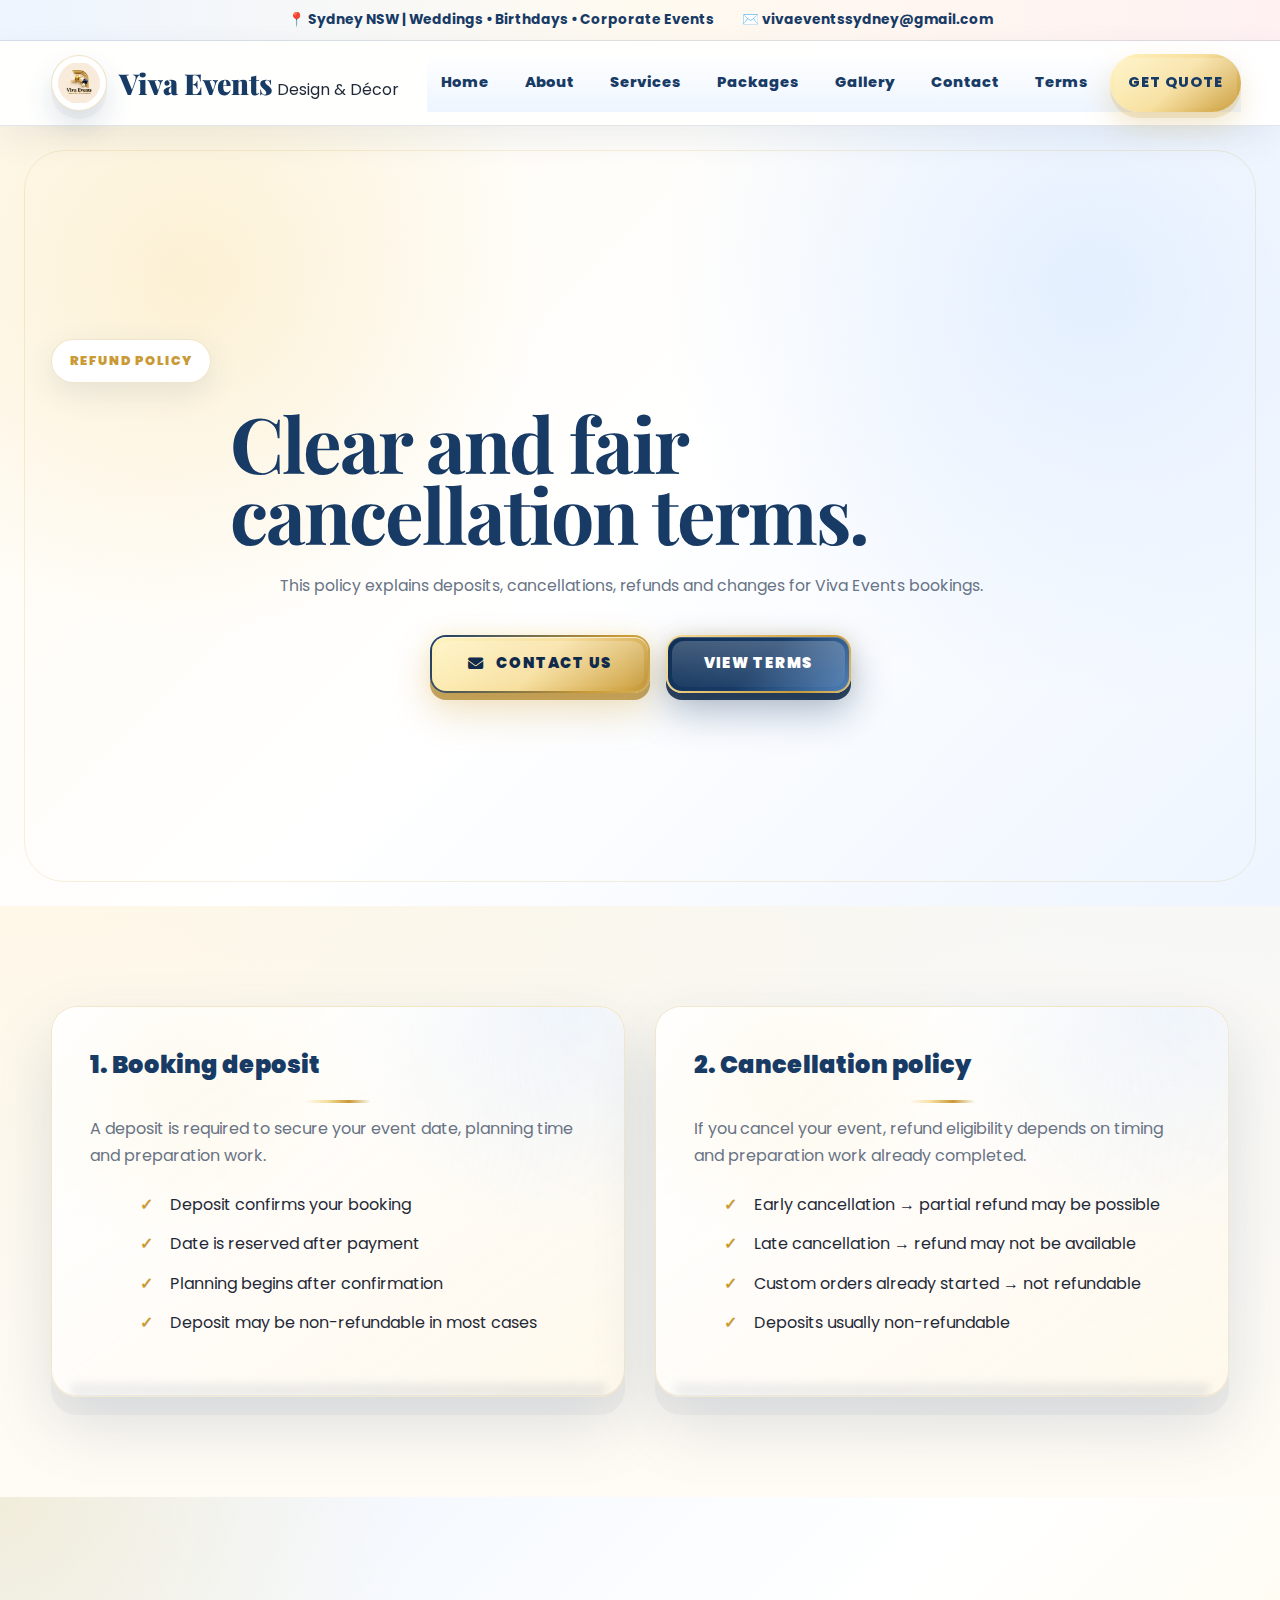
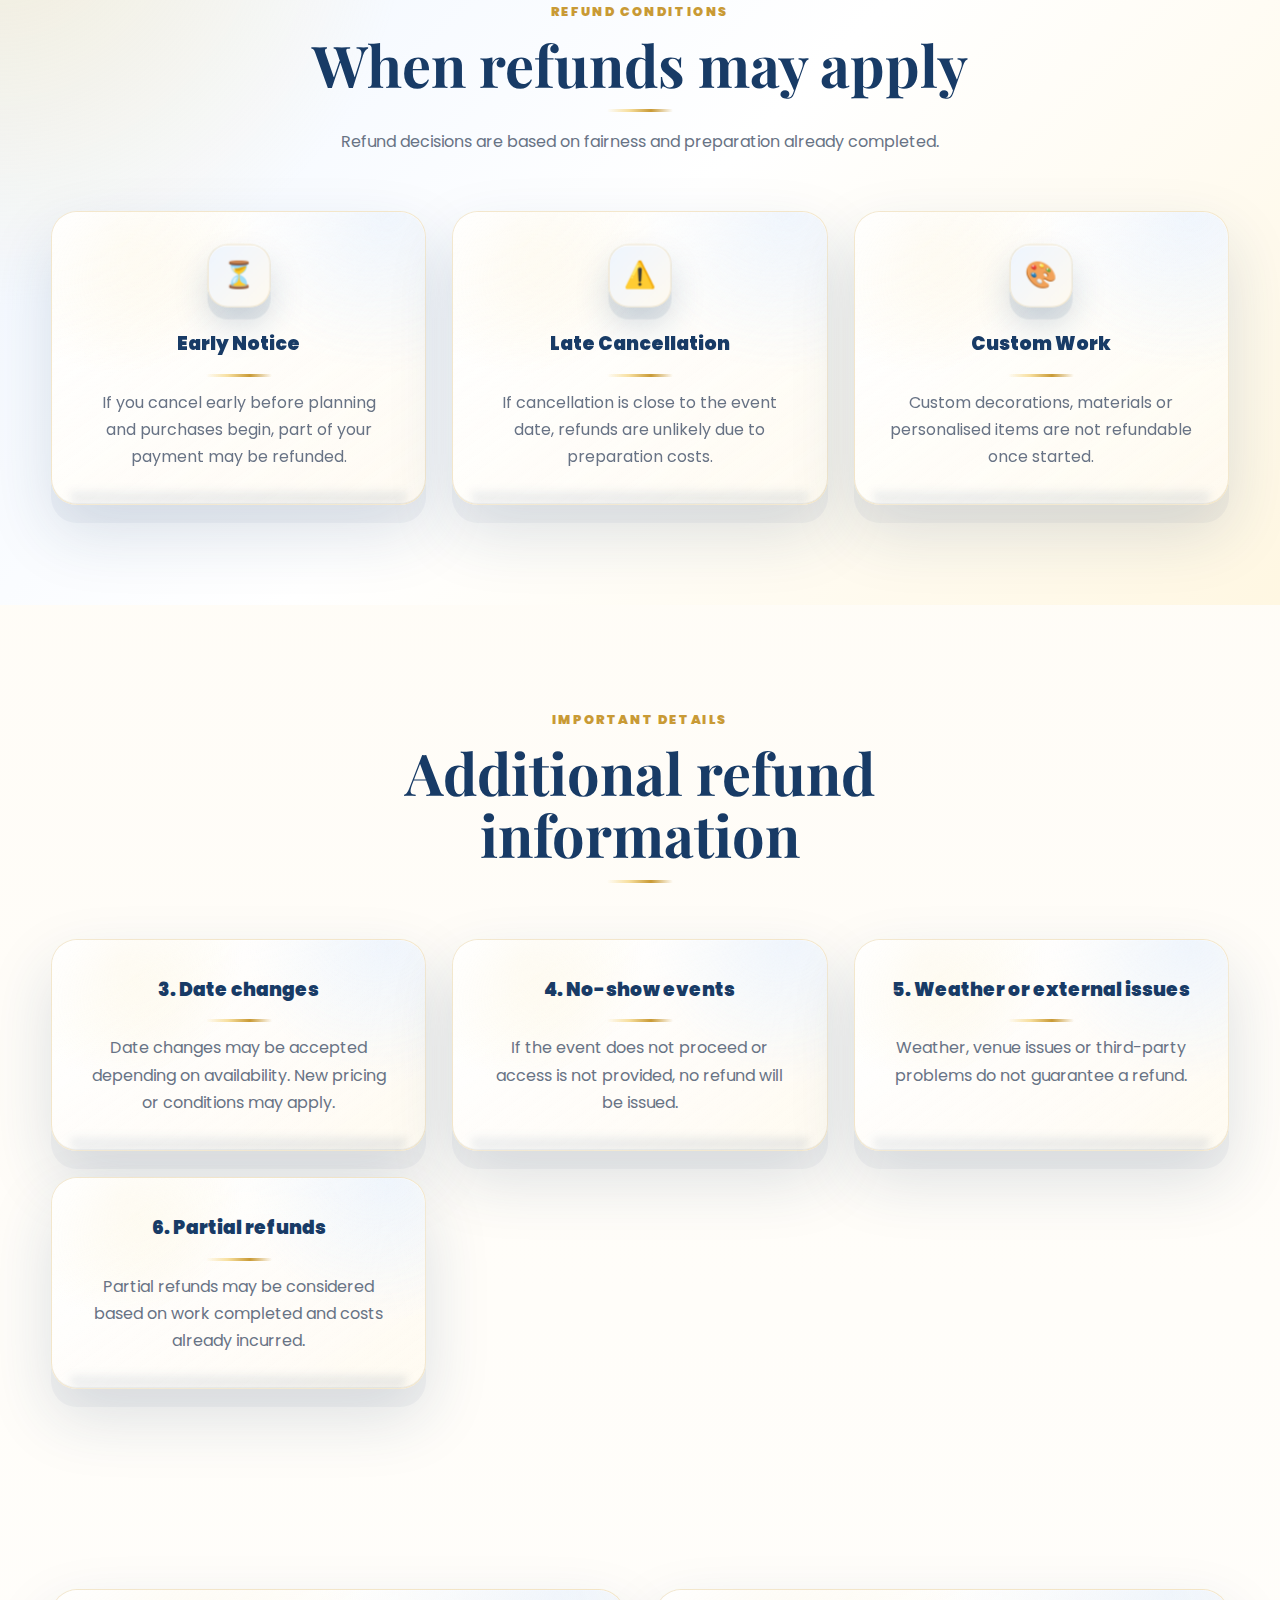
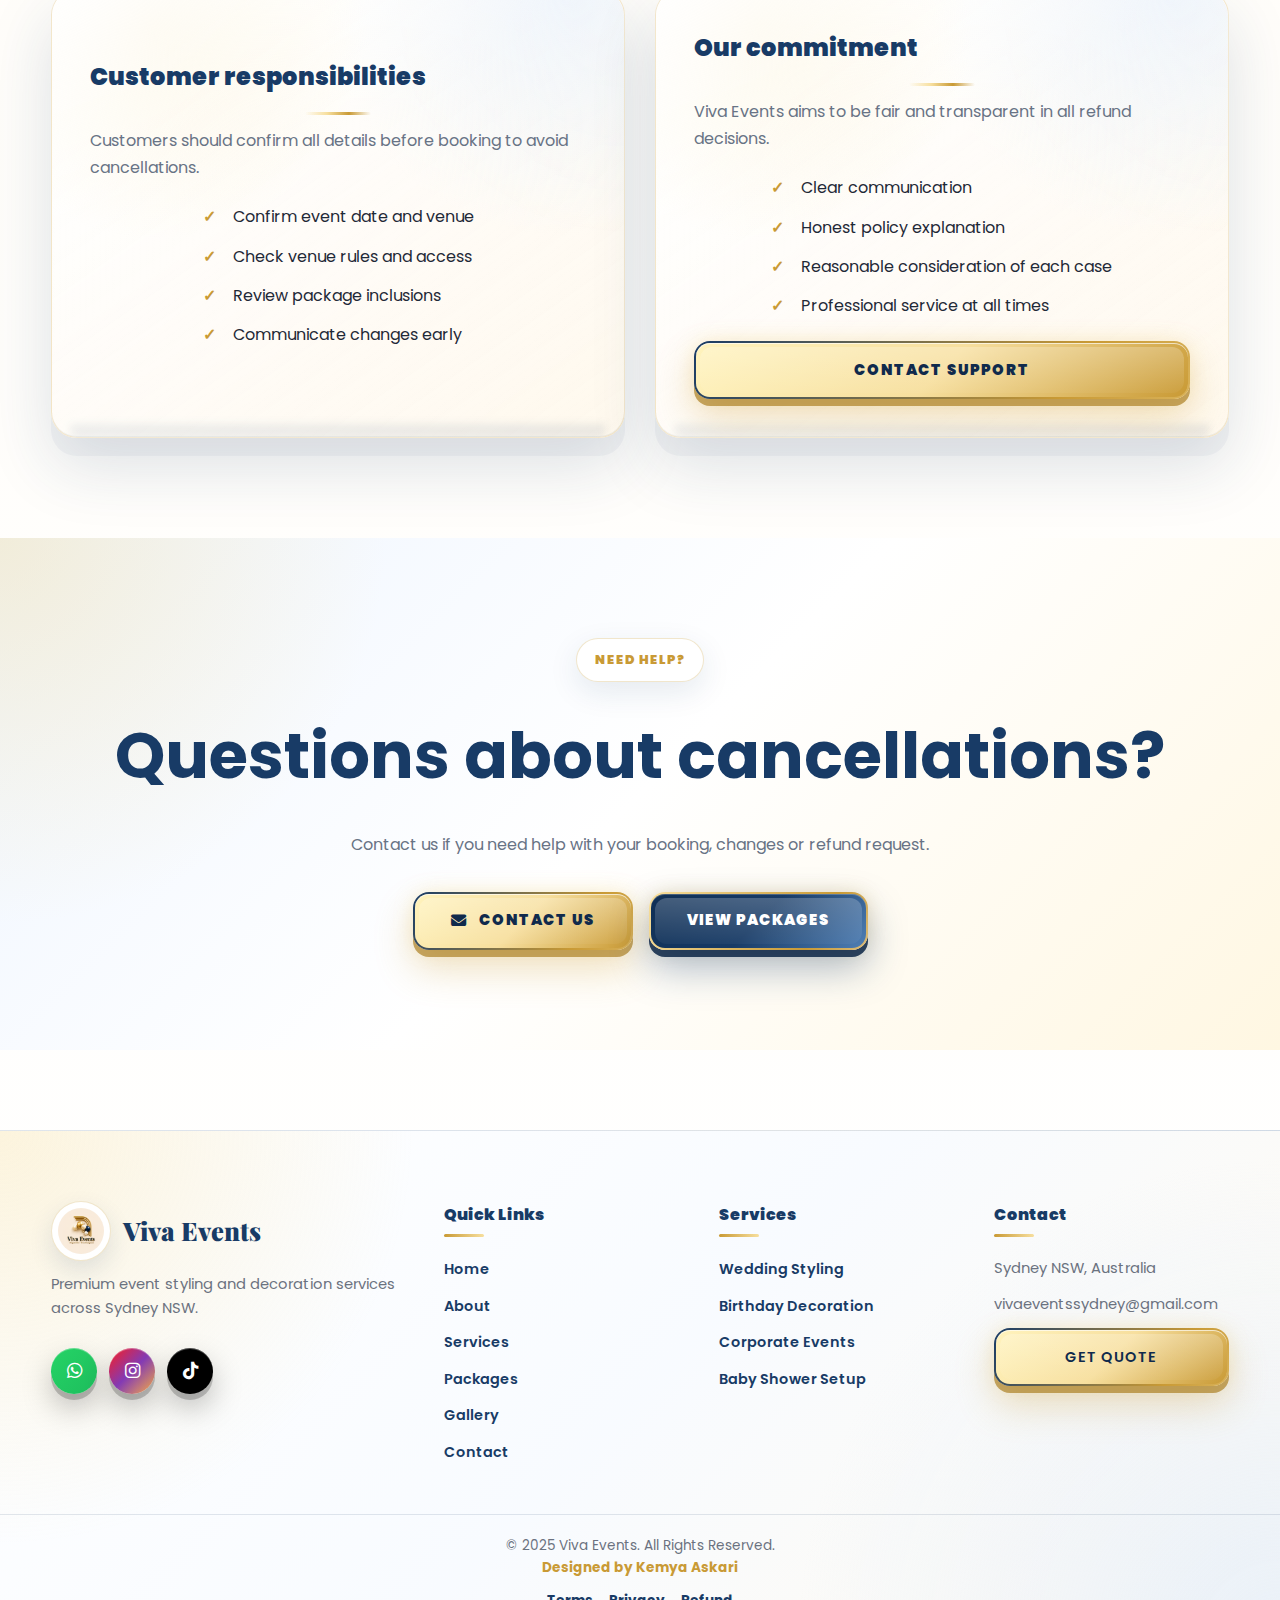
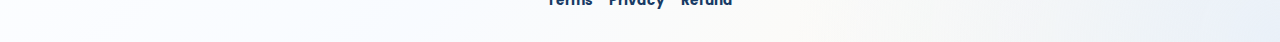
<file: refund.html>
<!DOCTYPE html>
<html lang="en">
<head>
  <title>Refund Policy | Viva Events</title>
  <meta charset="UTF-8">
  <meta name="viewport" content="width=device-width, initial-scale=1.0">

  <meta name="description" content="Read Viva Events refund and cancellation policy for event styling services in Sydney NSW.">
  <meta name="keywords" content="refund policy event planner, cancellation policy event styling Sydney, Viva Events refund">
  <meta name="author" content="Viva Events">
  <meta name="robots" content="index, follow">

  <link rel="stylesheet" href="https://cdnjs.cloudflare.com/ajax/libs/font-awesome/6.5.0/css/all.min.css">
  <link rel="stylesheet" href="css/style.css">
  <script src="js/script.js" defer></script>
</head>

<body>

<div id="site-header"></div>

<!-- HERO -->
<section class="hero">
  <div class="container">
    <span class="badge">Refund Policy</span>
    <h1>Clear and fair cancellation terms.</h1>
    <p>
      This policy explains deposits, cancellations, refunds and changes for Viva Events bookings.
    </p>

    <div class="hero-actions">
      <a href="contact.html" class="btn btn-primary">
        <i class="fa-solid fa-envelope"></i> Contact Us
      </a>

      <a href="terms.html" class="btn btn-secondary">
        View Terms
      </a>
    </div>
  </div>
</section>

<!-- MAIN -->
<section class="section">
  <div class="container split">

    <div class="panel">
      <h2>1. Booking deposit</h2>
      <p>
        A deposit is required to secure your event date, planning time and preparation work.
      </p>

      <ul class="list">
        <li>Deposit confirms your booking</li>
        <li>Date is reserved after payment</li>
        <li>Planning begins after confirmation</li>
        <li>Deposit may be non-refundable in most cases</li>
      </ul>
    </div>

    <div class="panel">
      <h2>2. Cancellation policy</h2>
      <p>
        If you cancel your event, refund eligibility depends on timing and preparation work already completed.
      </p>

      <ul class="list">
        <li>Early cancellation → partial refund may be possible</li>
        <li>Late cancellation → refund may not be available</li>
        <li>Custom orders already started → not refundable</li>
        <li>Deposits usually non-refundable</li>
      </ul>
    </div>

  </div>
</section>

<!-- CONDITIONS -->
<section class="section dark">
  <div class="container">
    <div class="section-title">
      <span>Refund Conditions</span>
      <h2>When refunds may apply</h2>
      <p>Refund decisions are based on fairness and preparation already completed.</p>
    </div>

    <div class="cards">
      <div class="card">
        <div class="icon">⏳</div>
        <h3>Early Notice</h3>
        <p>
          If you cancel early before planning and purchases begin, part of your payment may be refunded.
        </p>
      </div>

      <div class="card">
        <div class="icon">⚠️</div>
        <h3>Late Cancellation</h3>
        <p>
          If cancellation is close to the event date, refunds are unlikely due to preparation costs.
        </p>
      </div>

      <div class="card">
        <div class="icon">🎨</div>
        <h3>Custom Work</h3>
        <p>
          Custom decorations, materials or personalised items are not refundable once started.
        </p>
      </div>
    </div>
  </div>
</section>

<!-- DETAILS -->
<section class="section">
  <div class="container">
    <div class="section-title">
      <span>Important Details</span>
      <h2>Additional refund information</h2>
    </div>

    <div class="legal-grid">

      <div class="legal-box">
        <h3>3. Date changes</h3>
        <p>
          Date changes may be accepted depending on availability. New pricing or conditions may apply.
        </p>
      </div>

      <div class="legal-box">
        <h3>4. No-show events</h3>
        <p>
          If the event does not proceed or access is not provided, no refund will be issued.
        </p>
      </div>

      <div class="legal-box">
        <h3>5. Weather or external issues</h3>
        <p>
          Weather, venue issues or third-party problems do not guarantee a refund.
        </p>
      </div>

      <div class="legal-box">
        <h3>6. Partial refunds</h3>
        <p>
          Partial refunds may be considered based on work completed and costs already incurred.
        </p>
      </div>

    </div>
  </div>
</section>

<!-- RESPONSIBILITY -->
<section class="section">
  <div class="container split">

    <div class="panel">
      <h2>Customer responsibilities</h2>
      <p>
        Customers should confirm all details before booking to avoid cancellations.
      </p>

      <ul class="list">
        <li>Confirm event date and venue</li>
        <li>Check venue rules and access</li>
        <li>Review package inclusions</li>
        <li>Communicate changes early</li>
      </ul>
    </div>

    <div class="panel">
      <h2>Our commitment</h2>
      <p>
        Viva Events aims to be fair and transparent in all refund decisions.
      </p>

      <ul class="list">
        <li>Clear communication</li>
        <li>Honest policy explanation</li>
        <li>Reasonable consideration of each case</li>
        <li>Professional service at all times</li>
      </ul>

      <a href="contact.html" class="btn btn-primary">
        Contact Support
      </a>
    </div>

  </div>
</section>

<!-- CTA -->
<section class="section dark">
  <div class="container" style="text-align:center;">
    <span class="badge">Need Help?</span>

    <h2 style="font-size:clamp(2rem,5vw,4rem); margin:20px 0;">
      Questions about cancellations?
    </h2>

    <p style="max-width:720px; margin:auto;">
      Contact us if you need help with your booking, changes or refund request.
    </p>

    <div class="hero-actions" style="justify-content:center;">
      <a href="contact.html" class="btn btn-primary">
        <i class="fa-solid fa-envelope"></i> Contact Us
      </a>

      <a href="packages.html" class="btn btn-secondary">
        View Packages
      </a>
    </div>
  </div>
</section>

<div id="site-footer"></div>

</body>
</html>
</file>
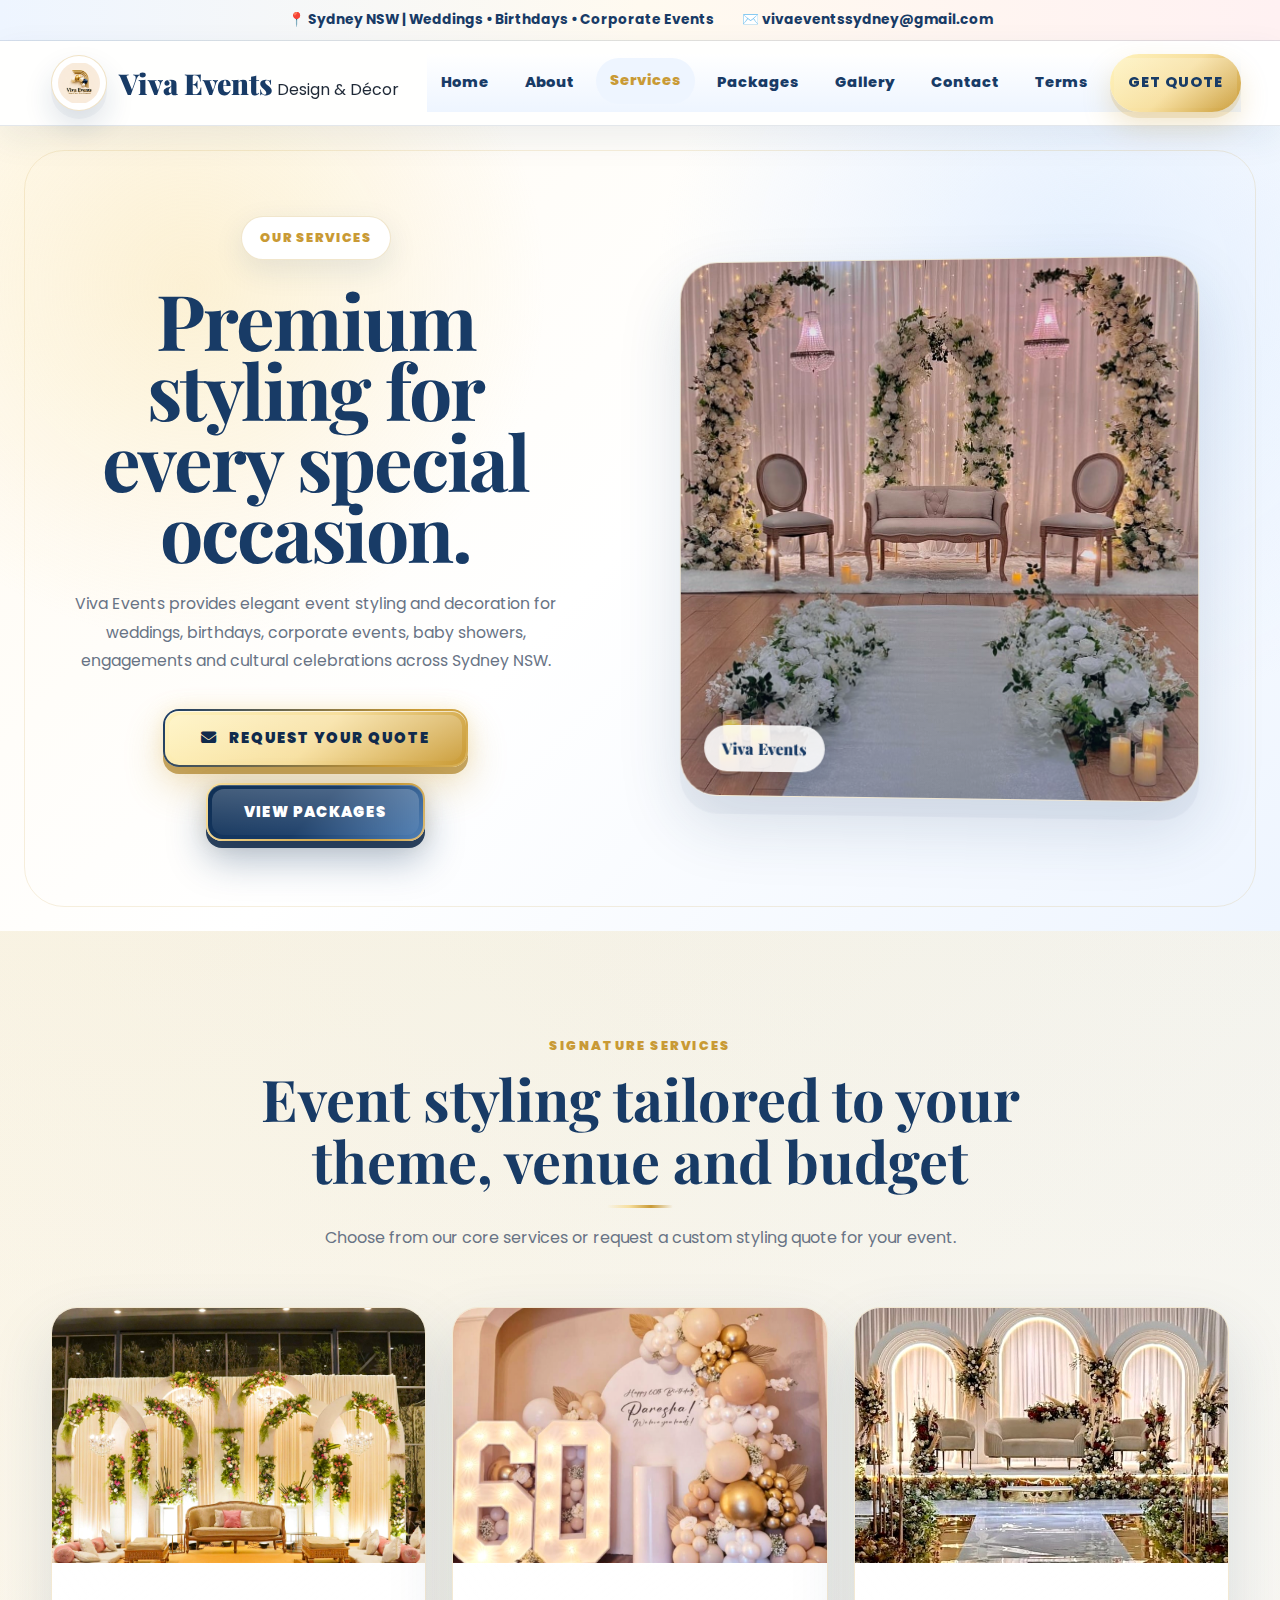
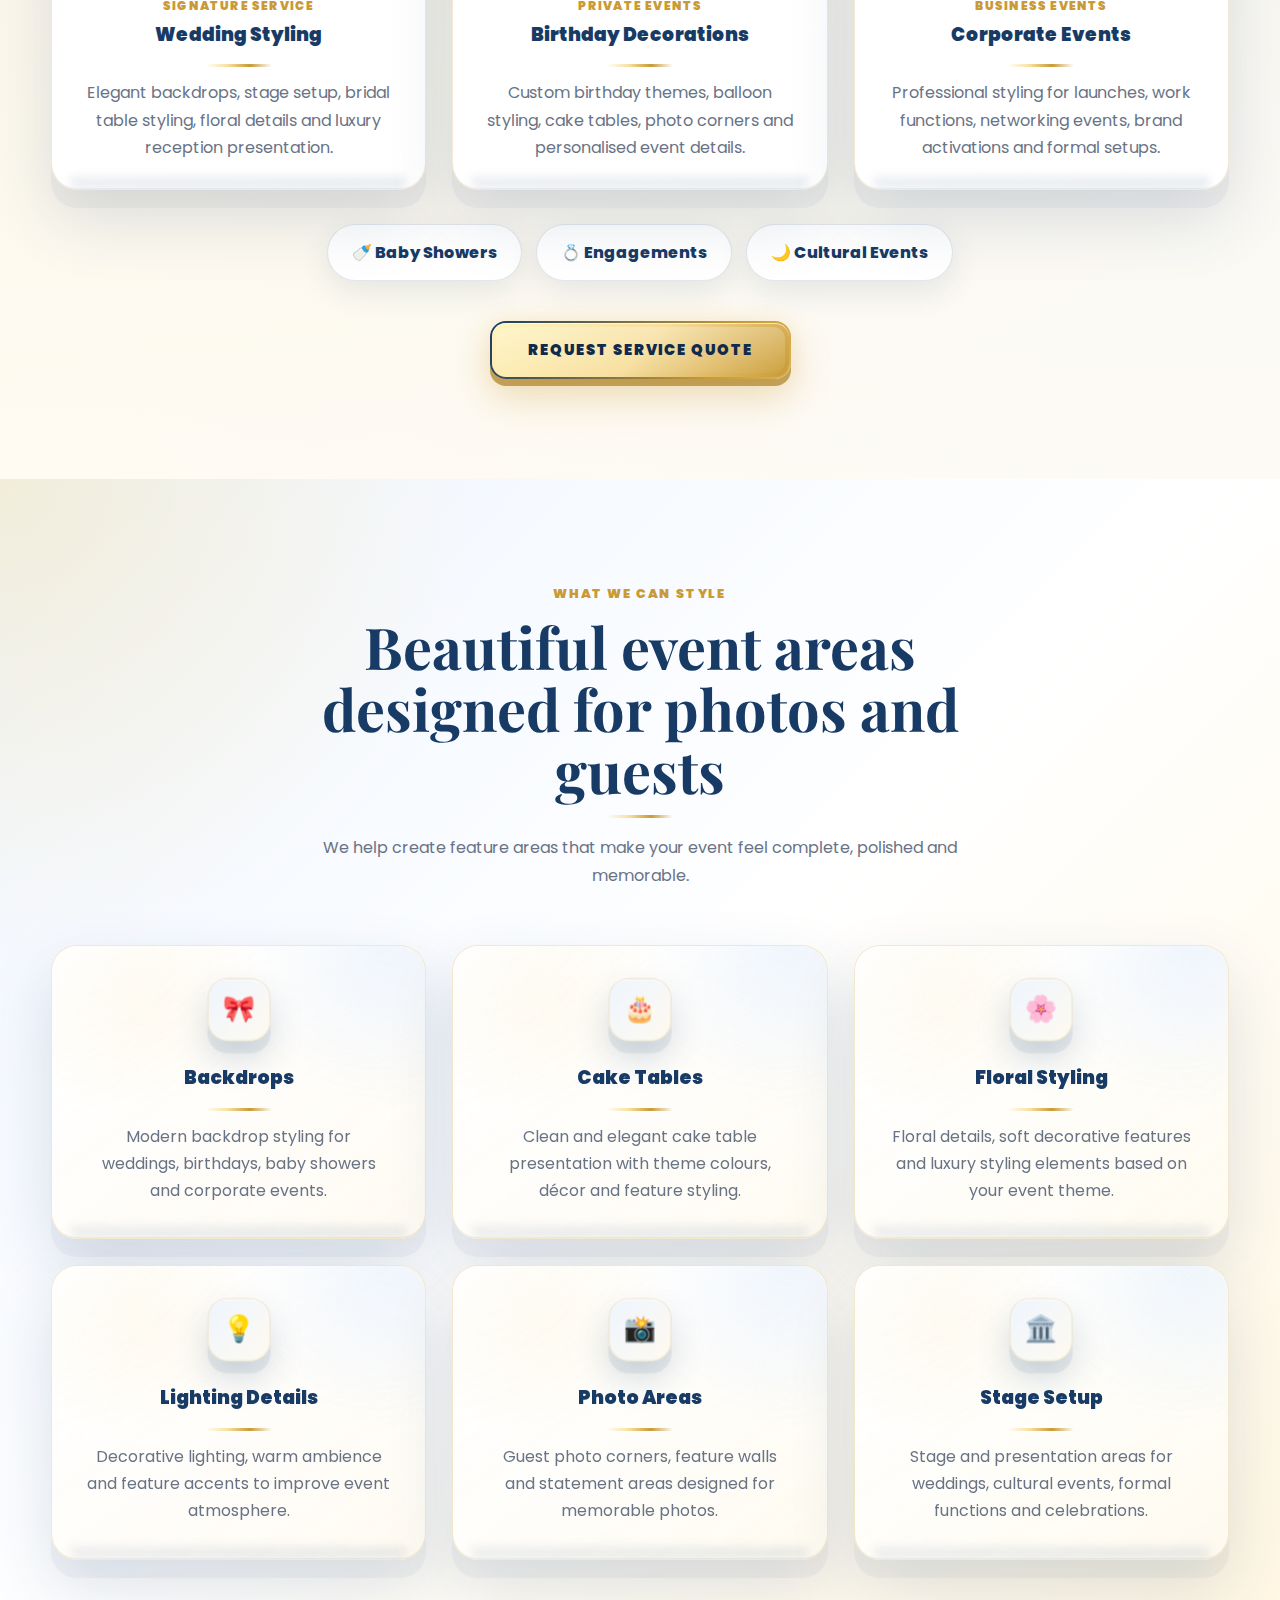
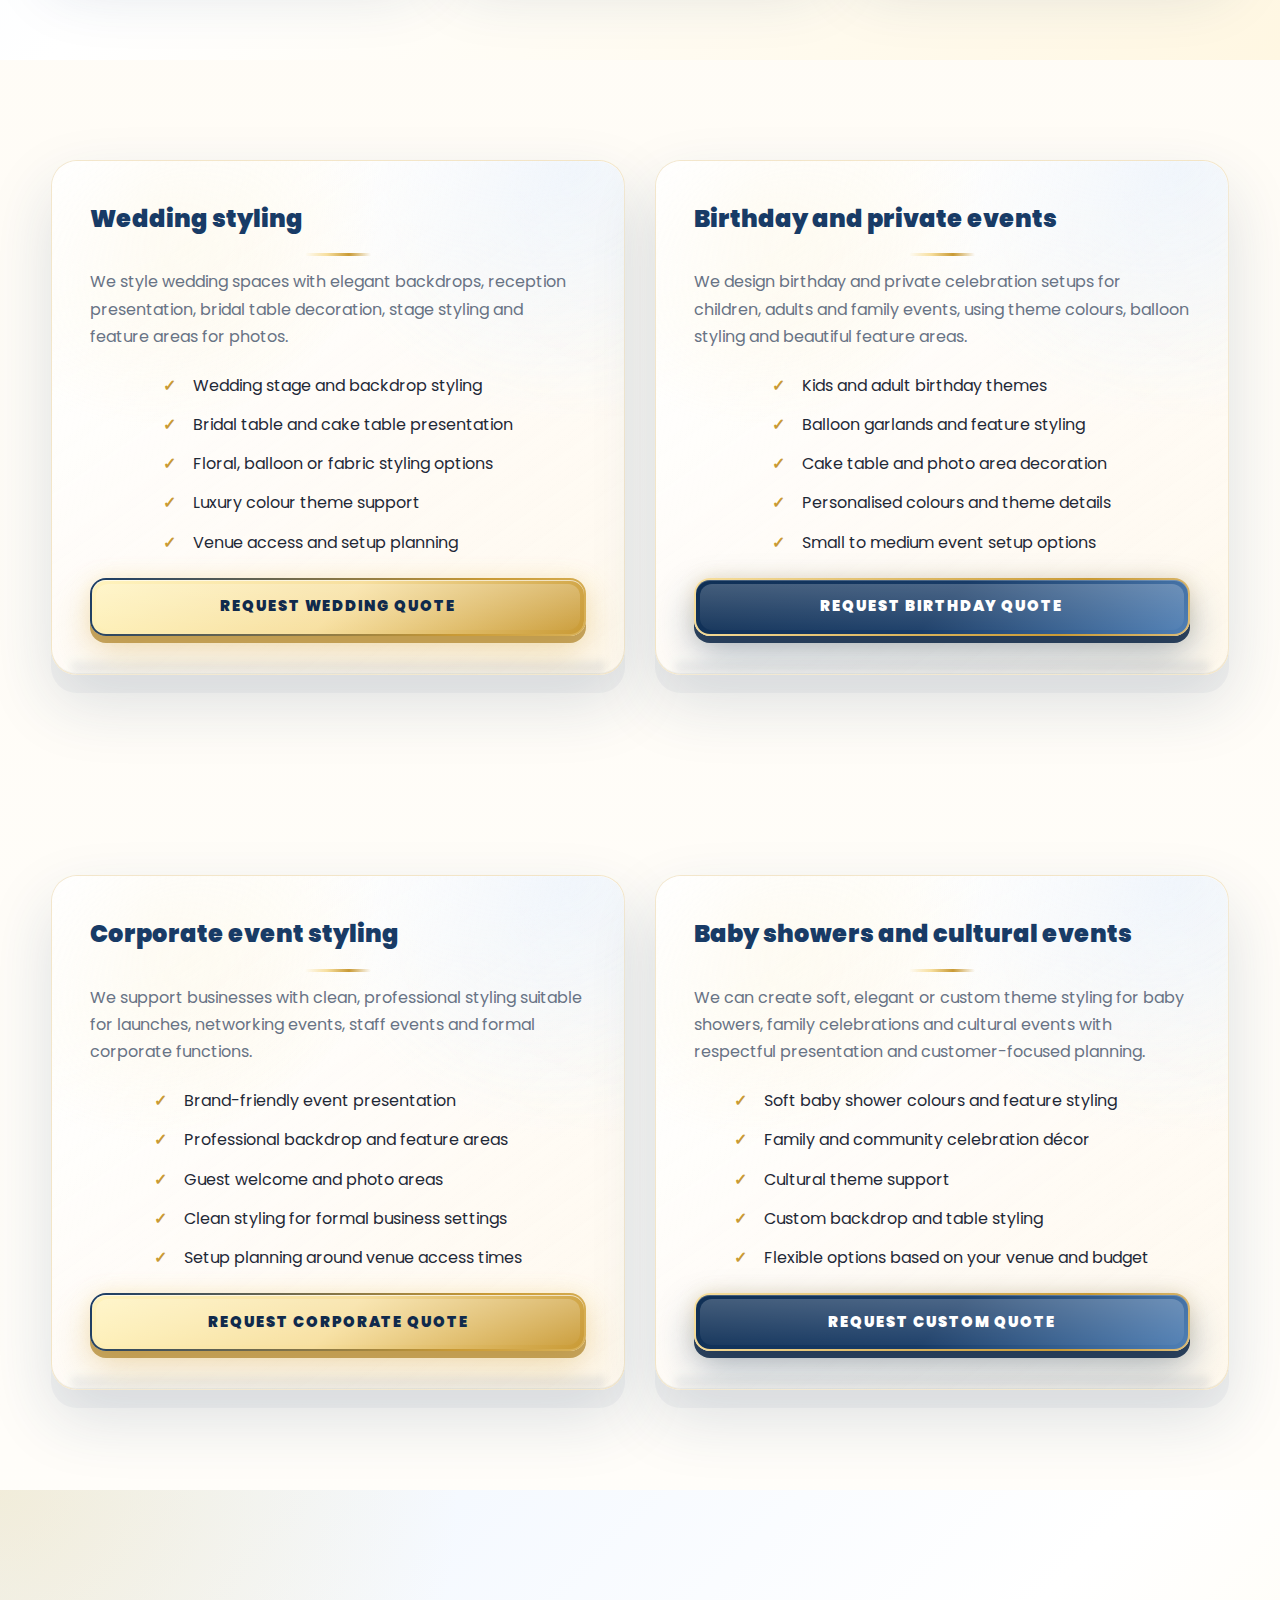
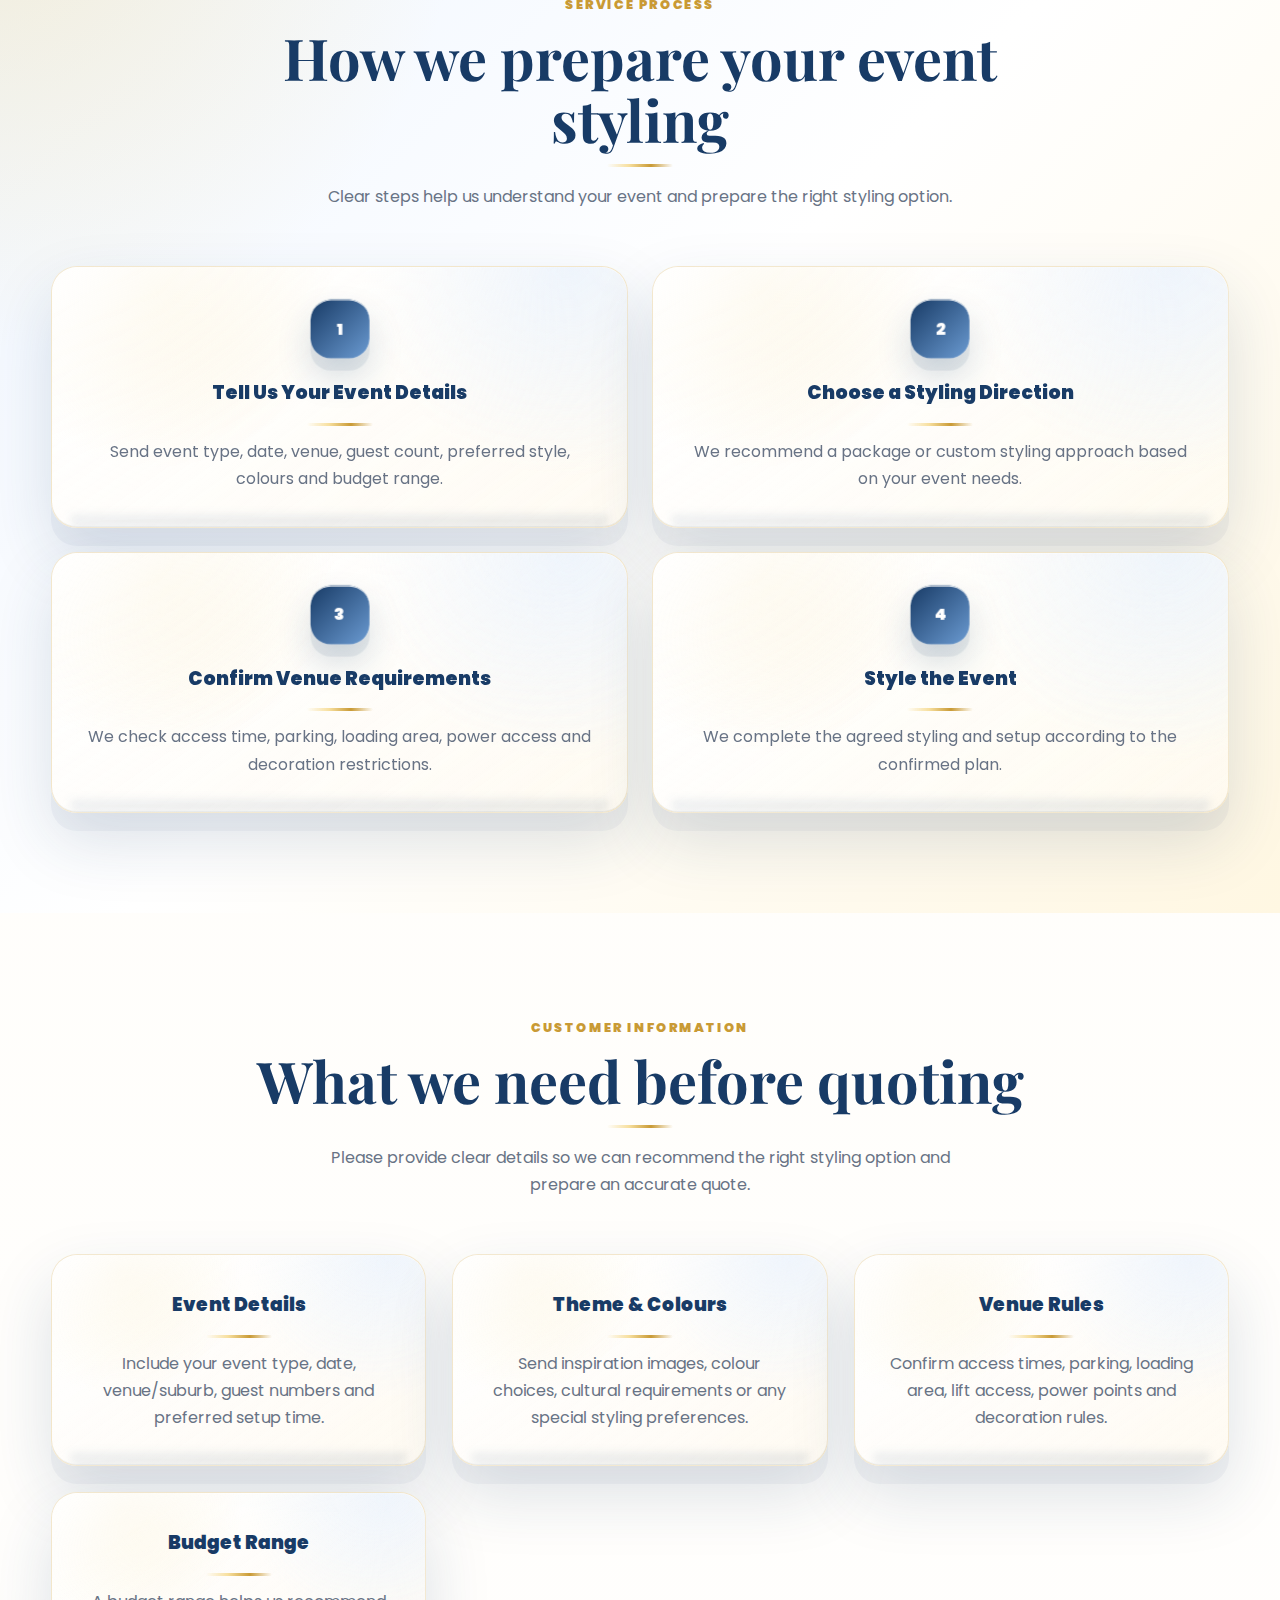
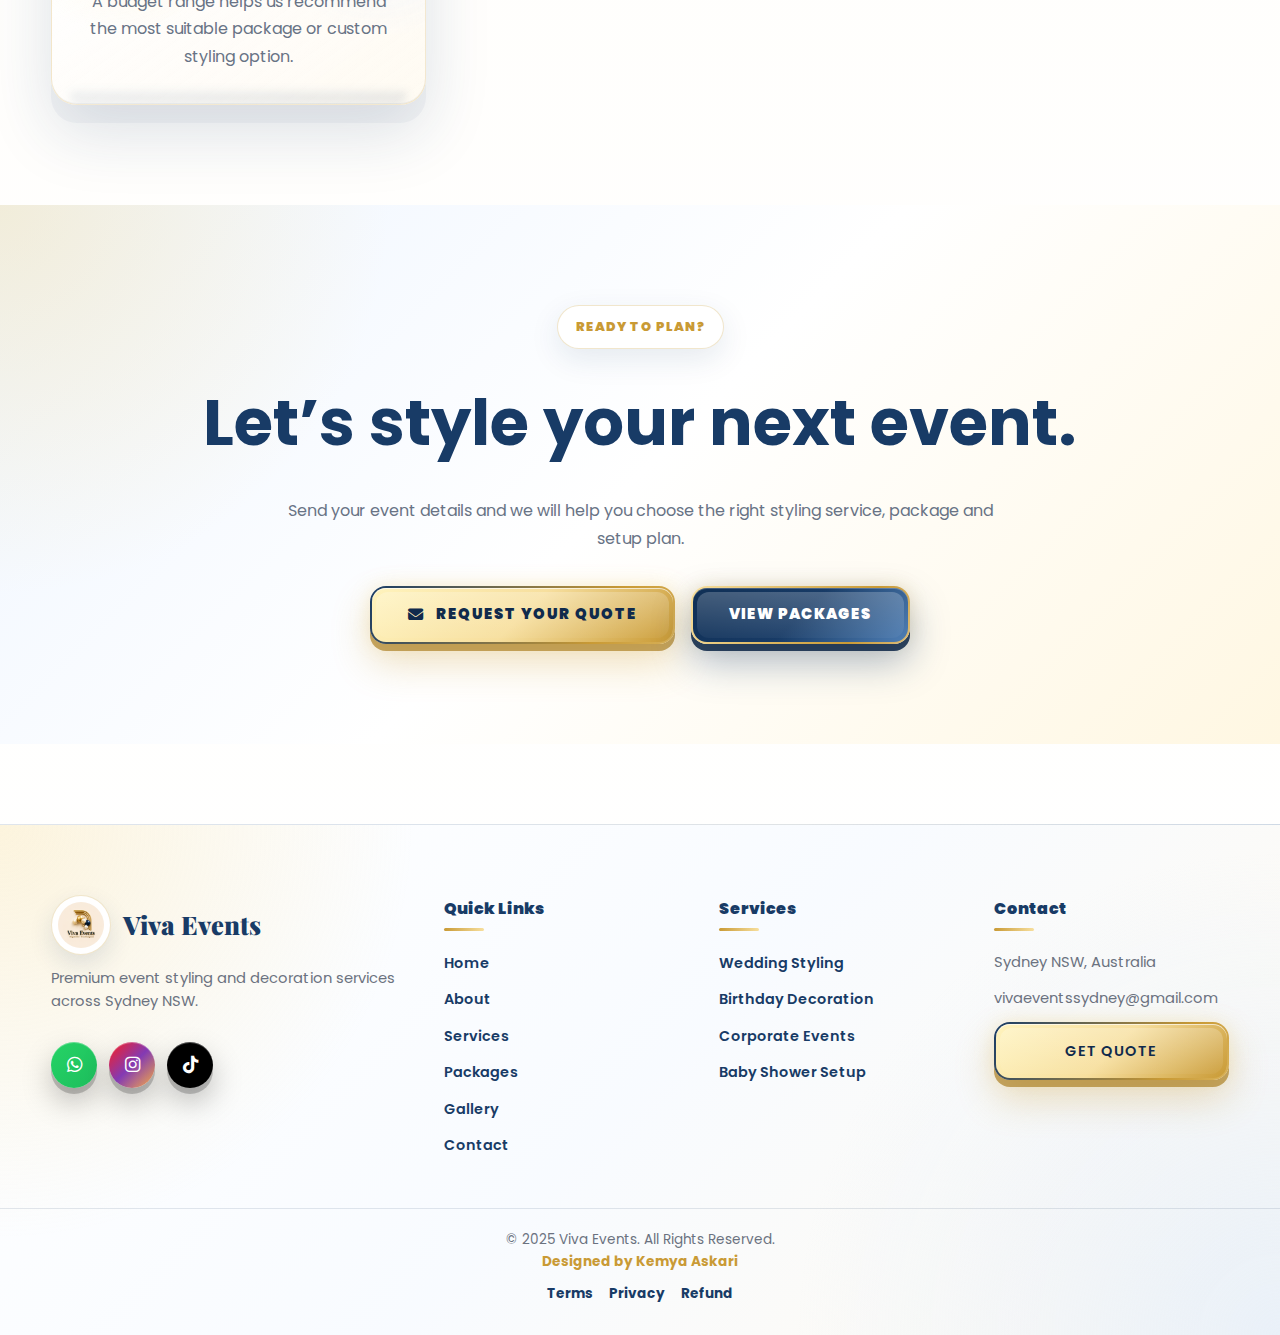
<file: services.html>
<!DOCTYPE html>
<html lang="en">
<head>
  <title>Services | Viva Events</title>
  <meta charset="UTF-8">
  <meta name="viewport" content="width=device-width, initial-scale=1.0">

  <meta name="description" content="Viva Events provides event styling and decoration services in Sydney NSW for weddings, birthdays, corporate events, baby showers, engagements and cultural celebrations.">
  <meta name="keywords" content="event styling Sydney, wedding decoration Sydney, birthday decoration, corporate event styling, baby shower decoration NSW">
  <meta name="author" content="Viva Events">
  <meta name="robots" content="index, follow">
  <script async src="https://pagead2.googlesyndication.com/pagead/js/adsbygoogle.js?client=ca-pub-2324776541170272"
      crossorigin="anonymous"></script>
  <meta name="google-adsense-account" content="ca-pub-2324776541170272">
  <link rel="stylesheet" href="https://cdnjs.cloudflare.com/ajax/libs/font-awesome/6.5.0/css/all.min.css">
  <link rel="stylesheet" href="css/style.css">
  <script src="js/script.js" defer></script>
</head>

<body>

  <div id="site-header"></div>

  <section class="hero">
    <div class="container hero-grid">
      <div>
        <span class="badge">Our Services</span>
        <h1>Premium styling for every special occasion.</h1>
        <p>
          Viva Events provides elegant event styling and decoration for weddings, birthdays,
          corporate events, baby showers, engagements and cultural celebrations across Sydney NSW.
        </p>

        <div class="hero-actions">
          <a href="contact.html" class="btn btn-primary">
            <i class="fa-solid fa-envelope"></i> Request Your Quote
          </a>

          <a href="packages.html" class="btn btn-secondary">
            View Packages
          </a>
        </div>
      </div>

      <div class="image-slider">
        <img src="image/wedding.jpeg" class="slide active" alt="Wedding event styling">
        <img src="image/birthday.jpeg" class="slide" alt="Birthday party decoration">
        <img src="image/stage-1.jpeg" class="slide" alt="Corporate event setup">
        <img src="image/stage-2.jpeg" class="slide" alt="Luxury event decoration">
      </div>
    </div>
  </section>

  <section class="section">
    <div class="container">
      <div class="section-title">
        <span>Signature Services</span>
        <h2>Event styling tailored to your theme, venue and budget</h2>
        <p>
          Choose from our core services or request a custom styling quote for your event.
        </p>
      </div>

      <div class="services-showcase">
        <a href="contact.html" class="service-feature">
          <img src="image/background.jpeg" alt="Wedding styling and decoration">
          <div>
            <span>Signature Service</span>
            <h3>Wedding Styling</h3>
            <p>
              Elegant backdrops, stage setup, bridal table styling, floral details and luxury reception presentation.
            </p>
          </div>
        </a>

        <a href="contact.html" class="service-feature">
          <img src="image/birthday.jpeg" alt="Birthday event decoration">
          <div>
            <span>Private Events</span>
            <h3>Birthday Decorations</h3>
            <p>
              Custom birthday themes, balloon styling, cake tables, photo corners and personalised event details.
            </p>
          </div>
        </a>

        <a href="contact.html" class="service-feature">
          <img src="image/stage-1.jpeg" alt="Corporate event styling">
          <div>
            <span>Business Events</span>
            <h3>Corporate Events</h3>
            <p>
              Professional styling for launches, work functions, networking events, brand activations and formal setups.
            </p>
          </div>
        </a>
      </div>

      <div class="service-mini-row">
        <a href="contact.html">🍼 Baby Showers</a>
        <a href="contact.html">💍 Engagements</a>
        <a href="contact.html">🌙 Cultural Events</a>
      </div>

      <div class="section-action">
        <a href="contact.html" class="btn btn-primary">Request Service Quote</a>
      </div>
    </div>
  </section>

  <section class="section dark">
    <div class="container">
      <div class="section-title">
        <span>What We Can Style</span>
        <h2>Beautiful event areas designed for photos and guests</h2>
        <p>
          We help create feature areas that make your event feel complete, polished and memorable.
        </p>
      </div>

      <div class="cards">
        <div class="card">
          <div class="icon">🎀</div>
          <h3>Backdrops</h3>
          <p>
            Modern backdrop styling for weddings, birthdays, baby showers and corporate events.
          </p>
        </div>

        <div class="card">
          <div class="icon">🎂</div>
          <h3>Cake Tables</h3>
          <p>
            Clean and elegant cake table presentation with theme colours, décor and feature styling.
          </p>
        </div>

        <div class="card">
          <div class="icon">🌸</div>
          <h3>Floral Styling</h3>
          <p>
            Floral details, soft decorative features and luxury styling elements based on your event theme.
          </p>
        </div>

        <div class="card">
          <div class="icon">💡</div>
          <h3>Lighting Details</h3>
          <p>
            Decorative lighting, warm ambience and feature accents to improve event atmosphere.
          </p>
        </div>

        <div class="card">
          <div class="icon">📸</div>
          <h3>Photo Areas</h3>
          <p>
            Guest photo corners, feature walls and statement areas designed for memorable photos.
          </p>
        </div>

        <div class="card">
          <div class="icon">🏛️</div>
          <h3>Stage Setup</h3>
          <p>
            Stage and presentation areas for weddings, cultural events, formal functions and celebrations.
          </p>
        </div>
      </div>
    </div>
  </section>

  <section class="section">
    <div class="container split">
      <div class="panel">
        <h2>Wedding styling</h2>
        <p>
          We style wedding spaces with elegant backdrops, reception presentation, bridal table
          decoration, stage styling and feature areas for photos.
        </p>

        <ul class="list">
          <li>Wedding stage and backdrop styling</li>
          <li>Bridal table and cake table presentation</li>
          <li>Floral, balloon or fabric styling options</li>
          <li>Luxury colour theme support</li>
          <li>Venue access and setup planning</li>
        </ul>

        <a href="contact.html" class="btn btn-primary">Request Wedding Quote</a>
      </div>

      <div class="panel">
        <h2>Birthday and private events</h2>
        <p>
          We design birthday and private celebration setups for children, adults and family events,
          using theme colours, balloon styling and beautiful feature areas.
        </p>

        <ul class="list">
          <li>Kids and adult birthday themes</li>
          <li>Balloon garlands and feature styling</li>
          <li>Cake table and photo area decoration</li>
          <li>Personalised colours and theme details</li>
          <li>Small to medium event setup options</li>
        </ul>

        <a href="contact.html" class="btn btn-secondary">Request Birthday Quote</a>
      </div>
    </div>
  </section>

  <section class="section">
    <div class="container split">
      <div class="panel">
        <h2>Corporate event styling</h2>
        <p>
          We support businesses with clean, professional styling suitable for launches,
          networking events, staff events and formal corporate functions.
        </p>

        <ul class="list">
          <li>Brand-friendly event presentation</li>
          <li>Professional backdrop and feature areas</li>
          <li>Guest welcome and photo areas</li>
          <li>Clean styling for formal business settings</li>
          <li>Setup planning around venue access times</li>
        </ul>

        <a href="contact.html" class="btn btn-primary">Request Corporate Quote</a>
      </div>

      <div class="panel">
        <h2>Baby showers and cultural events</h2>
        <p>
          We can create soft, elegant or custom theme styling for baby showers, family celebrations
          and cultural events with respectful presentation and customer-focused planning.
        </p>

        <ul class="list">
          <li>Soft baby shower colours and feature styling</li>
          <li>Family and community celebration décor</li>
          <li>Cultural theme support</li>
          <li>Custom backdrop and table styling</li>
          <li>Flexible options based on your venue and budget</li>
        </ul>

        <a href="contact.html" class="btn btn-secondary">Request Custom Quote</a>
      </div>
    </div>
  </section>

  <section class="section dark">
    <div class="container">
      <div class="section-title">
        <span>Service Process</span>
        <h2>How we prepare your event styling</h2>
        <p>
          Clear steps help us understand your event and prepare the right styling option.
        </p>
      </div>

      <div class="steps">
        <div class="step">
          <span class="num">1</span>
          <div>
            <h3>Tell Us Your Event Details</h3>
            <p>Send event type, date, venue, guest count, preferred style, colours and budget range.</p>
          </div>
        </div>

        <div class="step">
          <span class="num">2</span>
          <div>
            <h3>Choose a Styling Direction</h3>
            <p>We recommend a package or custom styling approach based on your event needs.</p>
          </div>
        </div>

        <div class="step">
          <span class="num">3</span>
          <div>
            <h3>Confirm Venue Requirements</h3>
            <p>We check access time, parking, loading area, power access and decoration restrictions.</p>
          </div>
        </div>

        <div class="step">
          <span class="num">4</span>
          <div>
            <h3>Style the Event</h3>
            <p>We complete the agreed styling and setup according to the confirmed plan.</p>
          </div>
        </div>
      </div>
    </div>
  </section>

  <section class="section">
    <div class="container">
      <div class="section-title">
        <span>Customer Information</span>
        <h2>What we need before quoting</h2>
        <p>
          Please provide clear details so we can recommend the right styling option and prepare an accurate quote.
        </p>
      </div>

      <div class="legal-grid">
        <div class="legal-box">
          <h3>Event Details</h3>
          <p>
            Include your event type, date, venue/suburb, guest numbers and preferred setup time.
          </p>
        </div>

        <div class="legal-box">
          <h3>Theme & Colours</h3>
          <p>
            Send inspiration images, colour choices, cultural requirements or any special styling preferences.
          </p>
        </div>

        <div class="legal-box">
          <h3>Venue Rules</h3>
          <p>
            Confirm access times, parking, loading area, lift access, power points and decoration rules.
          </p>
        </div>

        <div class="legal-box">
          <h3>Budget Range</h3>
          <p>
            A budget range helps us recommend the most suitable package or custom styling option.
          </p>
        </div>
      </div>
    </div>
  </section>

  <section class="section dark">
    <div class="container" style="text-align:center;">
      <span class="badge">Ready to plan?</span>

      <h2 style="font-size:clamp(2rem,5vw,4rem); margin:20px 0;">
        Let’s style your next event.
      </h2>

      <p style="max-width:720px; margin:auto;">
        Send your event details and we will help you choose the right styling service, package and setup plan.
      </p>

      <div class="hero-actions" style="justify-content:center;">
        <a href="contact.html" class="btn btn-primary">
          <i class="fa-solid fa-envelope"></i> Request Your Quote
        </a>

        <a href="packages.html" class="btn btn-secondary">
          View Packages
        </a>
      </div>
    </div>
  </section>

  <div id="site-footer"></div>

</body>
</html>
</file>
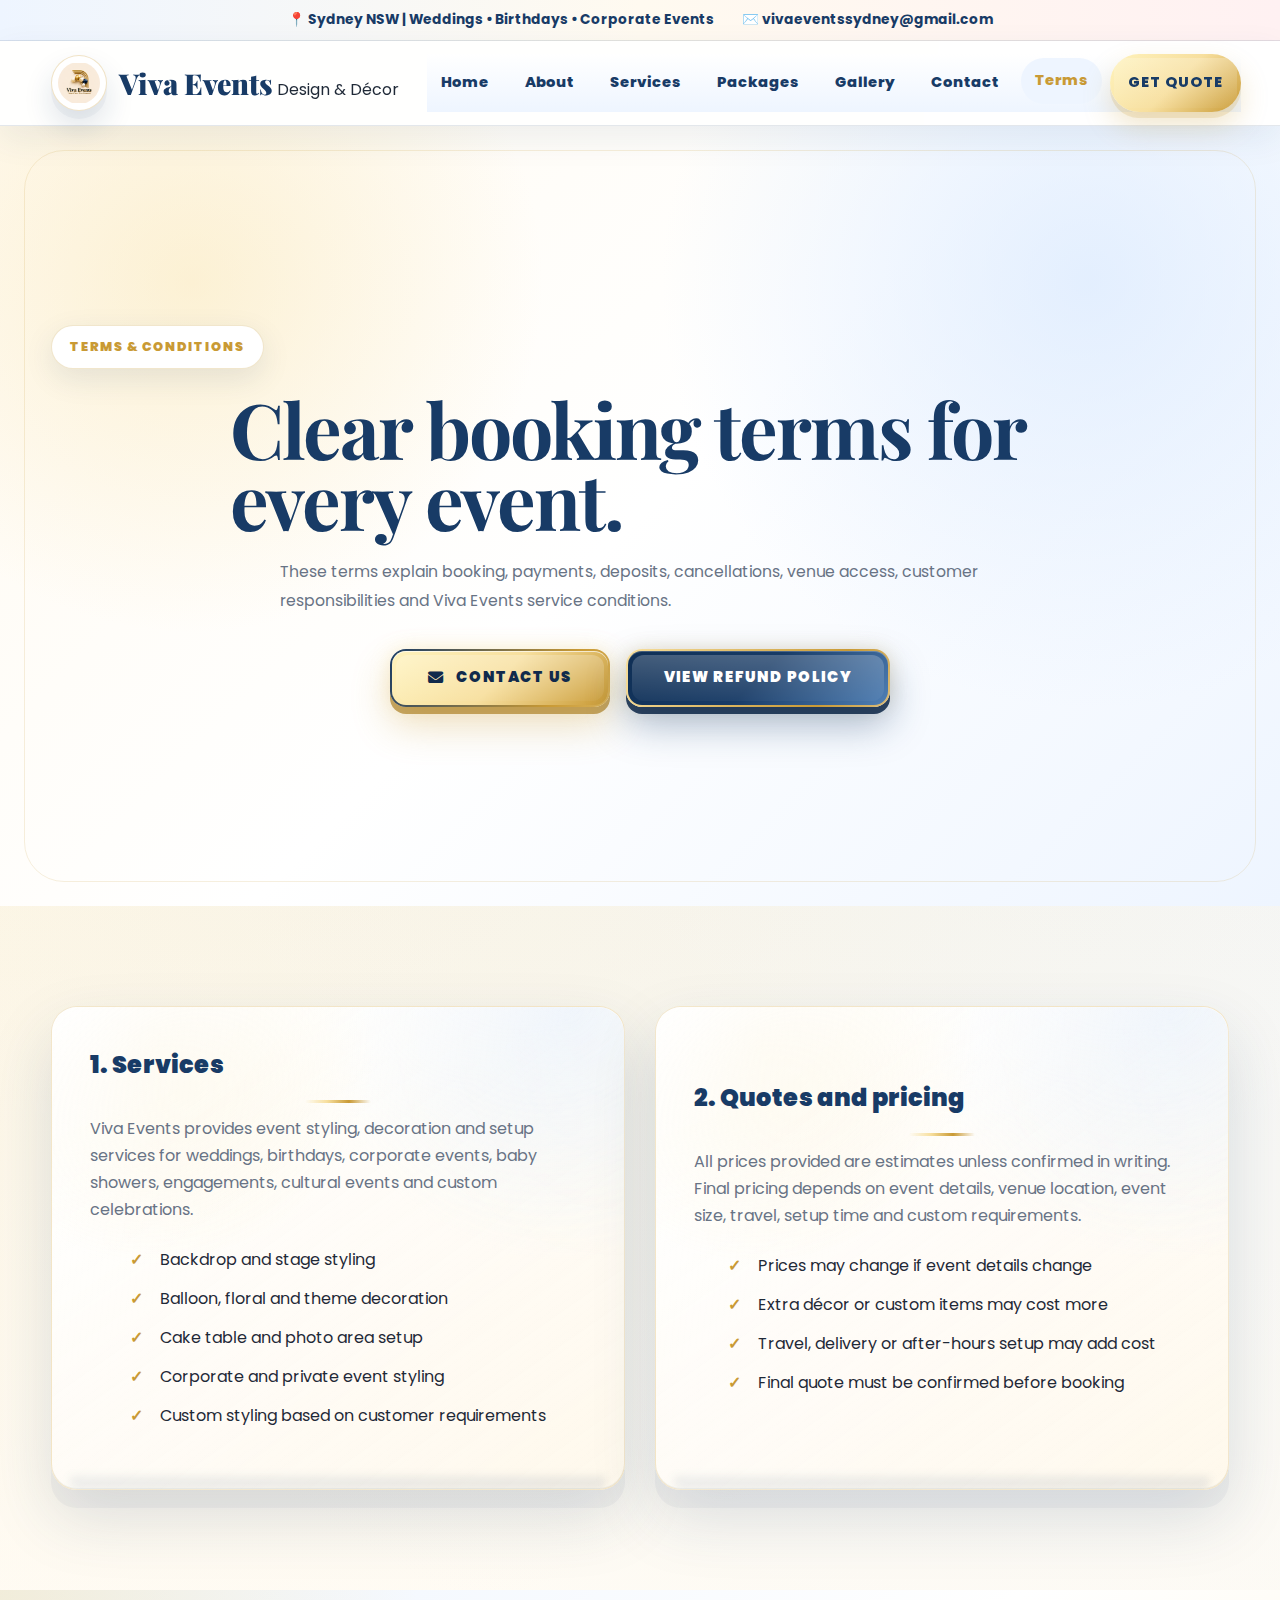
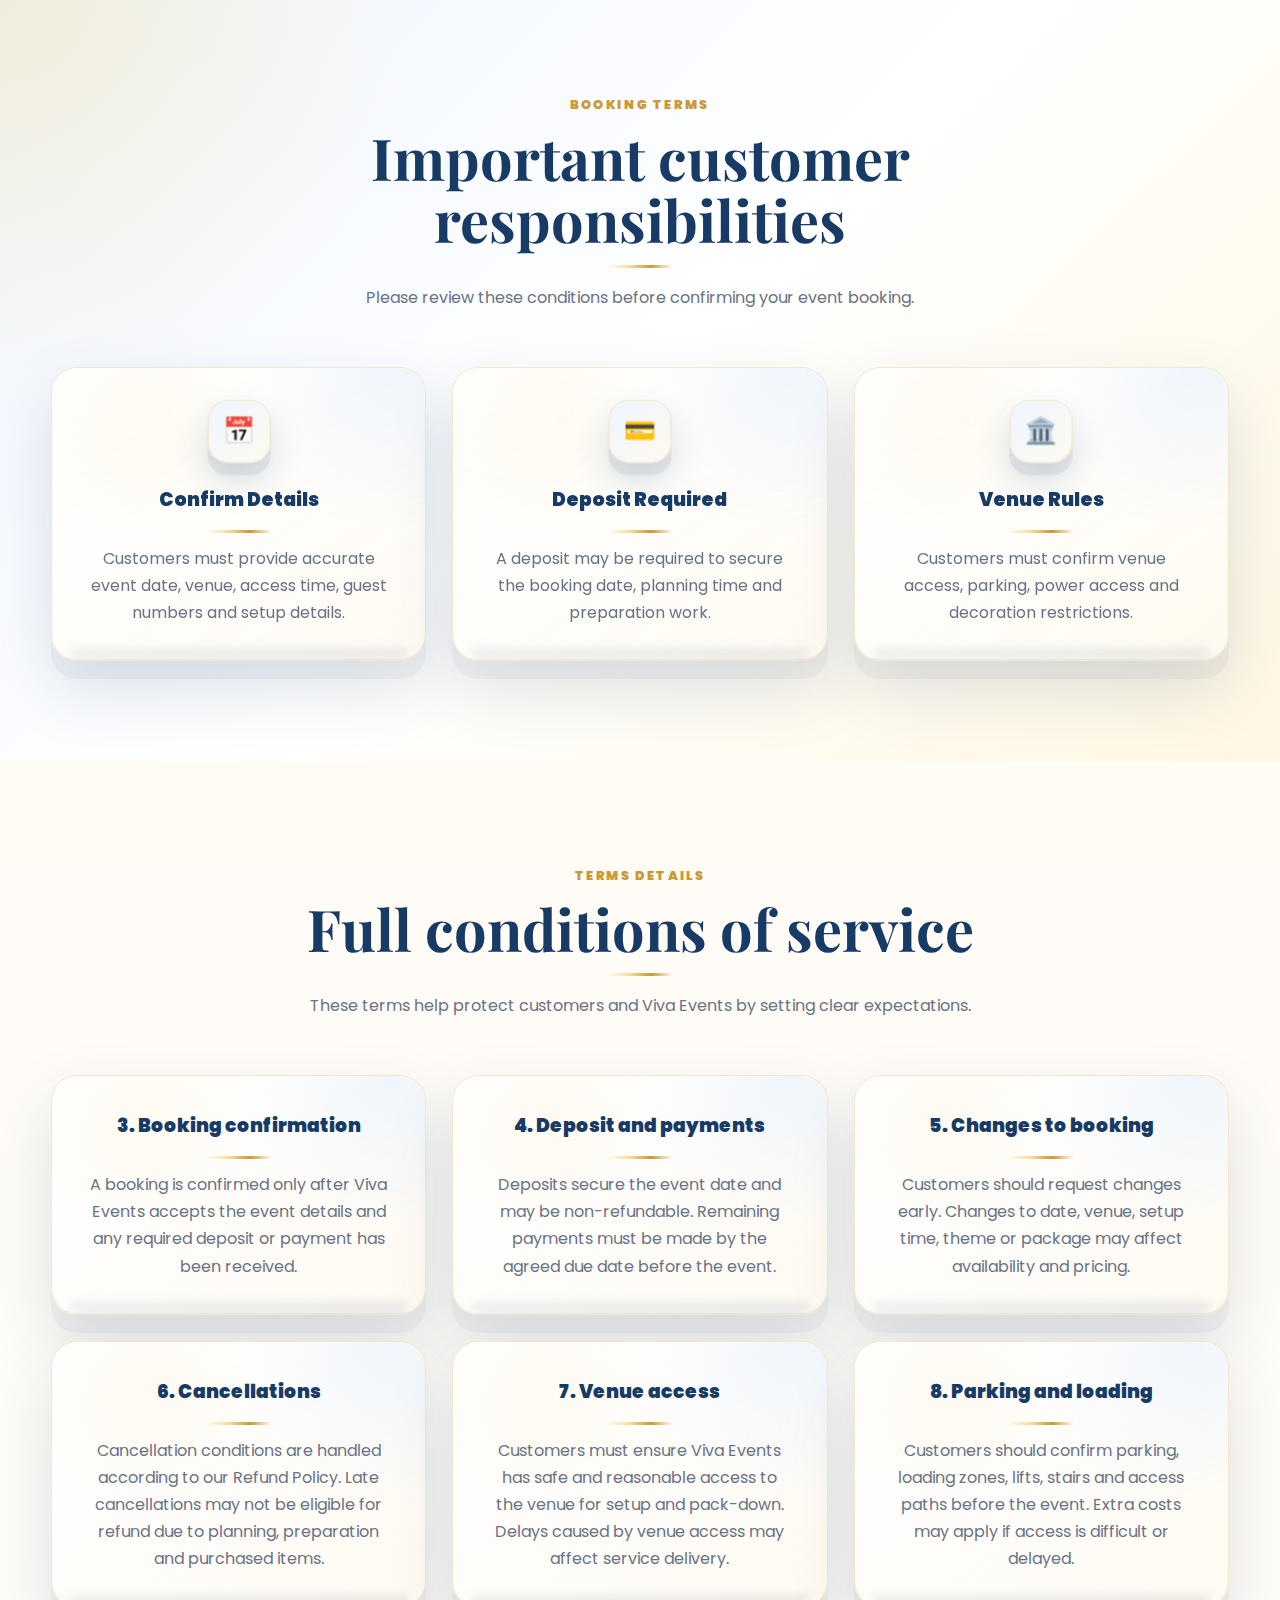
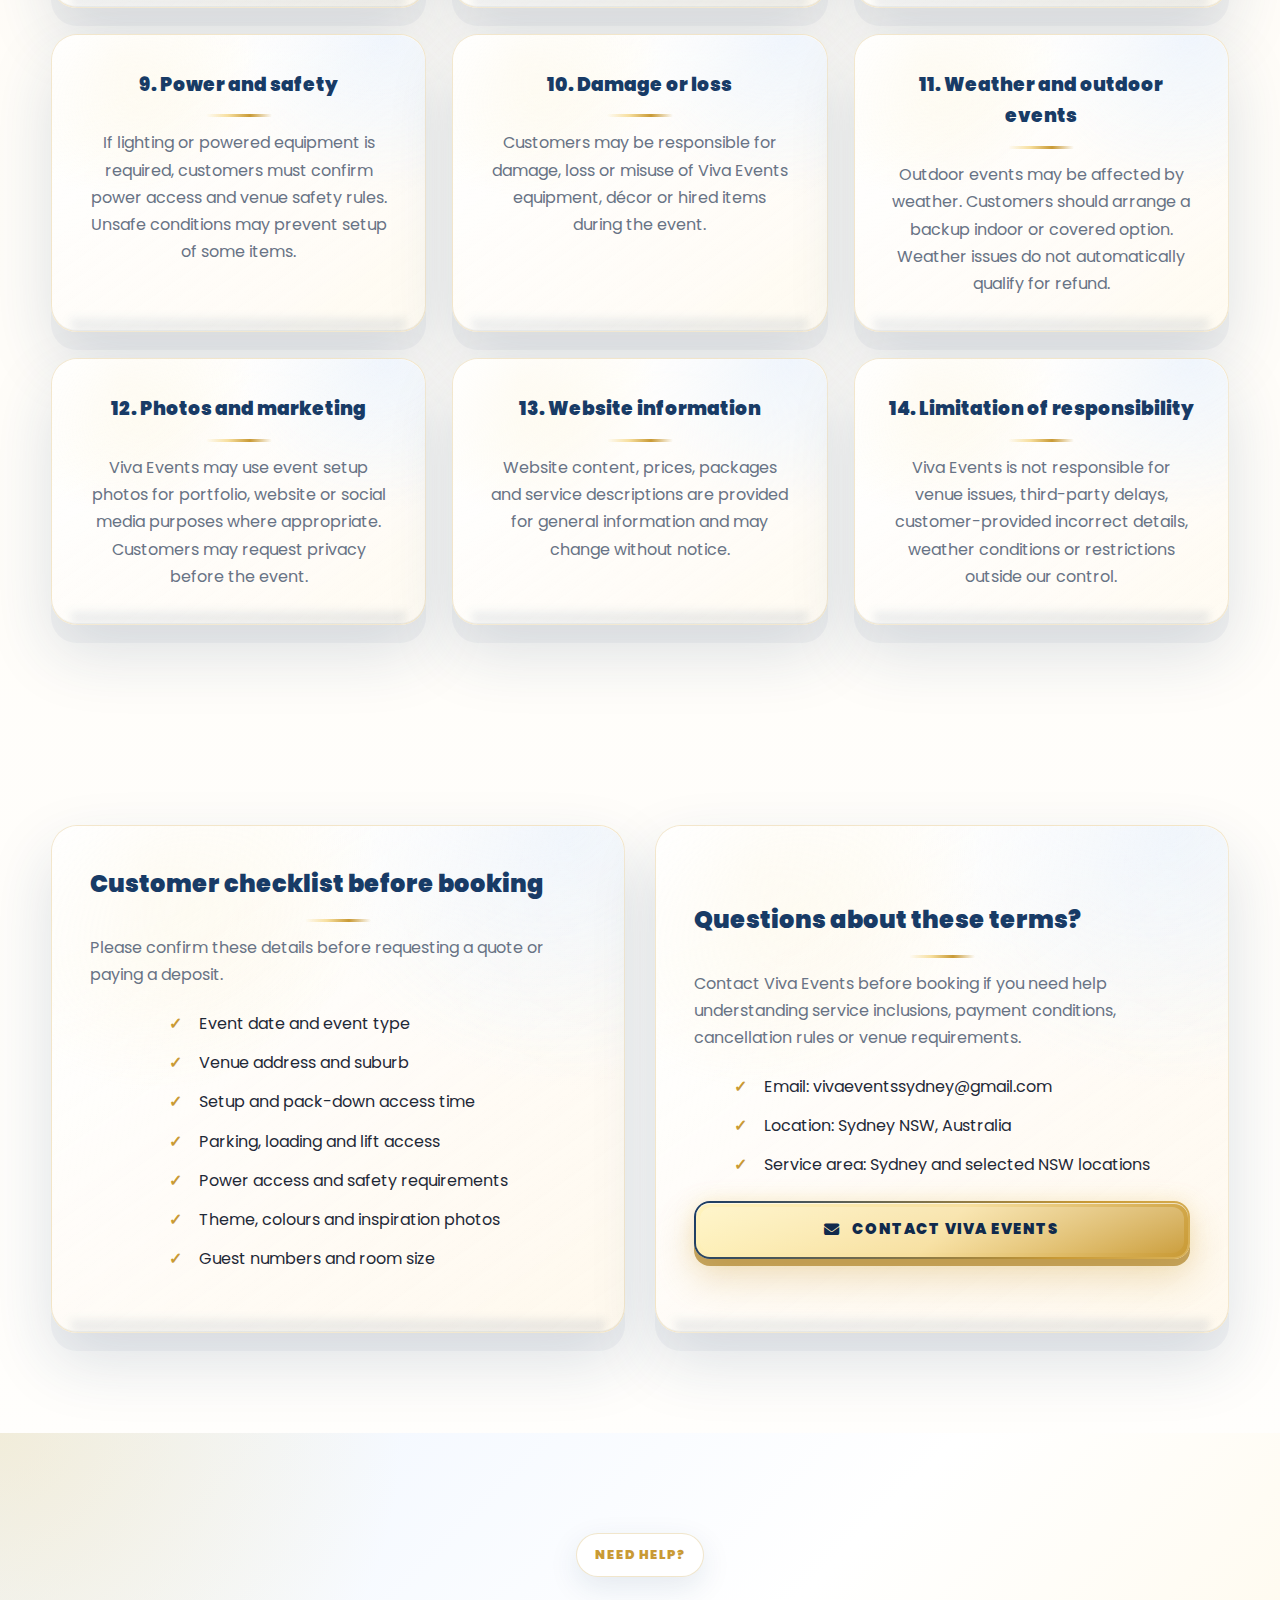
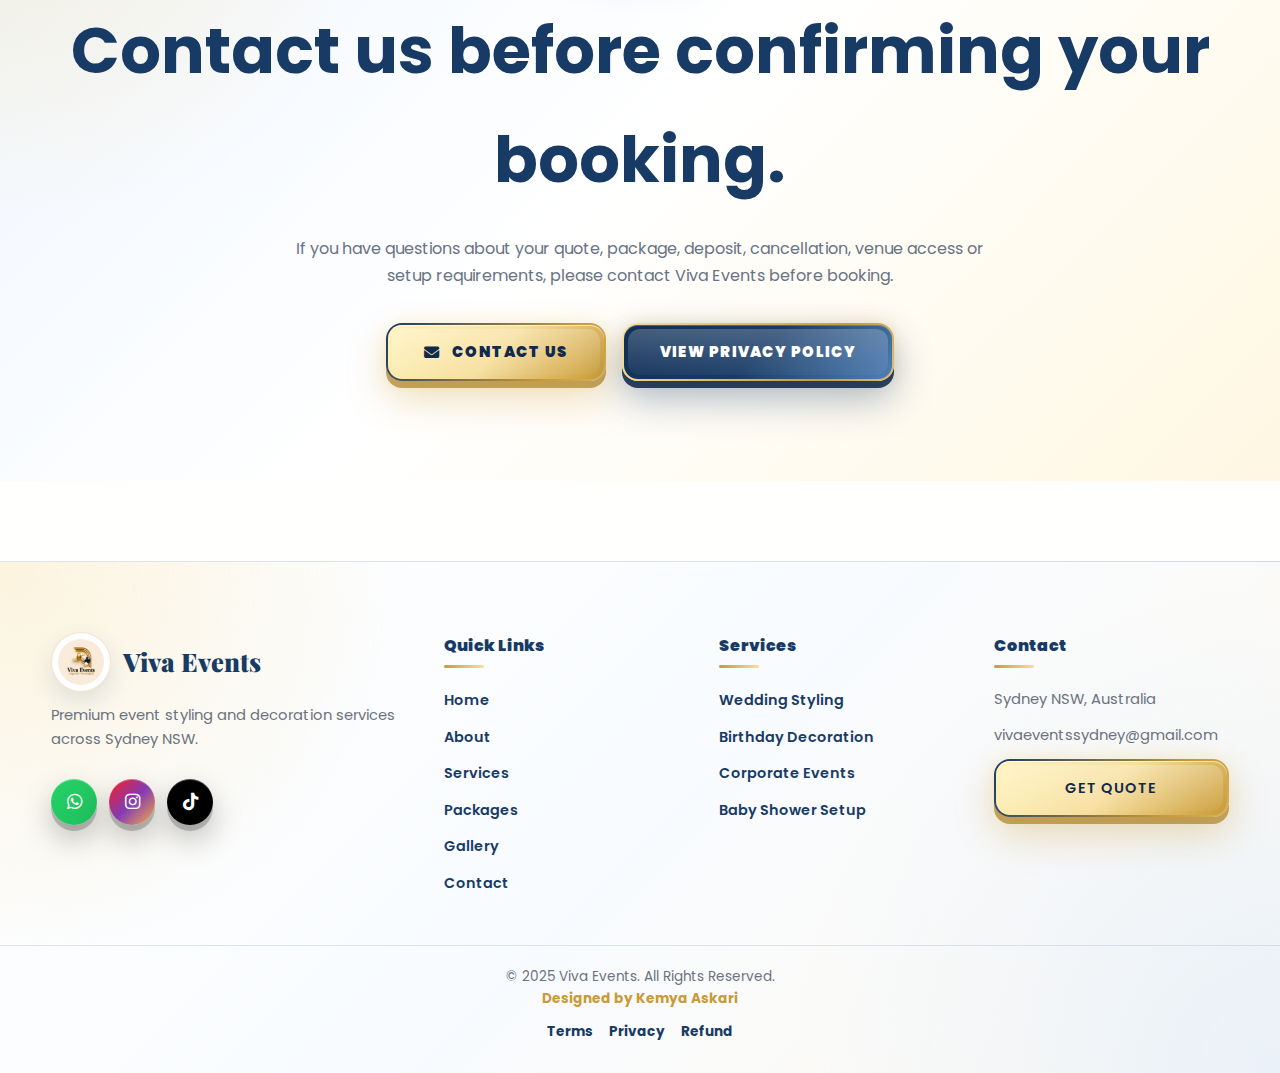
<file: terms.html>
<!DOCTYPE html>
<html lang="en">
<head>
  <title>Terms & Conditions | Viva Events</title>
  <meta charset="UTF-8">
  <meta name="viewport" content="width=device-width, initial-scale=1.0">

  <meta name="description" content="Read Viva Events terms and conditions for event planning, styling and decoration services in Sydney NSW.">
  <meta name="keywords" content="Viva Events terms, event planner terms Sydney, event styling terms and conditions">
  <meta name="author" content="Viva Events">
  <meta name="robots" content="index, follow">

  <link rel="stylesheet" href="https://cdnjs.cloudflare.com/ajax/libs/font-awesome/6.5.0/css/all.min.css">
  <link rel="stylesheet" href="css/style.css">
  <script src="js/script.js" defer></script>
</head>

<body>

<div id="site-header"></div>

<section class="hero">
  <div class="container">
    <span class="badge">Terms & Conditions</span>
    <h1>Clear booking terms for every event.</h1>
    <p>
      These terms explain booking, payments, deposits, cancellations, venue access,
      customer responsibilities and Viva Events service conditions.
    </p>

    <div class="hero-actions">
      <a href="contact.html" class="btn btn-primary">
        <i class="fa-solid fa-envelope"></i> Contact Us
      </a>

      <a href="refund.html" class="btn btn-secondary">
        View Refund Policy
      </a>
    </div>
  </div>
</section>

<section class="section">
  <div class="container split">

    <div class="panel">
      <h2>1. Services</h2>
      <p>
        Viva Events provides event styling, decoration and setup services for weddings,
        birthdays, corporate events, baby showers, engagements, cultural events and custom celebrations.
      </p>

      <ul class="list">
        <li>Backdrop and stage styling</li>
        <li>Balloon, floral and theme decoration</li>
        <li>Cake table and photo area setup</li>
        <li>Corporate and private event styling</li>
        <li>Custom styling based on customer requirements</li>
      </ul>
    </div>

    <div class="panel">
      <h2>2. Quotes and pricing</h2>
      <p>
        All prices provided are estimates unless confirmed in writing. Final pricing depends on
        event details, venue location, event size, travel, setup time and custom requirements.
      </p>

      <ul class="list">
        <li>Prices may change if event details change</li>
        <li>Extra décor or custom items may cost more</li>
        <li>Travel, delivery or after-hours setup may add cost</li>
        <li>Final quote must be confirmed before booking</li>
      </ul>
    </div>

  </div>
</section>

<section class="section dark">
  <div class="container">
    <div class="section-title">
      <span>Booking Terms</span>
      <h2>Important customer responsibilities</h2>
      <p>Please review these conditions before confirming your event booking.</p>
    </div>

    <div class="cards">
      <div class="card">
        <div class="icon">📅</div>
        <h3>Confirm Details</h3>
        <p>
          Customers must provide accurate event date, venue, access time, guest numbers and setup details.
        </p>
      </div>

      <div class="card">
        <div class="icon">💳</div>
        <h3>Deposit Required</h3>
        <p>
          A deposit may be required to secure the booking date, planning time and preparation work.
        </p>
      </div>

      <div class="card">
        <div class="icon">🏛️</div>
        <h3>Venue Rules</h3>
        <p>
          Customers must confirm venue access, parking, power access and decoration restrictions.
        </p>
      </div>
    </div>
  </div>
</section>

<section class="section">
  <div class="container">
    <div class="section-title">
      <span>Terms Details</span>
      <h2>Full conditions of service</h2>
      <p>These terms help protect customers and Viva Events by setting clear expectations.</p>
    </div>

    <div class="legal-grid">

      <div class="legal-box">
        <h3>3. Booking confirmation</h3>
        <p>
          A booking is confirmed only after Viva Events accepts the event details and any required
          deposit or payment has been received.
        </p>
      </div>

      <div class="legal-box">
        <h3>4. Deposit and payments</h3>
        <p>
          Deposits secure the event date and may be non-refundable. Remaining payments must be made
          by the agreed due date before the event.
        </p>
      </div>

      <div class="legal-box">
        <h3>5. Changes to booking</h3>
        <p>
          Customers should request changes early. Changes to date, venue, setup time, theme or package
          may affect availability and pricing.
        </p>
      </div>

      <div class="legal-box">
        <h3>6. Cancellations</h3>
        <p>
          Cancellation conditions are handled according to our Refund Policy. Late cancellations may not
          be eligible for refund due to planning, preparation and purchased items.
        </p>
      </div>

      <div class="legal-box">
        <h3>7. Venue access</h3>
        <p>
          Customers must ensure Viva Events has safe and reasonable access to the venue for setup and pack-down.
          Delays caused by venue access may affect service delivery.
        </p>
      </div>

      <div class="legal-box">
        <h3>8. Parking and loading</h3>
        <p>
          Customers should confirm parking, loading zones, lifts, stairs and access paths before the event.
          Extra costs may apply if access is difficult or delayed.
        </p>
      </div>

      <div class="legal-box">
        <h3>9. Power and safety</h3>
        <p>
          If lighting or powered equipment is required, customers must confirm power access and venue safety rules.
          Unsafe conditions may prevent setup of some items.
        </p>
      </div>

      <div class="legal-box">
        <h3>10. Damage or loss</h3>
        <p>
          Customers may be responsible for damage, loss or misuse of Viva Events equipment, décor or hired items
          during the event.
        </p>
      </div>

      <div class="legal-box">
        <h3>11. Weather and outdoor events</h3>
        <p>
          Outdoor events may be affected by weather. Customers should arrange a backup indoor or covered option.
          Weather issues do not automatically qualify for refund.
        </p>
      </div>

      <div class="legal-box">
        <h3>12. Photos and marketing</h3>
        <p>
          Viva Events may use event setup photos for portfolio, website or social media purposes where appropriate.
          Customers may request privacy before the event.
        </p>
      </div>

      <div class="legal-box">
        <h3>13. Website information</h3>
        <p>
          Website content, prices, packages and service descriptions are provided for general information and may
          change without notice.
        </p>
      </div>

      <div class="legal-box">
        <h3>14. Limitation of responsibility</h3>
        <p>
          Viva Events is not responsible for venue issues, third-party delays, customer-provided incorrect details,
          weather conditions or restrictions outside our control.
        </p>
      </div>

    </div>
  </div>
</section>

<section class="section">
  <div class="container split">

    <div class="panel">
      <h2>Customer checklist before booking</h2>
      <p>
        Please confirm these details before requesting a quote or paying a deposit.
      </p>

      <ul class="list">
        <li>Event date and event type</li>
        <li>Venue address and suburb</li>
        <li>Setup and pack-down access time</li>
        <li>Parking, loading and lift access</li>
        <li>Power access and safety requirements</li>
        <li>Theme, colours and inspiration photos</li>
        <li>Guest numbers and room size</li>
      </ul>
    </div>

    <div class="panel">
      <h2>Questions about these terms?</h2>
      <p>
        Contact Viva Events before booking if you need help understanding service inclusions,
        payment conditions, cancellation rules or venue requirements.
      </p>

      <ul class="list">
        <li>Email: vivaeventssydney@gmail.com</li>
        <li>Location: Sydney NSW, Australia</li>
        <li>Service area: Sydney and selected NSW locations</li>
      </ul>

      <a href="contact.html" class="btn btn-primary">
        <i class="fa-solid fa-envelope"></i> Contact Viva Events
      </a>
    </div>

  </div>
</section>

<section class="section dark">
  <div class="container" style="text-align:center;">
    <span class="badge">Need Help?</span>

    <h2 style="font-size:clamp(2rem,5vw,4rem); margin:20px 0;">
      Contact us before confirming your booking.
    </h2>

    <p style="max-width:720px; margin:auto;">
      If you have questions about your quote, package, deposit, cancellation, venue access or setup requirements,
      please contact Viva Events before booking.
    </p>

    <div class="hero-actions" style="justify-content:center;">
      <a href="contact.html" class="btn btn-primary">
        <i class="fa-solid fa-envelope"></i> Contact Us
      </a>

      <a href="privacy.html" class="btn btn-secondary">
        View Privacy Policy
      </a>
    </div>
  </div>
</section>

<div id="site-footer"></div>

</body>
</html>
</file>
<file: css/style.css>
/* =====================================================
   VIVA EVENTS - FINAL CLEAN MODERN LUXURY CSS
   Light, 3D, mobile friendly, organised and premium
===================================================== */

@import url('https://fonts.googleapis.com/css2?family=Playfair+Display:wght@600;700;800;900&family=Poppins:wght@300;400;500;600;700;800;900&display=swap');

:root {
  --navy: #183b66;
  --navy-dark: #0f2f55;
  --navy-deep: #0b2545;
  --navy-soft: #eef5ff;
  --blue: #dbeafe;
  --blue-2: #4f7fb5;
  --gold: #c99a35;
  --gold-dark: #a87918;
  --gold-light: #f7df9e;
  --cream: #fffaf0;
  --blush: #fff1f2;
  --white: #ffffff;
  --text: #1f2937;
  --muted: #687385;
  --line: rgba(24, 59, 102, 0.12);
  --gold-line: rgba(201, 154, 53, 0.24);
  --shadow: 0 20px 50px rgba(24, 59, 102, 0.15);
  --shadow-soft: 0 10px 30px rgba(24, 59, 102, 0.10);
  --radius: 26px;
  --radius-sm: 16px;
  --container: 1180px;
}

/* ================= RESET / BASE ================= */
* {
  margin: 0;
  padding: 0;
  box-sizing: border-box;
}

html {
  scroll-behavior: smooth;
}

body {
  font-family: "Poppins", sans-serif;
  color: var(--text);
  background:
    radial-gradient(circle at top left, rgba(247, 223, 158, 0.35), transparent 28%),
    radial-gradient(circle at top right, rgba(219, 234, 254, 0.55), transparent 30%),
    linear-gradient(180deg, #fffaf0, #ffffff);
  line-height: 1.7;
  overflow-x: hidden;
}

img {
  width: 100%;
  display: block;
}

a {
  text-decoration: none;
  color: inherit;
}

ul {
  list-style: none;
}

.container {
  width: min(92%, var(--container));
  margin: auto;
}

/* ================= HEADER ================= */
.topbar {
  width: 100%;
  background: linear-gradient(90deg, #eef5ff, #fffaf0, #fff1f2);
  color: var(--navy);
  border-bottom: 1px solid rgba(24, 59, 102, 0.12);
  font-size: 0.86rem;
  font-weight: 700;
}

.topbar .container {
  min-height: 40px;
  display: flex;
  align-items: center;
  justify-content: center;
  gap: 28px;
  flex-wrap: wrap;
  text-align: center;
}

.header {
  width: 100%;
  position: sticky;
  top: 0;
  z-index: 9999;
  background: rgba(255, 255, 255, 0.96);
  backdrop-filter: blur(18px);
  border-bottom: 1px solid rgba(24, 59, 102, 0.12);
  box-shadow: 0 12px 35px rgba(24, 59, 102, 0.08);
}

.header .nav-wrap {
  min-height: 84px;
  display: flex;
  align-items: center;
  justify-content: space-between;
  gap: 28px;
}

.header .logo {
  display: inline-flex;
  align-items: center;
  gap: 12px;
  white-space: nowrap;
}

.header .logo-img,
.header img.logo-img {
  width: 56px !important;
  max-width: 56px !important;
  height: 56px !important;
  max-height: 56px !important;
  object-fit: contain;
  border-radius: 50%;
  background: var(--white);
  padding: 6px;
  border: 1px solid rgba(201, 154, 53, 0.28);
  box-shadow:
    0 8px 0 rgba(24, 59, 102, 0.04),
    0 16px 30px rgba(24, 59, 102, 0.14);
}

.header .logo-img.small,
.header img.logo-img.small {
  width: 44px !important;
  max-width: 44px !important;
  height: 44px !important;
  max-height: 44px !important;
}

.logo-text {
  font-family: "Playfair Display", serif;
  font-size: 1.8rem;
  font-weight: 900;
  color: var(--navy);
}

.header .nav {
  position: static;
  width: auto;
  height: auto;
  display: flex;
  align-items: center;
  justify-content: flex-end;
  gap: 8px;
  background: transparent;
  box-shadow: none;
  padding: 0;
}

.header .nav a {
  display: inline-flex;
  align-items: center;
  justify-content: center;
  width: auto;
  padding: 10px 14px;
  border-radius: 999px;
  color: var(--navy);
  font-size: 0.92rem;
  font-weight: 800;
  white-space: nowrap;
  background: transparent;
  border: none;
  box-shadow: none;
  transition: 0.25s ease;
}

.header .nav a:hover,
.header .nav a.active {
  background: var(--navy-soft);
  color: var(--gold);
  transform: translateY(-2px);
}

.header .nav-mobile-cta {
  background: linear-gradient(135deg, #fff3bd, var(--gold-light), var(--gold)) !important;
  color: var(--navy) !important;
  padding: 11px 18px !important;
  box-shadow:
    0 6px 0 rgba(201, 154, 53, 0.18),
    0 14px 28px rgba(201, 154, 53, 0.25) !important;
}

.menu-btn,
.menu-close,
.mobile-menu-head,
.menu-overlay {
  display: none !important;
}
/* =========================================
   FIX MOBILE MENU BLUR / OVERLAY ISSUE
========================================= */

/* Overlay stays BEHIND menu */
.menu-overlay {
  position: fixed !important;
  inset: 0 !important;
  z-index: 9998 !important;

  background: rgba(24, 59, 102, 0.28) !important;
  backdrop-filter: blur(4px) !important;

  opacity: 0 !important;
  visibility: hidden !important;
  transition: 0.3s ease !important;
}

/* Show overlay */
.menu-overlay.active,
.menu-overlay.open {
  opacity: 1 !important;
  visibility: visible !important;
}

/* Menu stays ABOVE overlay and must NOT blur */
.header .nav {
  z-index: 10001 !important;
  backdrop-filter: none !important;
  filter: none !important;
  opacity: 1 !important;

  background: linear-gradient(180deg, #ffffff, #eef5ff) !important;
}

/* Mobile menu links must stay sharp */
.header .nav a,
.mobile-menu-head,
.mobile-menu-brand,
.menu-close {
  filter: none !important;
  opacity: 1 !important;
  backdrop-filter: none !important;
}

/* Header stays above overlay */
.header {
  z-index: 10002 !important;
}
/* ================= BUTTONS ================= */
.btn,
a[class*="btn"],
button[class*="btn"],
.footer-btn,
.nav-mobile-cta {
  position: relative;
  isolation: isolate;
  overflow: hidden;
  display: inline-flex;
  align-items: center;
  justify-content: center;
  gap: 12px;
  min-height: 58px;
  padding: 0 36px;
  border-radius: 16px;
  font-weight: 900;
  font-size: 0.92rem;
  letter-spacing: 1px;
  text-transform: uppercase;
  text-decoration: none;
  white-space: nowrap;
  border: 2px solid transparent;
  cursor: pointer;
  transition: transform 0.3s ease, box-shadow 0.3s ease, letter-spacing 0.3s ease;
}

.btn::before,
a[class*="btn"]::before,
button[class*="btn"]::before,
.footer-btn::before,
.nav-mobile-cta::before {
  content: "";
  position: absolute;
  inset: 0;
  z-index: -1;
  background: linear-gradient(110deg, transparent 0%, transparent 35%, rgba(255, 255, 255, 0.35) 50%, transparent 65%, transparent 100%);
  transform: translateX(-130%);
  transition: 0.75s ease;
}

.btn::after,
a[class*="btn"]::after,
button[class*="btn"]::after,
.footer-btn::after,
.nav-mobile-cta::after {
  content: "";
  position: absolute;
  inset: 4px;
  z-index: -2;
  border-radius: 12px;
  background: linear-gradient(180deg, rgba(255,255,255,0.22), rgba(255,255,255,0.04));
}

.btn-primary,
.card-btn,
.footer-btn,
.nav-mobile-cta {
  color: #102a4c !important;
  background:
    linear-gradient(135deg, #fff3bd, var(--gold-light), var(--gold)) padding-box,
    linear-gradient(120deg, var(--navy), var(--gold), var(--gold-light), var(--blue-2), var(--navy)) border-box !important;
  background-size: 100% 100%, 300% 300% !important;
  animation: vivaButtonMove 4s linear infinite;
  box-shadow:
    0 7px 0 rgba(168, 121, 24, 0.65),
    0 18px 38px rgba(201,154,53,0.32),
    0 0 18px rgba(247,223,158,0.35),
    inset 0 1px 0 rgba(255,255,255,0.65) !important;
}

.btn-secondary,
.btn-dark,
.btn-light {
  color: var(--white) !important;
  background:
    linear-gradient(135deg, var(--navy-dark), var(--navy), var(--blue-2)) padding-box,
    linear-gradient(120deg, var(--gold-light), var(--gold), #ffffff, var(--blue-2), var(--gold-light)) border-box !important;
  background-size: 100% 100%, 300% 300% !important;
  animation: vivaButtonMove 4s linear infinite;
  box-shadow:
    0 7px 0 rgba(11,37,69,0.85),
    0 18px 38px rgba(24,59,102,0.35),
    0 0 18px rgba(201,154,53,0.22),
    inset 0 1px 0 rgba(255,255,255,0.22) !important;
}

@keyframes vivaButtonMove {
  0% { background-position: 0 0, 0% 50%; }
  50% { background-position: 0 0, 100% 50%; }
  100% { background-position: 0 0, 0% 50%; }
}

.btn:hover::before,
a[class*="btn"]:hover::before,
button[class*="btn"]:hover::before,
.footer-btn:hover::before,
.nav-mobile-cta:hover::before {
  transform: translateX(130%);
}

.btn:hover,
a[class*="btn"]:hover,
button[class*="btn"]:hover,
.footer-btn:hover,
.nav-mobile-cta:hover {
  transform: translateY(-5px) scale(1.015);
  letter-spacing: 1.5px;
}

.btn-primary:hover,
.card-btn:hover,
.footer-btn:hover,
.nav-mobile-cta:hover {
  box-shadow:
    0 10px 0 rgba(168, 121, 24, 0.70),
    0 26px 52px rgba(201,154,53,0.42),
    0 0 28px rgba(247,223,158,0.48),
    inset 0 1px 0 rgba(255,255,255,0.75) !important;
}

.btn-secondary:hover,
.btn-dark:hover,
.btn-light:hover {
  box-shadow:
    0 10px 0 rgba(11,37,69,0.9),
    0 26px 52px rgba(24,59,102,0.45),
    0 0 28px rgba(201,154,53,0.32),
    inset 0 1px 0 rgba(255,255,255,0.28) !important;
}

.btn:active,
a[class*="btn"]:active,
button[class*="btn"]:active,
.footer-btn:active,
.nav-mobile-cta:active {
  transform: translateY(2px) scale(0.98);
  box-shadow:
    0 2px 0 rgba(0,0,0,0.28),
    0 8px 18px rgba(24,59,102,0.18) !important;
}

.btn i,
a[class*="btn"] i,
button[class*="btn"] i {
  position: relative;
  z-index: 2;
  font-size: 0.95rem;
  color: inherit;
}

.card .btn,
.form .btn,
.card-btn {
  width: 100%;
}

/* ================= HERO ================= */
.hero {
  min-height: calc(100vh - 120px);
  padding: 90px 0;
  display: flex;
  align-items: center;
  background:
    radial-gradient(circle at 15% 20%, rgba(247,223,158,0.38), transparent 28%),
    radial-gradient(circle at 85% 20%, rgba(219,234,254,0.75), transparent 34%),
    linear-gradient(135deg, #fffaf0, #ffffff 50%, #eef5ff);
  position: relative;
  overflow: hidden;
}

.hero::before {
  content: "";
  position: absolute;
  inset: 24px;
  border: 1px solid rgba(201, 154, 53, 0.16);
  border-radius: 40px;
  pointer-events: none;
}

.hero-grid {
  position: relative;
  z-index: 2;
  display: grid;
  grid-template-columns: 0.95fr 1.05fr;
  align-items: center;
  gap: clamp(34px, 5vw, 70px);
  text-align: left;
}

.hero-grid > div:first-child {
  text-align: center;
  max-width: 620px;
  margin: auto;
}

.badge {
  display: inline-flex;
  align-items: center;
  gap: 8px;
  padding: 10px 18px;
  border-radius: 999px;
  background: var(--white);
  color: var(--gold);
  border: 1px solid rgba(201, 154, 53, 0.25);
  box-shadow: var(--shadow-soft);
  font-weight: 900;
  font-size: 0.8rem;
  text-transform: uppercase;
  letter-spacing: 1px;
}

.hero h1 {
  font-family: "Playfair Display", serif;
  color: var(--navy);
  font-size: clamp(3.2rem, 6vw, 6.3rem);
  line-height: 0.92;
  letter-spacing: -2px;
  margin: 24px auto;
  max-width: 820px;
}

.hero p {
  max-width: 720px;
  margin: 0 auto;
  color: var(--muted);
  font-size: 0.98rem;
  line-height: 1.8;
}

.hero-actions {
  display: flex;
  justify-content: center;
  align-items: center;
  gap: 16px;
  flex-wrap: wrap;
  margin-top: 34px;
}

.image-slider {
  height: 540px;
  max-width: 520px;
  width: 100%;
  margin: auto;
  border-radius: 38px;
  border: 10px solid var(--white);
  background:
    linear-gradient(145deg, #ffffff, #eef5ff),
    radial-gradient(circle at top, rgba(247,223,158,0.35), transparent 40%);
  box-shadow:
    0 18px 0 rgba(24,59,102,0.05),
    0 35px 80px rgba(24,59,102,0.20),
    inset 0 0 0 1px rgba(201,154,53,0.22);
  overflow: hidden;
  position: relative;
  transform: perspective(1000px) rotateY(-3deg);
}

.image-slider::before {
  content: "";
  position: absolute;
  inset: 0;
  z-index: 2;
  background: linear-gradient(to bottom, transparent 45%, rgba(24,59,102,0.22));
  pointer-events: none;
}

.image-slider::after {
  content: "Viva Events";
  position: absolute;
  left: 24px;
  bottom: 24px;
  z-index: 3;
  background: rgba(255,255,255,0.88);
  color: var(--navy);
  padding: 10px 18px;
  border-radius: 999px;
  font-family: "Playfair Display", serif;
  font-weight: 900;
  box-shadow: 0 10px 28px rgba(24,59,102,0.14);
}

.image-slider .slide,
.image-slider img,
.slide {
  position: absolute;
  inset: 0;
  width: 100% !important;
  height: 100% !important;
  object-fit: cover;
}

.slide {
  opacity: 0;
  transform: scale(1.08);
  transition: opacity 1s ease, transform 4s ease;
}

.slide.active {
  opacity: 1;
  transform: scale(1);
}

/* ================= SECTIONS / LAYOUT ================= */
.section {
  padding: 100px 0;
}

.section-title {
  max-width: 850px;
  margin: 0 auto 56px;
  text-align: center;
}

.section-title span {
  display: inline-block;
  margin-bottom: 10px;
  color: var(--gold);
  font-weight: 900;
  font-size: 0.8rem;
  text-transform: uppercase;
  letter-spacing: 1.6px;
}

.section-title h2 {
  max-width: 780px;
  margin-left: auto;
  margin-right: auto;
  font-family: "Playfair Display", serif;
  color: var(--navy);
  font-size: clamp(2.2rem, 4.5vw, 4rem);
  line-height: 1.08;
}

.section-title p {
  max-width: 680px;
  margin: 16px auto 0;
  color: var(--muted);
}

.section-title h2::after,
.panel h2::after,
.card h3::after,
.legal-box h3::after,
.service-feature h3::after,
.step h3::after {
  content: "";
  display: block;
  width: 66px;
  height: 3px;
  margin: 14px auto 0;
  border-radius: 999px;
  background: linear-gradient(90deg, transparent, var(--gold-light), var(--gold), transparent);
}

.section-action {
  display: flex;
  justify-content: center;
  align-items: center;
  gap: 14px;
  flex-wrap: wrap;
  margin-top: 40px;
}

.section.dark {
  background:
    radial-gradient(circle at top left, rgba(247, 223, 158, 0.38), transparent 28%),
    linear-gradient(135deg, #eef5ff, #ffffff, #fff7e2);
  color: var(--text);
}

.section.dark .section-title h2,
.section.dark h2,
.section.dark h3 {
  color: var(--navy);
}

.section.dark p,
.section.dark .section-title p {
  color: var(--muted);
}

/* ================= GRIDS / CARDS ================= */
.cards,
.packages,
.services-showcase,
.legal-grid {
  display: grid;
  grid-template-columns: repeat(3, 1fr);
  gap: 26px;
  align-items: stretch;
}

.card,
.panel,
.legal-box,
.service-feature,
.step,
.ad-slot,
.image-slider,
.gallery div,
.mini {
  transform-style: preserve-3d;
  perspective: 1200px;
  border: 1px solid rgba(201, 154, 53, 0.22);
  box-shadow:
    0 18px 0 rgba(24, 59, 102, 0.04),
    0 28px 65px rgba(24, 59, 102, 0.15),
    inset 0 1px 0 rgba(255,255,255,0.9),
    inset 0 -1px 0 rgba(24,59,102,0.06);
}

.card,
.panel,
.legal-box,
.step,
.service-feature {
  position: relative;
  overflow: hidden;
  height: 100%;
  border-radius: var(--radius);
  padding: 34px;
  background: linear-gradient(145deg, rgba(255,255,255,0.96), rgba(255,250,240,0.84));
  transition: 0.35s ease;
}

.card::before,
.panel::before,
.legal-box::before,
.step::before,
.service-feature::before,
.mini::before {
  content: "";
  position: absolute;
  inset: 0;
  border-radius: inherit;
  background:
    linear-gradient(145deg, rgba(255,255,255,0.95), rgba(255,255,255,0.25) 42%, transparent),
    radial-gradient(circle at 18% 8%, rgba(247,223,158,0.42), transparent 34%),
    radial-gradient(circle at 90% 0%, rgba(219,234,254,0.55), transparent 36%);
  pointer-events: none;
  z-index: 0;
}

.card > *,
.panel > *,
.legal-box > *,
.step > *,
.service-feature > *,
.mini > * {
  position: relative;
  z-index: 2;
}

.card::after,
.panel::after,
.legal-box::after,
.step::after,
.service-feature::after,
.gallery div::after {
  content: "";
  position: absolute;
  left: 18px;
  right: 18px;
  bottom: -12px;
  height: 24px;
  background: linear-gradient(180deg, rgba(24,59,102,0.12), rgba(24,59,102,0));
  border-radius: 0 0 26px 26px;
  filter: blur(4px);
  z-index: -1;
}

.card:hover,
.panel:hover,
.legal-box:hover,
.service-feature:hover,
.step:hover,
.gallery div:hover,
.mini:hover {
  transform: translateY(-12px) rotateX(2deg) rotateY(-2deg);
  box-shadow:
    0 24px 0 rgba(24, 59, 102, 0.035),
    0 38px 85px rgba(24, 59, 102, 0.22),
    0 0 0 1px rgba(201,154,53,0.18),
    inset 0 1px 0 rgba(255,255,255,0.95);
}

.card,
.legal-box,
.service-feature,
.step {
  text-align: center;
}

.panel {
  text-align: left;
}

.icon,
.num {
  box-shadow:
    0 12px 0 rgba(24,59,102,0.08),
    0 18px 35px rgba(24,59,102,0.18),
    inset 0 1px 0 rgba(255,255,255,0.9);
  transform: translateZ(20px);
}

.icon {
  width: 62px;
  height: 62px;
  display: grid;
  place-items: center;
  border-radius: 20px;
  background: linear-gradient(135deg, var(--navy-soft), var(--cream));
  border: 1px solid rgba(201, 154, 53, 0.22);
  font-size: 1.6rem;
  margin: 0 auto 20px;
}

.card h3,
.panel h2,
.legal-box h3,
.step h3,
.service-feature h3 {
  color: var(--navy);
  font-weight: 900;
  margin-bottom: 12px;
}

.card p,
.panel p,
.legal-box p,
.service-feature p,
.step p {
  color: var(--muted);
}

/* ================= LISTS / SMALL ELEMENTS ================= */
.list {
  display: grid;
  gap: 12px;
  max-width: 520px;
  margin: 22px auto;
  text-align: left;
}

.list li {
  position: relative;
  padding-left: 30px;
  color: var(--text);
}

.list li::before {
  content: "✓";
  position: absolute;
  left: 0;
  color: var(--gold);
  font-weight: 900;
}

.ad-slot {
  min-height: 110px;
  display: grid;
  place-items: center;
  background:
    linear-gradient(145deg, #ffffff, #eef5ff),
    radial-gradient(circle at top, rgba(247,223,158,0.35), transparent 45%);
  border: 2px dashed rgba(201, 154, 53, 0.4);
  border-radius: var(--radius);
  color: var(--muted);
  font-weight: 800;
}

.price {
  color: var(--gold) !important;
  font-size: 2rem;
  font-weight: 900;
  margin: 10px 0 18px;
}

.popular {
  border: 2px solid rgba(201, 154, 53, 0.45);
  transform: scale(1.03);
  background:
    radial-gradient(circle at top right, rgba(247, 223, 158, 0.32), transparent 38%),
    var(--white);
}

.popular::after {
  content: "Popular";
  position: absolute;
  top: 18px;
  right: 18px;
  background: linear-gradient(135deg, var(--gold-light), var(--gold));
  color: var(--text);
  padding: 8px 14px;
  border-radius: 999px;
  font-weight: 900;
  font-size: 0.72rem;
}

.packages .card {
  min-height: 100%;
  background: linear-gradient(145deg, #ffffff, #fffaf0 60%, #eef5ff);
}

.packages .card:hover {
  transform: translateY(-14px) scale(1.015) rotateX(2deg);
}

.packages .popular {
  box-shadow:
    0 20px 0 rgba(201,154,53,0.08),
    0 35px 85px rgba(201,154,53,0.22),
    inset 0 1px 0 rgba(255,255,255,0.95);
}

/* ================= SERVICES / GALLERY / SPLIT ================= */
.service-feature {
  padding: 0;
  background: var(--white);
}

.service-feature img,
.gallery img,
.image-slider img {
  filter: saturate(1.06) contrast(1.03);
}

.service-feature img {
  height: 255px;
  object-fit: cover;
  transition: 0.5s ease;
}

.service-feature:hover img,
.gallery div:hover img {
  transform: scale(1.1) translateZ(12px);
}

.service-feature div {
  padding: 28px;
}

.service-feature span {
  color: var(--gold);
  font-weight: 900;
  text-transform: uppercase;
  font-size: 0.75rem;
  letter-spacing: 1.2px;
}

.service-mini-row {
  display: flex;
  justify-content: center;
  flex-wrap: wrap;
  gap: 14px;
  margin-top: 34px;
}

.service-mini-row a {
  padding: 14px 24px;
  border-radius: 999px;
  background: var(--white);
  border: 1px solid var(--line);
  color: var(--navy);
  font-weight: 800;
  box-shadow: var(--shadow-soft);
  transition: 0.3s ease;
}

.service-mini-row a:hover {
  background: var(--navy-soft);
  color: var(--gold);
  transform: translateY(-5px);
}

.steps {
  display: grid;
  grid-template-columns: repeat(2, 1fr);
  gap: 24px;
}

.step {
  display: flex;
  flex-direction: column;
  align-items: center;
  gap: 18px;
}

.num {
  min-width: 58px;
  height: 58px;
  border-radius: 20px;
  display: grid;
  place-items: center;
  background: linear-gradient(135deg, var(--navy), #6b9bd2);
  color: var(--white);
  font-weight: 900;
}

.gallery {
  display: grid;
  grid-template-columns: repeat(4, 1fr);
  gap: 18px;
}

.gallery div {
  position: relative;
  overflow: hidden;
  min-height: 280px;
  background: var(--white);
  padding: 7px;
  border-radius: 28px;
}

.gallery img {
  height: 100%;
  object-fit: cover;
  transition: 0.5s ease;
}

.gallery span {
  position: absolute;
  left: 16px;
  bottom: 16px;
  background: rgba(255,255,255,0.88);
  color: var(--navy);
  padding: 10px 15px;
  border-radius: 999px;
  font-weight: 900;
  box-shadow: var(--shadow-soft);
}

.split {
  display: grid;
  grid-template-columns: repeat(2, 1fr);
  gap: 30px;
  align-items: stretch;
}

.split .panel {
  display: flex;
  flex-direction: column;
  justify-content: center;
  padding: 38px;
  background:
    linear-gradient(145deg, rgba(255,255,255,0.98), rgba(255,248,235,0.88)),
    radial-gradient(circle at top right, rgba(247,223,158,0.28), transparent 36%);
}

.mini-grid,
.feature-grid {
  width: 100%;
  display: grid;
  grid-template-columns: repeat(2, 1fr);
  gap: 14px;
  margin-top: 24px;
}

.mini,
.feature-card {
  position: relative;
  min-height: 70px;
  display: grid;
  place-items: center;
  background: linear-gradient(145deg, #ffffff, #eef5ff);
  color: var(--navy);
  border: 1px solid rgba(24,59,102,0.12);
  padding: 18px;
  border-radius: var(--radius-sm);
  text-align: center;
  font-weight: 900;
  box-shadow:
    0 10px 0 rgba(24,59,102,0.05),
    0 18px 38px rgba(24,59,102,0.12),
    inset 0 1px 0 rgba(255,255,255,0.9);
  transition: 0.3s ease;
}

.mini:hover,
.feature-card:hover {
  color: var(--gold);
  transform: translateY(-6px);
}

.feature-grid {
  max-width: 520px;
  margin: 0 auto;
  gap: 20px;
}

.feature-card::after {
  content: "";
  display: block;
  width: 36px;
  height: 2px;
  margin: 10px auto 0;
  border-radius: 999px;
  background: linear-gradient(90deg, var(--gold-light), var(--gold));
}

.feature-cta {
  margin-top: 28px;
  display: flex;
  justify-content: center;
}

.feature-cta .btn {
  min-width: 260px;
  font-size: 0.95rem;
}

/* ================= FORMS ================= */
input,
select,
textarea {
  width: 100%;
  padding: 15px 17px;
  border-radius: 16px;
  border: 1px solid var(--line);
  background: var(--white);
  font-family: inherit;
  outline: none;
  transition: 0.25s ease;
}

textarea {
  min-height: 150px;
  resize: vertical;
}

input:focus,
select:focus,
textarea:focus {
  border-color: var(--gold);
  box-shadow: 0 0 0 4px rgba(201, 154, 53, 0.14);
}

/* ================= FOOTER ================= */
.footer,
.site-footer {
  margin-top: 80px;
  padding: 70px 0 30px;
  background:
    radial-gradient(circle at top left, rgba(247,223,158,0.35), transparent 30%),
    radial-gradient(circle at bottom right, rgba(219,234,254,0.6), transparent 35%),
    linear-gradient(135deg, #ffffff, #f8fbff, #fffaf0);
  color: var(--text);
  border-top: 1px solid rgba(24,59,102,0.12);
}

.footer-grid {
  display: grid;
  grid-template-columns: 1.5fr 1fr 1fr 1fr;
  gap: 40px;
}

.footer-col {
  display: flex;
  flex-direction: column;
  gap: 12px;
}

.footer-logo {
  display: flex;
  align-items: center;
  gap: 12px;
  font-family: "Playfair Display", serif;
  color: var(--navy);
  font-size: 2rem;
  font-weight: 900;
}

.footer-logo img {
  width: 60px !important;
  max-width: 60px !important;
  height: 60px !important;
  border-radius: 50%;
  background: var(--white);
  padding: 6px;
  border: 1px solid rgba(201,154,53,0.25);
  box-shadow: 0 10px 25px rgba(24,59,102,0.12);
}

.footer-logo h3 {
  font-family: "Playfair Display", serif;
  font-size: 1.6rem;
  font-weight: 900;
  color: var(--navy);
}

.footer p,
.site-footer p {
  color: #6b7280;
  font-size: 0.92rem;
  line-height: 1.6;
}

.footer-col h4,
.footer-title {
  font-size: 1rem;
  font-weight: 900;
  color: var(--navy);
  margin-bottom: 8px;
  position: relative;
}

.footer-col h4::after {
  content: "";
  display: block;
  width: 40px;
  height: 3px;
  margin-top: 6px;
  border-radius: 999px;
  background: linear-gradient(90deg, var(--gold), var(--gold-light));
}

.footer a,
.site-footer a {
  color: var(--navy);
  font-size: 0.9rem;
  font-weight: 600;
  transition: 0.25s ease;
}

.footer a:hover,
.site-footer a:hover {
  color: var(--gold);
  transform: translateX(4px);
}

.footer-socials {
  margin-top: 16px;
  display: flex;
  gap: 12px;
}

.footer-socials a {
  width: 46px;
  height: 46px;
  display: flex;
  align-items: center;
  justify-content: center;
  border-radius: 50%;
  font-size: 1.1rem;
  color: var(--white);
  background: #000;
  box-shadow:
    0 6px 0 rgba(0,0,0,0.2),
    0 14px 30px rgba(0,0,0,0.25),
    inset 0 1px 0 rgba(255,255,255,0.3);
  transition: all 0.25s ease;
}

.footer-socials .whatsapp { background: linear-gradient(135deg, #25d366, #1ebe5d); }
.footer-socials .instagram { background: linear-gradient(135deg, #fd1d1d, #833ab4, #fcb045); }
.footer-socials .tiktok { background: #000; }

.footer-socials a:hover {
  transform: translateY(-5px);
  box-shadow:
    0 10px 0 rgba(0,0,0,0.2),
    0 20px 40px rgba(0,0,0,0.3);
}

.footer-socials a:active {
  transform: translateY(2px);
}

.footer-bottom {
  margin-top: 50px;
  padding-top: 20px;
  border-top: 1px solid rgba(24,59,102,0.12);
  display: flex;
  flex-direction: column;
  align-items: center;
  text-align: center;
  gap: 10px;
  color: var(--muted);
}

.footer-bottom p {
  font-size: 0.85rem;
  color: #6b7280;
}

.designer {
  color: var(--gold);
  font-weight: 700;
}

.footer-legal {
  display: flex;
  gap: 16px;
  justify-content: center;
  flex-wrap: wrap;
}

.footer-legal a {
  font-size: 0.85rem;
  font-weight: 700;
}
/* =====================================================
   RESPONSIVE SYSTEM - CLEAN FINAL ORDER
===================================================== */

/* ---------- LAPTOP: 981px - 1200px ---------- */
@media (max-width: 1200px) and (min-width: 981px) {
  .header .nav-wrap {
    gap: 16px;
  }

  .header .nav {
    gap: 4px;
  }

  .header .nav a {
    font-size: 0.84rem;
    padding: 9px 9px;
  }

  .logo-text {
    font-size: 1.55rem;
  }

  .header .logo-img,
  .header img.logo-img {
    width: 50px !important;
    height: 50px !important;
  }
}

/* ---------- LARGE TABLET: 1100px ---------- */
@media (max-width: 1100px) {
  .hero-grid,
  .split {
    grid-template-columns: 1fr;
  }

  .cards,
  .packages,
  .services-showcase {
    grid-template-columns: repeat(2, 1fr);
  }

  .gallery,
  .legal-grid,
  .footer-grid {
    grid-template-columns: repeat(2, 1fr);
  }

  .image-slider {
    height: 500px;
    transform: none;
  }
}

/* ---------- TABLET + MOBILE HEADER: 980px ---------- */
@media (max-width: 980px) {
  .topbar .container {
    flex-direction: column;
    gap: 4px;
    padding: 8px 0;
    text-align: center;
  }

  .header .nav-wrap {
    min-height: 74px;
  }

  .logo-text {
    font-size: 1.35rem;
  }

  .header .logo-img,
  .header img.logo-img {
    width: 48px !important;
    height: 48px !important;
  }

  .menu-btn {
    display: grid !important;
    place-items: center !important;
    width: 54px !important;
    height: 54px !important;
    border-radius: 18px !important;
    border: 2px solid transparent !important;
    color: #183b66 !important;
    font-size: 1.35rem !important;
    font-weight: 900 !important;
    background:
      linear-gradient(180deg, #ffffff, #f3f7ff) padding-box,
      linear-gradient(135deg, #f7df9e, #c99a35, #183b66) border-box !important;
    box-shadow:
      0 6px 0 rgba(24, 59, 102, 0.18),
      0 16px 32px rgba(24, 59, 102, 0.18),
      0 0 16px rgba(201, 154, 53, 0.28),
      inset 0 2px 4px rgba(255, 255, 255, 0.9) !important;
    cursor: pointer !important;
  }

  .menu-btn:hover {
    transform: translateY(-3px) !important;
  }

  .header .nav {
    position: fixed;
    top: 0;
    right: -105%;
    width: min(88%, 390px);
    height: 100vh;
    z-index: 10001;
    padding: 24px;
    display: flex;
    flex-direction: column;
    align-items: stretch;
    justify-content: flex-start;
    gap: 10px;
    background: linear-gradient(180deg, #ffffff, #eef5ff);
    box-shadow: -22px 0 65px rgba(24,59,102,0.25);
    transition: right 0.35s ease;
    backdrop-filter: none !important;
  }

  .header .nav.active,
  .header .nav.open {
    right: 0;
  }

  .mobile-menu-head {
    display: flex !important;
    align-items: center;
    justify-content: space-between;
    padding-bottom: 18px;
    margin-bottom: 12px;
    border-bottom: 1px solid rgba(24,59,102,0.12);
  }

  .mobile-menu-brand {
    display: flex;
    align-items: center;
    gap: 10px;
    color: #183b66;
    font-family: "Playfair Display", serif;
    font-size: 1.35rem;
    font-weight: 900;
  }

  .menu-close {
    display: flex !important;
    width: 44px;
    height: 44px;
    align-items: center;
    justify-content: center;
    border-radius: 14px;
    border: 1px solid transparent;
    color: #f7df9e;
    cursor: pointer;
    background:
      linear-gradient(145deg, #0f2f55, #183b66) padding-box,
      linear-gradient(135deg, #f7df9e, #c99a35) border-box;
    box-shadow:
      0 5px 0 #0b2545,
      0 12px 24px rgba(24,59,102,0.32);
  }

  .header .nav a {
    width: 100%;
    padding: 15px 16px;
    border-radius: 16px;
    background: #ffffff;
    border: 1px solid rgba(24,59,102,0.10);
    box-shadow: 0 8px 20px rgba(24,59,102,0.06);
    font-size: 1rem;
    text-align: center;
  }

  .header .nav-mobile-cta {
    margin-top: 8px;
  }

  .menu-overlay {
    display: block !important;
    position: fixed;
    inset: 0;
    z-index: 10000;
    background: rgba(24,59,102,0.35);
    backdrop-filter: blur(6px);
    opacity: 0;
    visibility: hidden;
    transition: 0.3s ease;
  }

  .menu-overlay.active,
  .menu-overlay.open {
    opacity: 1;
    visibility: visible;
  }

  .footer-grid {
    grid-template-columns: repeat(2, 1fr);
    gap: 30px;
  }
}

/* ---------- TABLET CONTENT: 900px ---------- */
@media (max-width: 900px) {
  .hero {
    padding: 70px 0;
  }

  .hero-grid {
    grid-template-columns: 1fr;
    gap: 45px;
    text-align: center;
  }

  .hero h1 {
    font-size: clamp(3rem, 12vw, 4.6rem);
  }

  .image-slider {
    height: 400px;
    max-width: 100%;
    transform: none;
  }
}

/* ---------- MOBILE: 820px ---------- */
@media (max-width: 820px) {
  .section {
    padding: 72px 0;
  }

  .section-title {
    margin-bottom: 38px;
  }

  .hero-grid,
  .split {
    gap: 32px;
  }

  .panel {
    text-align: center;
  }

  .list {
    max-width: 100%;
  }

  .hero-actions,
  .section-action {
    flex-direction: column;
  }

  .hero-actions .btn,
  .section-action .btn {
    width: 100%;
  }

  .cards,
  .packages,
  .services-showcase,
  .steps,
  .gallery,
  .legal-grid {
    grid-template-columns: 1fr;
  }

  .popular {
    transform: none;
  }

  .step {
    flex-direction: column;
  }

  .gallery img {
    height: 260px;
  }

  .card:hover,
  .panel:hover,
  .legal-box:hover,
  .service-feature:hover,
  .step:hover,
  .gallery div:hover,
  .mini:hover,
  .packages .card:hover,
  .image-slider:hover {
    transform: translateY(-8px);
  }
}

/* ---------- BUTTON MOBILE: 620px ---------- */
@media (max-width: 620px) {
  .btn,
  a[class*="btn"],
  button[class*="btn"],
  .footer-btn,
  .nav-mobile-cta {
    width: 100%;
    min-height: 56px;
    padding: 0 22px;
    font-size: 0.84rem;
    letter-spacing: 0.8px;
    border-radius: 15px;
  }

  .btn:hover,
  a[class*="btn"]:hover,
  button[class*="btn"]:hover {
    letter-spacing: 1px;
  }
}

/* ---------- SMALL MOBILE: 520px ---------- */
@media (max-width: 520px) {
  .container {
    width: 90%;
  }

  .topbar {
    font-size: 0.74rem;
  }

  .logo-text {
    font-size: 1.25rem;
  }

  .header .logo-img,
  .header img.logo-img {
    width: 44px !important;
    height: 44px !important;
  }

  .menu-btn {
    width: 44px !important;
    height: 44px !important;
    border-radius: 14px !important;
  }

  .header .nav {
    width: 90%;
    padding: 20px;
  }

  .hero {
    padding: 55px 0;
  }

  .hero h1 {
    font-size: 3rem;
    letter-spacing: -1px;
  }

  .hero p,
  .section-title p {
    font-size: 0.95rem;
  }

  .section {
    padding: 60px 0;
  }

  .section-title h2 {
    font-size: 2rem;
  }

  .card,
  .panel,
  .legal-box {
    padding: 24px;
    border-radius: 22px;
  }

  .image-slider {
    height: 320px;
    border-radius: 26px;
    border-width: 6px;
  }

  .image-slider::after {
    font-size: 0.9rem;
    left: 16px;
    bottom: 16px;
  }

  .service-feature img {
    height: 220px;
  }

  .mini-grid,
  .feature-grid {
    grid-template-columns: 1fr;
  }

  .footer {
    padding: 50px 0 20px;
  }

  .footer-grid {
    grid-template-columns: 1fr;
    text-align: center;
  }

  .footer-col {
    align-items: center;
  }

  .footer-logo,
  .footer-socials {
    justify-content: center;
  }

  .footer-legal {
    gap: 10px;
  }
}

/* ---------- DESKTOP ONLY ---------- */
@media (min-width: 981px) {
  .menu-btn {
    display: none !important;
  }
}
.menu-btn {
  display: none !important;
}

@media (max-width: 980px) {
  .menu-btn {
    display: grid !important;
    place-items: center !important;
    width: 54px !important;
    height: 54px !important;
    border-radius: 18px !important;
    border: 2px solid transparent !important;
    background:
      linear-gradient(180deg, #ffffff, #f3f7ff) padding-box,
      linear-gradient(135deg, #f7df9e, #c99a35, #183b66) border-box !important;
    box-shadow:
      0 6px 0 rgba(24,59,102,0.18),
      0 16px 32px rgba(24,59,102,0.18),
      inset 0 2px 4px rgba(255,255,255,0.9) !important;
    position: relative !important;
    overflow: hidden !important;
  }

  .menu-btn span {
    position: absolute;
    width: 22px;
    height: 3px;
    background: #183b66;
    border-radius: 999px;
    transition: 0.3s ease;
  }

  .menu-btn span:nth-child(1) {
    transform: translateY(-7px);
  }

  .menu-btn span:nth-child(2) {
    transform: translateY(0);
  }

  .menu-btn span:nth-child(3) {
    transform: translateY(7px);
  }

  .menu-btn.active span:nth-child(1) {
    transform: rotate(45deg);
  }

  .menu-btn.active span:nth-child(2) {
    opacity: 0;
  }

  .menu-btn.active span:nth-child(3) {
    transform: rotate(-45deg);
  }
}
</file>
<file: assets/style.css>
/* =========================================================
   VIVA EVENTS — GLOBAL LUXURY UI (FINAL)
   Covers: Index + Packages + About (and reusable for all pages)
   Navy + Gold | 3D Panels | Centered Layout | Unified Buttons
========================================================= */
*,
*::before,
*::after{
  box-sizing: border-box;
}

/* =========================
   TOKENS
========================= */
:root{
  --font-display:"Playfair Display",serif;
  --font-body:"Poppins",system-ui,-apple-system,Segoe UI,Roboto,Arial,sans-serif;

  --radius-xl:42px;
  --radius-lg:28px;
  --radius-md:20px;

  --gold:#d4af37;
  --gold2:#f2d47b;

  --ease:cubic-bezier(.2,.8,.2,1);

  --shadow-1:0 40px 90px rgba(0,0,0,.55);
  --shadow-2:0 22px 55px rgba(0,0,0,.40);
  --shadow-3:0 12px 28px rgba(0,0,0,.28);
}

/* =========================
   THEME TOKENS
========================= */
html[data-theme="dark"]{
  --bg:#0b1220;
  --bg2:#0e1a30;

  --text:#eaf0ff;
  --muted:#b9c3da;

  --panel:rgba(15,29,53,.78);
  --card:rgba(15,29,53,.62);

  --line:rgba(212,175,55,.30);

  --glow:
    radial-gradient(1200px 700px at 18% 12%, rgba(212,175,55,.18), transparent 60%),
    radial-gradient(900px 560px at 80% 10%, rgba(124,195,255,.12), transparent 55%);
}

html[data-theme="light"]{
  --bg:#ffffff;
  --bg2:#f5f6fb;

  --text:#131827;
  --muted:#5b667f;

  --panel:linear-gradient(180deg,#f7f7fb,#ececf4);
  --card:linear-gradient(180deg,#ffffff,#f3f4f8);

  --line:rgba(212,175,55,.45);

  --glow:none;
}

/* =========================
   RESET
========================= */
*{box-sizing:border-box}
html,body{height:100%}
body{
  margin:0;
  font-family:var(--font-body);
  color:var(--text);
  background:
    var(--glow),
    linear-gradient(180deg,var(--bg),var(--bg2));
}
img{max-width:100%;display:block}
a{color:inherit;text-decoration:none}
p{margin:0}
ul{margin:0;padding-left:18px}
li{margin:.35rem 0}

/* =========================
   LAYOUT
========================= */
.container{
  width:min(1200px,92%);
  margin-inline:auto;
}
.section{
  padding:72px 0; /* tighter + premium */
}

/* =========================
   TYPOGRAPHY
========================= */
h1,h2,h3{
  font-family:var(--font-display);
  margin:0;
}
h1{
  font-size:clamp(2.25rem,4.2vw,3.6rem);
  line-height:1.06;
  letter-spacing:-.01em;
}
h2{
  font-size:clamp(1.65rem,2.9vw,2.55rem);
  line-height:1.12;
}
h3{
  font-size:1.25rem;
  line-height:1.2;
}
.small{
  font-size:.96rem;
  line-height:1.75;
  color:var(--muted);
}
.lead{
  font-size:1.05rem;
  line-height:1.78;
  max-width:820px;
  margin:14px auto 0;
}
.brand-name{ color:var(--gold); }

/* =========================
   PILL / KICKER / BADGES
========================= */
.kicker{
  font-size:.72rem;
  letter-spacing:.18em;
  text-transform:uppercase;
  font-weight:800;
  color:var(--gold);
}
.pill{
  display:inline-block;
  padding:9px 18px;
  border-radius:999px;
  border:1px solid var(--line);
  background:rgba(212,175,55,.08);
}
.badges{
  margin-top:14px;
  display:flex;
  flex-wrap:wrap;
  gap:10px;
  justify-content:center;
}
.badge{
  padding:8px 14px;
  border-radius:999px;
  border:1px solid var(--line);
  background:rgba(212,175,55,.08);
  font-size:.78rem;
  font-weight:700;
}

/* =========================
   UNIFIED BUTTONS (LIKE YOUR SCREENSHOT)
========================= */
.btn{
  display:inline-flex;
  align-items:center;
  justify-content:center;

  height:56px;
  min-width:210px;
  padding:0 34px;

  border-radius:999px;
  font-family:var(--font-body);
  font-size:1rem;
  font-weight:750;

  color:var(--text);
  background:linear-gradient(180deg, rgba(255,255,255,.06), rgba(255,255,255,.02));
  border:1.6px solid rgba(212,175,55,.78);

  box-shadow:
    inset 0 1px 0 rgba(255,255,255,.08),
    0 12px 30px rgba(0,0,0,.35);

  transition:transform .18s ease, box-shadow .18s ease, background .18s ease, border-color .18s ease;
  white-space:nowrap;
}
.btn:hover{
  transform:translateY(-2px);
  background:linear-gradient(180deg, rgba(212,175,55,.18), rgba(212,175,55,.08));
  border-color:rgba(212,175,55,1);
  box-shadow:
    inset 0 1px 0 rgba(255,255,255,.12),
    0 20px 46px rgba(0,0,0,.45);
}
.btn:active{
  transform:translateY(0);
  box-shadow:0 10px 22px rgba(0,0,0,.32);
}

/* Light mode */
html[data-theme="light"] .btn{
  color:#131827;
  background:linear-gradient(180deg,#ffffff,#f3f4f8);
  border-color:rgba(212,175,55,.85);
  box-shadow:
    inset 0 1px 0 rgba(255,255,255,.7),
    0 12px 26px rgba(0,0,0,.18);
}

/* =========================
   3D PANELS (ALL PAGES)
========================= */
.panel-3d{
  position:relative;
  border-radius:var(--radius-xl);
  padding:clamp(36px,5vw,72px);

  background:var(--panel);
  border:1px solid var(--line);
  box-shadow:var(--shadow-1);

  text-align:center;
  overflow:hidden;
}

/* Luxury gold top/bottom lines */
.panel-3d::before,
.panel-3d::after{
  content:"";
  position:absolute;
  left:50%;
  transform:translateX(-50%);
  width:92%;
  height:2px;
  background:linear-gradient(to right, transparent, var(--gold2), var(--gold), var(--gold2), transparent);
}
.panel-3d::before{ top:-1px; }
.panel-3d::after{ bottom:-1px; }

/* Hero gets slightly deeper gradient */
.panel-hero{
  background:
    radial-gradient(1200px 600px at 15% 10%, rgba(212,175,55,.18), transparent 60%),
    linear-gradient(135deg, #162a4d, #0b1220);
}
html[data-theme="light"] .panel-hero{
  background:linear-gradient(180deg,#ffffff,#f3f4f8);
}

/* CTA slightly tighter */
.panel-cta{
  padding:clamp(32px,4.2vw,62px);
}

/* Page hero used on Packages/About (same look) */
.panel-page-hero{
  padding:clamp(38px,4.8vw,70px);
}

/* =========================
   SECTION HEAD
========================= */
.section-head{
  max-width:860px;
  margin:0 auto 40px;
}
.section-head h1,
.section-head h2{
  margin-top:14px;
}
.section-head p{
  margin-top:10px;
}

/* =========================
   CARDS (3D)
========================= */
.card-3d{
  background:var(--card);
  border-radius:var(--radius-lg);
  border:1px solid var(--line);
  box-shadow:var(--shadow-2);
  padding:28px 26px;
  text-align:center;

  transition:transform .28s var(--ease), box-shadow .28s var(--ease), border-color .28s var(--ease);
}
.card-3d:hover{
  transform:translateY(-8px);
  box-shadow:var(--shadow-1);
  border-color:rgba(242,212,123,.9);
}
.icon{ font-size:1.55rem; margin-bottom:10px; }
.step{ color:var(--gold); font-weight:900; }

/* =========================
   GRIDS
========================= */
.grid{ display:grid; gap:22px; justify-items:center; }

.features{
  grid-template-columns:repeat(3, minmax(0, 1fr));
  align-items:stretch;
}
.process-grid{
  grid-template-columns:repeat(3, minmax(0, 1fr));
}

/* =========================
   ACTIONS (CENTERED ALWAYS)
========================= */
.actions{
  margin-top:30px;
  display:flex;
  gap:14px;
  flex-wrap:wrap;
  justify-content:center;
  align-items:center;
}

/* =========================
   HERO CENTER LAYOUT (INDEX)
========================= */
.hero-center{
  max-width:980px;
  margin:0 auto;
}
.hero-center .lead{ margin-top:16px; }
.hero-center .small{ max-width:900px; margin:10px auto 0; }

.hero-media{
  margin-top:26px;
  display:flex;
  justify-content:center;
}



.hero-overlay{
  position:absolute;
  left:16px; right:16px; bottom:16px;
}


/* =========================
   PACKAGES PRICING
========================= */
.pricing{
  grid-template-columns:repeat(3, minmax(0, 1fr));
  align-items:stretch;
}

.price-card .price{
  margin:10px 0 6px;
  font-family:var(--font-display);
  font-size:1.55rem;
  color:var(--gold2);
  letter-spacing:.01em;
}
.price-card .list{
  text-align:left;
  max-width:520px;
  margin:14px auto 0;
  padding-left:18px;
}
.price-card.featured{
  border-color:rgba(242,212,123,.98);
  box-shadow:
    0 36px 90px rgba(212,175,55,.40),
    inset 0 1px 0 rgba(255,255,255,.12);
}
.mini-badge{
  display:inline-block;
  margin:0 auto 10px;
  padding:7px 14px;
  border-radius:999px;
  font-size:.74rem;
  font-weight:900;
  letter-spacing:.14em;
  text-transform:uppercase;
  color:var(--gold);
  border:1px solid rgba(242,212,123,.65);
  background:rgba(212,175,55,.10);
}
.note{
  margin-top:26px;
  opacity:.92;
}

/* =========================
   ABOUT PAGE
========================= */
.about-split{
  grid-template-columns:repeat(2, minmax(0, 1fr));
  margin-top:20px;
}

.about-why{
  max-width:900px;
  margin:34px auto 0;
}
.about-why .list{
  text-align:left;
  max-width:620px;
  margin:14px auto 10px;
}

/* =========================
   (OPTIONAL) SAFER DEFAULTS
========================= */
::selection{ background:rgba(212,175,55,.25); }


/* =========================================================
   CONTACT FORM — LUXURY FLOATING LABELS + GOLD OUTLINE
========================================================= */


.contact-page .section-head,
.contact-page .contact-info,
.contact-page .contact-box{
  text-align:center;
}

/* CONTACT pill */
.contact-page .kicker{
  display:inline-block;
  margin-bottom:14px; /* was too tight */
}

/* Main title */
.contact-page h2{
  margin-bottom:16px; /* tighten gap */
}

/* Lead paragraph */
.contact-page .lead{
  margin:0 auto 14px;
  max-width:520px;
  line-height:1.6;
}

/* Email + phone */
.contact-page .info-list{
  margin-top:10px;
}

.contact-page .info-list p{
  margin:4px 0; /* remove big vertical gaps */
}

/* Location line */
.contact-page .note{
  margin-top:14px;
  font-size:.85rem;
  opacity:.9;
}

/* Space before form container */
.contact-page .contact-box{
  padding-top:52px; /* aligns with index sections */
}


.contact-form{
  max-width:680px;
  margin:0 auto;
  display:grid;
  grid-template-columns:1fr 1fr;
  gap:22px 22px;
}

/* Full width fields */
.contact-form .field.full{
  grid-column:1 / -1;
}

/* Field wrapper */
.contact-form .field{
  position:relative;
}

/* Inputs */
.contact-form input,
.contact-form select,
.contact-form textarea{
  width:100%;
  padding:18px 16px 14px;
  border-radius:16px;
  background:rgba(255,255,255,.05);
  border:2px solid rgba(212,175,55,.55); /* ✅ thicker gold */
  color:var(--text);
  font-size:.95rem;
  font-family:var(--font-body);
  transition:all .25s ease;
}

/* Remove white browser styles */
.contact-form select option{
  background:#0b1220;
  color:#fff;
}

/* Floating label */
.contact-form label{
  position:absolute;
  left:16px;
  top:50%;
  transform:translateY(-50%);
  font-size:.75rem;
  letter-spacing:.08em;
  text-transform:uppercase;
  color:var(--muted);
  pointer-events:none;
  transition:all .25s ease;
  background:transparent;
}

/* When focused or filled */
.contact-form input:focus + label,
.contact-form input:not(:placeholder-shown) + label,
.contact-form textarea:focus + label,
.contact-form textarea:not(:placeholder-shown) + label,
.contact-form select:focus + label,
.contact-form select:valid + label{
  top:-8px;
  left:14px;
  font-size:.65rem;
  color:var(--gold);
  background:#0b1220;
  padding:0 6px;
}

/* Focus glow */
.contact-form input:focus,
.contact-form select:focus,
.contact-form textarea:focus{
  outline:none;
  border-color:var(--gold);
  box-shadow:0 0 0 3px rgba(212,175,55,.28);
}

/* Textarea */
.contact-form textarea{
  min-height:140px;
  resize:vertical;
}

/* Button spacing */
.contact-form .btn{
  grid-column:1 / -1;
  margin-top:12px;
}

/* Terms */
.contact-form .terms{
  grid-column:1 / -1;
  margin-top:6px;
  font-size:.75rem;
  color:var(--muted);
  text-align:center;
}

.contact-form .terms a{
  color:var(--gold);
}




/* ======================================================
   VIVA EVENTS — LIGHT MODE (PROFESSIONAL & LUXURY)
   Applies to ALL pages
====================================================== */

html[data-theme="light"] body{
  background:
    linear-gradient(180deg,#ffffff,#f4f6fb);
  color:#131827;
}

/* =========================
   GLOBAL TEXT
========================= */
html[data-theme="light"]{
  --text:#131827;
  --muted:#5b667f;
}



/* =========================================================
   FOOTER — FINAL CLEAN LUXURY (CENTERED & FIXED)
========================================================= */

.site-footer-bar{
  position:relative;
  margin-top:120px;
  padding:80px 0 40px;

  background:
    radial-gradient(900px 400px at 50% 0%, rgba(212,175,55,.12), transparent 60%),
    linear-gradient(180deg,#0b1220,#0a1426);

  border-top:1px solid rgba(212,175,55,.35);
}

/* ================= FOOTER CARD ================= */

.footer-inner{
  position:relative;
  max-width:1100px;
  margin:0 auto;

  padding:64px 28px 48px;

  display:flex;
  flex-direction:column;
  gap:40px;

  align-items:center;
  text-align:center;

  background:rgba(15,29,53,.55);
  border:1px solid rgba(212,175,55,.35);
  border-radius:36px;

  box-shadow:
    0 40px 90px rgba(0,0,0,.45),
    inset 0 1px 0 rgba(255,255,255,.04);

  overflow:hidden;
}

/* Gold edge (top + bottom) */
.footer-inner::before,
.footer-inner::after{
  content:"";
  position:absolute;
  left:50%;
  transform:translateX(-50%);
  width:92%;
  height:2px;

  background:linear-gradient(
    to right,
    transparent,
    var(--gold2),
    var(--gold),
    var(--gold2),
    transparent
  );
}
.footer-inner::before{ top:-1px; }
.footer-inner::after{ bottom:-1px; }

/* =====================================
   FOOTER BRAND — 3D LUXURY TITLE
===================================== */

.footer-brand{
  display:flex;
  flex-direction:column;
  align-items:center;
  text-align:center;
}

/* Viva Events title */
.footer-brand strong{
  font-family: var(--font-display);
  font-size: clamp(1.6rem, 2.2vw, 1.9rem);
  font-weight: 900;
  letter-spacing: .6px;

  color: var(--gold);

  /* Subtle professional 3D depth */
  text-shadow:
    0 1px 0 rgba(255,255,255,.25),
    0 4px 10px rgba(0,0,0,.45),
    0 14px 28px rgba(0,0,0,.55);

  position: relative;
}

/* Elegant gold underline */
.footer-brand strong::after{
  content:"";
  display:block;
  margin:10px auto 0;
  width:56px;
  height:2px;

  background: linear-gradient(
    to right,
    transparent,
    var(--gold2),
    var(--gold),
    var(--gold2),
    transparent
  );
  opacity:.85;
}

/* Subtitle */
.footer-brand .brand-sub{
  margin-top:6px;
  font-size:.75rem;
  letter-spacing:.18em;
  text-transform:uppercase;
  color:var(--gold);
}

/* ================= LIGHT MODE ================= */

html[data-theme="light"] .footer-brand strong{
  color:#131827;
  text-shadow:
    0 1px 0 rgba(255,255,255,.9),
    0 4px 12px rgba(0,0,0,.18);
}

html[data-theme="light"] .footer-brand strong::after{
  opacity:.6;
}


/* ================= NAV ================= */

.footer-nav{
  display:flex;
  gap:26px;
  flex-wrap:wrap;
  justify-content:center;
}

.footer-nav a{
  position:relative;
  font-size:.9rem;
  font-weight:600;
  color:#fff;
}

.footer-nav a::after{
  content:"";
  position:absolute;
  left:50%;
  bottom:-6px;
  width:0;
  height:2px;
  background:linear-gradient(to right,var(--gold2),var(--gold));
  transform:translateX(-50%);
  transition:width .25s ease;
}

.footer-nav a:hover::after{
  width:100%;
}

/* ================= SOCIAL ================= */

.footer-social-wrap{
  width:100%;
  max-width:520px;
  margin-top:6px;

  display:flex;
  flex-direction:column;
  gap:16px;
  align-items:center;
}

.social-label{
  font-size:.75rem;
  letter-spacing:.22em;
  text-transform:uppercase;
  color:var(--gold);
}

.footer-social{
  display:flex;
  gap:16px;
  flex-wrap:wrap;
  justify-content:center;
}

.footer-social a{
  width:46px;
  height:46px;
  border-radius:50%;
  display:grid;
  place-items:center;

  color:var(--gold);
  border:1.5px solid rgba(212,175,55,.55);
  background:rgba(212,175,55,.05);

  transition:
    transform .25s ease,
    background .25s ease,
    box-shadow .25s ease;
}

.footer-social a:hover{
  transform:translateY(-3px);
  background:rgba(212,175,55,.18);
  box-shadow:0 10px 30px rgba(0,0,0,.45);
}

/* ================= LEGAL ================= */

.footer-legal{
  max-width:720px;
  display:flex;
  flex-direction:column;
  gap:12px;
  align-items:center;
}

.footer-legal a{
  font-size:.85rem;
  color:var(--muted);
}

.footer-legal a:hover{
  color:var(--gold);
}

.footer-legal .legal-text{
  font-size:.8rem;
  line-height:1.6;
  color:var(--muted);
  opacity:.85;
  max-width:680px;
}

/* ================= COPYRIGHT (FIXED CENTER) ================= */

.footer-bottom-bar{
  width:100%;
  margin-top:28px;
  padding-top:18px;

  display:flex;
  justify-content:center;
  align-items:center;

  text-align:center;

  border-top:1px solid rgba(212,175,55,.25);
  font-size:.75rem;
  color:var(--muted);
}

.footer-bottom-bar p{
  margin:0;
  max-width:900px;
}

.footer-bottom-bar strong{
  color:var(--gold);
}

/* ================= LIGHT MODE ================= */

html[data-theme="light"] .site-footer-bar{
  background:linear-gradient(180deg,#ffffff,#f3f4f8);
}

html[data-theme="light"] .footer-inner{
  background:linear-gradient(180deg,#ffffff,#f1f3f8);
  box-shadow:0 28px 70px rgba(0,0,0,.15);
}

html[data-theme="light"] .footer-nav a,
html[data-theme="light"] .footer-legal a{
  color:#131827;
}

html[data-theme="light"] .footer-desc,
html[data-theme="light"] .legal-text{
  color:#5b667f;
}

html[data-theme="light"] .footer-social a{
  color:#131827;
  background:#fff;
}



/* =========================================
   GALLERY — FORCE ALL IMAGES SAME SIZE
========================================= */

.gallery-grid{
  display:grid;
  grid-template-columns:repeat(3, 1fr);
  gap:26px;
  margin-top:32px;
}

/* 🔥 THIS IS THE IMPORTANT PART */
.gallery-grid img{
  width:100%;
  aspect-ratio: 4 / 3;        /* ✅ SAME HEIGHT & WIDTH */
  object-fit:cover;           /* ✅ CROP, NOT STRETCH */
  display:block;

  border-radius:22px;
  border:1.5px solid rgba(212,175,55,.45);

  box-shadow:
    0 20px 45px rgba(0,0,0,.45),
    inset 0 1px 0 rgba(255,255,255,.05);

  transition:
    transform .35s cubic-bezier(.2,.8,.2,1),
    box-shadow .35s cubic-bezier(.2,.8,.2,1);
}

/* HOVER (OPTIONAL BUT NICE) */
.gallery-grid img:hover{
  transform:translateY(-8px);
  box-shadow:0 30px 70px rgba(0,0,0,.6);
}

/* MOBILE */
@media (max-width: 900px){
  .gallery-grid{
    grid-template-columns:1fr;
  }
}


/* ======================================================
   TERMS & PRIVACY — 3D GOLD EDGE FIX (INDEX MATCH)
====================================================== */

/* Ensure container is positioned correctly */
.terms-3d,
.panel-3d {
  position: relative;
  overflow: hidden;
}

/* CLEAN gold top edge */
.terms-3d::before,
.panel-3d::before {
  content: "";
  position: absolute;
  top: 0;                 /* 🔥 flush to top */
  left: 50%;
  transform: translateX(-50%);
  width: 94%;
  height: 2px;            /* thinner = luxury */
  background: linear-gradient(
    to right,
    transparent,
    var(--gold2),
    var(--gold),
    var(--gold2),
    transparent
  );
  opacity: 0.9;
  pointer-events: none;
}

/* Optional subtle glow (NOT thick) */
.terms-3d::after,
.panel-3d::after {
  content: "";
  position: absolute;
  top: -10px;
  left: 50%;
  transform: translateX(-50%);
  width: 90%;
  height: 20px;
  background: radial-gradient(
    ellipse at center,
    rgba(212,175,55,.25),
    transparent 70%
  );
  opacity: 0.35;
  pointer-events: none;
}

/* Remove inner gold clashes */
.terms-3d {
  border-top: 1px solid rgba(212,175,55,.35);
}



/* =========================================================
   VIVA EVENTS — HEADER FOCUS UPGRADE
========================================================= */

.site-header{
  position:sticky;
  top:0;
  z-index:1000;
  background:
    linear-gradient(90deg,#0b1220 0%, #0e1a30 50%, #0b1220 100%);
  border-bottom:1px solid rgba(212,175,55,.28);
  box-shadow:
    0 18px 45px rgba(0,0,0,.55),
    inset 0 -1px 0 rgba(255,255,255,.04);
}

/* =========================
   NAVBAR – MORE BREATHING ROOM
========================= */
.navbar{
  display:flex;
  align-items:center;
  justify-content:space-between;
  gap:26px;
  padding:18px 0;
}

/* =========================
   BRAND – PRIMARY HERO
========================= */
.brand{
  display:flex;
  align-items:center;
  gap:18px;
  text-decoration:none;
  color:#fff;
}

/* =========================
   HEADER LOGO — FIXED
========================= */

.brand .logo{
  width:56px;
  height:56px;
  border-radius:50%;
  background:#ffffff;              /* clean white logo base */
  display:flex;
  align-items:center;
  justify-content:center;

  border:2px solid rgba(212,175,55,.55);

  box-shadow:
    0 8px 20px rgba(0,0,0,.45),
    inset 0 0 0 2px rgba(212,175,55,.35);
}

/* LOGO IMAGE ITSELF */
.brand .logo img{
  width:78%;                       /* 🔥 prevents cropping */
  height:78%;
  object-fit:contain;              /* 🔥 NO CUT */
  display:block;
}
/* =========================================================
   MOBILE — HEADER + MENU + THEME TOGGLE (FINAL CLEAN)
========================================================= */
@media (max-width: 768px){

  /* ================= HEADER ================= */
  .desktop-nav{
    display:none;
  }

  .theme-toggle{
    display:none; /* hide desktop toggle */
  }

  .hamburger{
    display:flex;
    position:absolute;
    right:16px;
    top:50%;
    transform:translateY(-50%);

    width:46px;
    height:46px;

    border-radius:10px;
    border:1px solid rgba(212,175,55,.35);
    background:rgba(212,175,55,.08);

    flex-direction:column;
    justify-content:center;
    align-items:center;
    gap:5px;
  }

  .hamburger span{
    width:26px;
    height:3px;
    border-radius:3px;
    background:var(--gold);
  }

  /* ================= MOBILE MENU CONTAINER ================= */
  .mobile-menu{
    position:fixed;
    inset:0;
    z-index:3000;

    display:flex;
    flex-direction:column;
    align-items:center;

    padding:32px 20px;

    background:linear-gradient(180deg,#0b1220,#0e1a30);

    transform:translateX(110%);
    opacity:0;
    visibility:hidden;
    pointer-events:none;

    transition:transform .4s ease, opacity .3s ease;
  }

  .mobile-menu.open{
    transform:translateX(0);
    opacity:1;
    visibility:visible;
    pointer-events:auto;
  }

  body.menu-open{
    overflow:hidden;
  }

  /* ================= LOGO / BRAND ================= */
  .mobile-menu-header{
    width:100%;
    max-width:420px;
    text-align:center;
    margin-top:20px;
    margin-bottom:18px;
  }

  .mobile-menu-header img{
    width:86px;
    height:86px;
    border-radius:50%;
    object-fit:cover;

    border:2px solid rgba(212,175,55,.45);
    box-shadow:0 14px 35px rgba(0,0,0,.45);

    margin:0 auto 12px;
  }

  .mobile-menu-header h3{
    margin:0;
    font-family:var(--font-display);
    font-size:1.6rem;
    color:#fff;
  }

  .mobile-menu-header span{
    display:block;
    margin-top:6px;
    font-size:.75rem;
    letter-spacing:.2em;
    color:var(--gold);
  }

  /* ================= THEME TOGGLE (CENTERED) ================= */
  .mobile-menu-actions{
    width:100%;
    max-width:420px;

    display:flex;
    justify-content:center;
    margin:24px 0 30px;
  }

  .mobile-menu-actions .theme-toggle{
    display:flex;
    width:54px;
    height:54px;

    align-items:center;
    justify-content:center;

    border-radius:50%;
    cursor:pointer;

    background:
      radial-gradient(circle at 30% 30%, rgba(212,175,55,.25), transparent 60%),
      linear-gradient(180deg,#0f1d35,#0b1220);

    border:2px solid rgba(212,175,55,.85);

    box-shadow:
      inset 0 2px 4px rgba(255,255,255,.15),
      0 10px 30px rgba(0,0,0,.55);
  }

  .mobile-menu-actions .theme-toggle i{
    font-size:1.35rem;
    color:#ffd86b;
  }

  html[data-theme="light"] .mobile-menu-actions .theme-toggle{
    background:linear-gradient(180deg,#ffffff,#f1f3f8);
  }

  html[data-theme="light"] .mobile-menu-actions .theme-toggle i{
    color:#131827;
  }

  /* ================= NAV BUTTONS ================= */
  .mobile-menu-nav{
    width:100%;
    max-width:420px;

    display:flex;
    flex-direction:column;
    gap:16px;
  }

  .mobile-menu-nav a{
    width:100%;
    padding:16px;

    border-radius:18px;
    text-align:center;
    font-weight:700;

    background:linear-gradient(180deg,#0f1d35,#0b1220);
    border:1.5px solid rgba(212,175,55,.45);

    opacity:1;
  }

  html[data-theme="light"] .mobile-menu-nav a{
    background:linear-gradient(180deg,#ffffff,#f2f4f9);
  }
}


/* =========================================
   EQUAL HEIGHT CARD SYSTEM (GLOBAL FIX)
========================================= */

/* Grid wrapper – applies to ALL these sections */
.equal-grid,
.features,
.process-grid,
.values-grid {
  display: grid;
  grid-template-columns: repeat(3, minmax(0, 1fr));
  gap: 26px;
  align-items: stretch; /* 🔥 KEY */
}

/* Card base */
.equal-card,
.features .card-3d,
.process-grid .card-3d,
.values-grid .card-3d {
  display: flex;
  flex-direction: column;
  justify-content: flex-start;

  height: 100%;              /* 🔥 FORCE SAME HEIGHT */
  padding: 34px 26px;
  border-radius: 32px;

  text-align: center;
}

/* Icon / number area */
.equal-card .icon,
.process-grid .step {
  margin-bottom: 10px;
  flex-shrink: 0;
}

/* Title – same vertical space */
.equal-card h3,
.features h3,
.process-grid h3,
.values-grid h3 {
  min-height: 3.2em;         /* 🔥 aligns titles */
  display: flex;
  align-items: center;
  justify-content: center;
  margin-bottom: 10px;
}

/* Text content fills remaining space */
.equal-card p,
.features p,
.process-grid p,
.values-grid p {
  flex-grow: 1;              /* 🔥 fills evenly */
  line-height: 1.6;
  max-width: 95%;
  margin: 0 auto;
}

/* =========================================
   MOBILE STACK (CLEAN)
========================================= */
@media (max-width: 900px) {
  .equal-grid,
  .features,
  .process-grid,
  .values-grid {
    grid-template-columns: 1fr;
  }

  .equal-card h3,
  .features h3,
  .process-grid h3,
  .values-grid h3 {
    min-height: auto;
  }
}
/* ===============================
   ABOUT PAGE — HERO SPLIT FIX
=============================== */

.about-split{
  display:grid;
  grid-template-columns:repeat(2, minmax(0, 1fr));
  gap:26px;
  align-items:stretch; /* 🔥 forces equal height */
}

/* cards inside */
.about-split .card-3d{
  display:flex;
  flex-direction:column;
  justify-content:flex-start;

  height:100%;               /* 🔥 equal height */
  padding:36px 28px;

  border-radius:34px;
  text-align:center;
}

/* titles */
.about-split h3{
  margin-bottom:14px;
}

/* text */
.about-split p{
  line-height:1.65;
}

/* ===============================
   MOBILE
=============================== */
@media (max-width:768px){
  .about-split{
    grid-template-columns:1fr;
  }

  .about-split .card-3d{
    height:auto;
  }
}

/* =====================================================
   GLOBAL CARD & CONTAINER SIZE FIX — ALL SECTIONS
   Applies to: About / Values / Services / Process / Pricing
===================================================== */

/* ---------- ALL GRIDS ---------- */
.grid,
.about-split,
.features,
.process-grid,
.pricing{
  display:grid;
  align-items:stretch;     /* 🔥 forces equal height */
}

/* ---------- ALL CARDS ---------- */
.card-3d,
.price-card{
  display:flex;
  flex-direction:column;
  justify-content:flex-start;

  height:100%;             /* 🔥 same height everywhere */
  padding:36px 28px;

  border-radius:34px;
  text-align:center;
}

/* ---------- HEADINGS SAME SPACE ---------- */
.card-3d h3,
.price-card h3{
  min-height:3em;          /* 🔥 prevents uneven titles */
  display:flex;
  align-items:center;
  justify-content:center;
  margin-bottom:12px;
}

/* ---------- TEXT FILLS SPACE ---------- */
.card-3d p,
.price-card .small{
  flex-grow:1;             /* 🔥 equal vertical fill */
  line-height:1.6;
}

/* ---------- LISTS FILL REMAINING SPACE ---------- */
.card-3d ul,
.price-card ul{
  flex-grow:1;
  text-align:left;
  padding-left:18px;
}

/* ---------- ICONS / NUMBERS ---------- */
.card-3d .icon,
.card-3d .step{
  margin-bottom:10px;
}

/* =====================================================
   MOBILE — STACK CLEANLY
===================================================== */
@media (max-width:768px){

  .grid,
  .about-split,
  .features,
  .process-grid,
  .pricing{
    grid-template-columns:1fr;
  }

  .card-3d,
  .price-card{
    height:auto;
  }

  .card-3d h3,
  .price-card h3{
    min-height:auto;
  }
}
</file>
